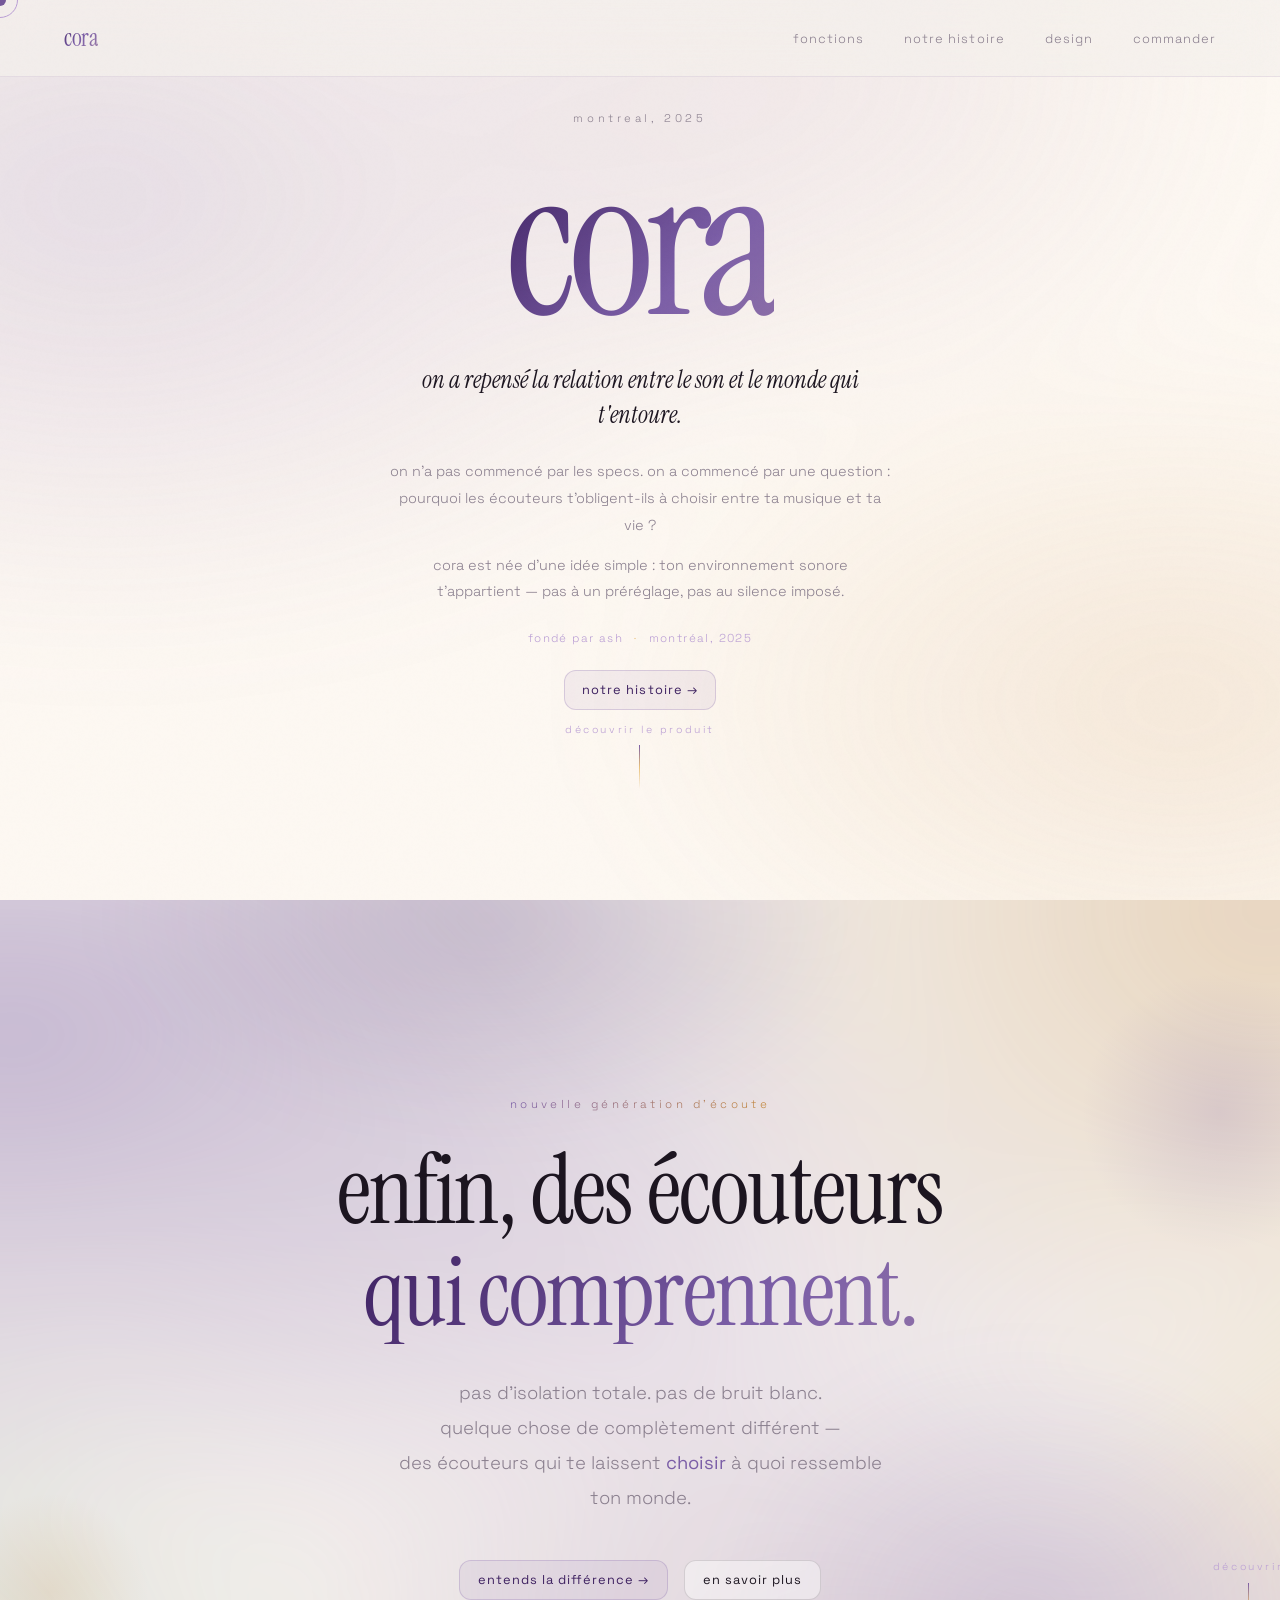
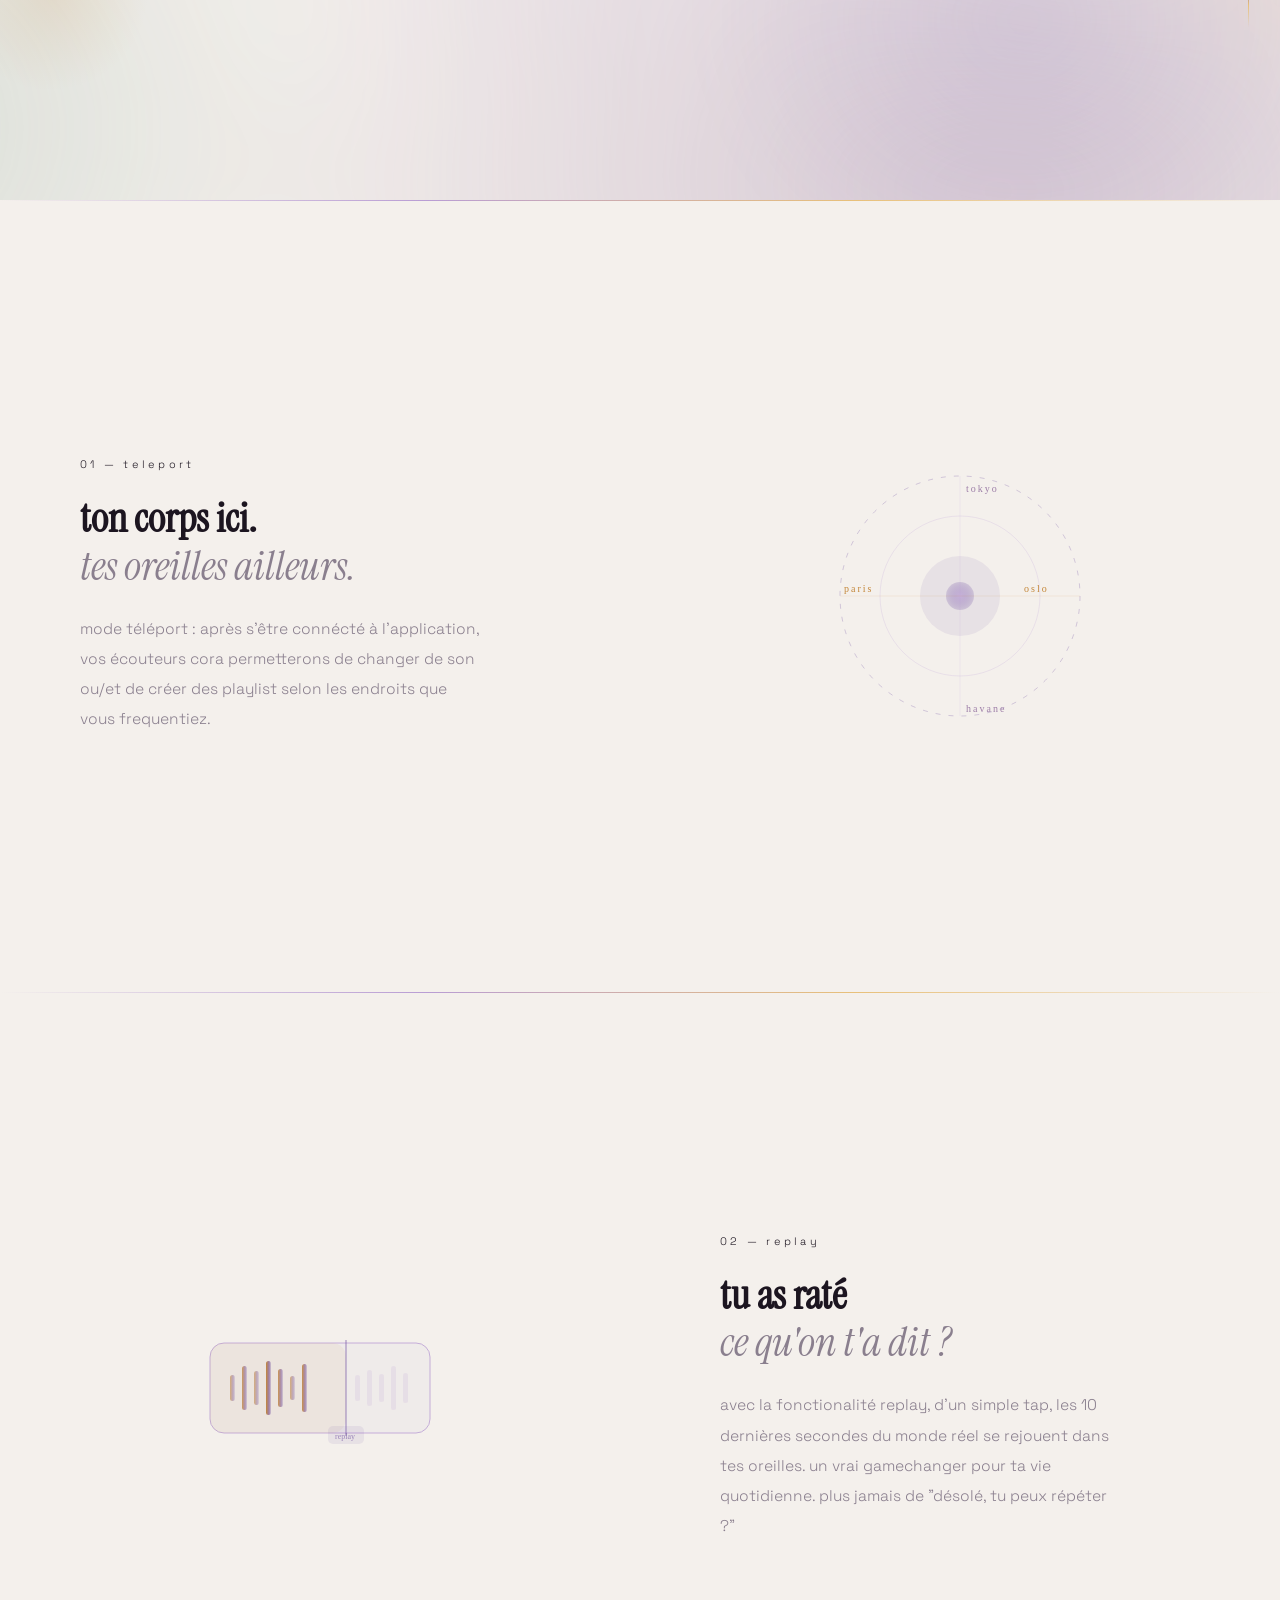
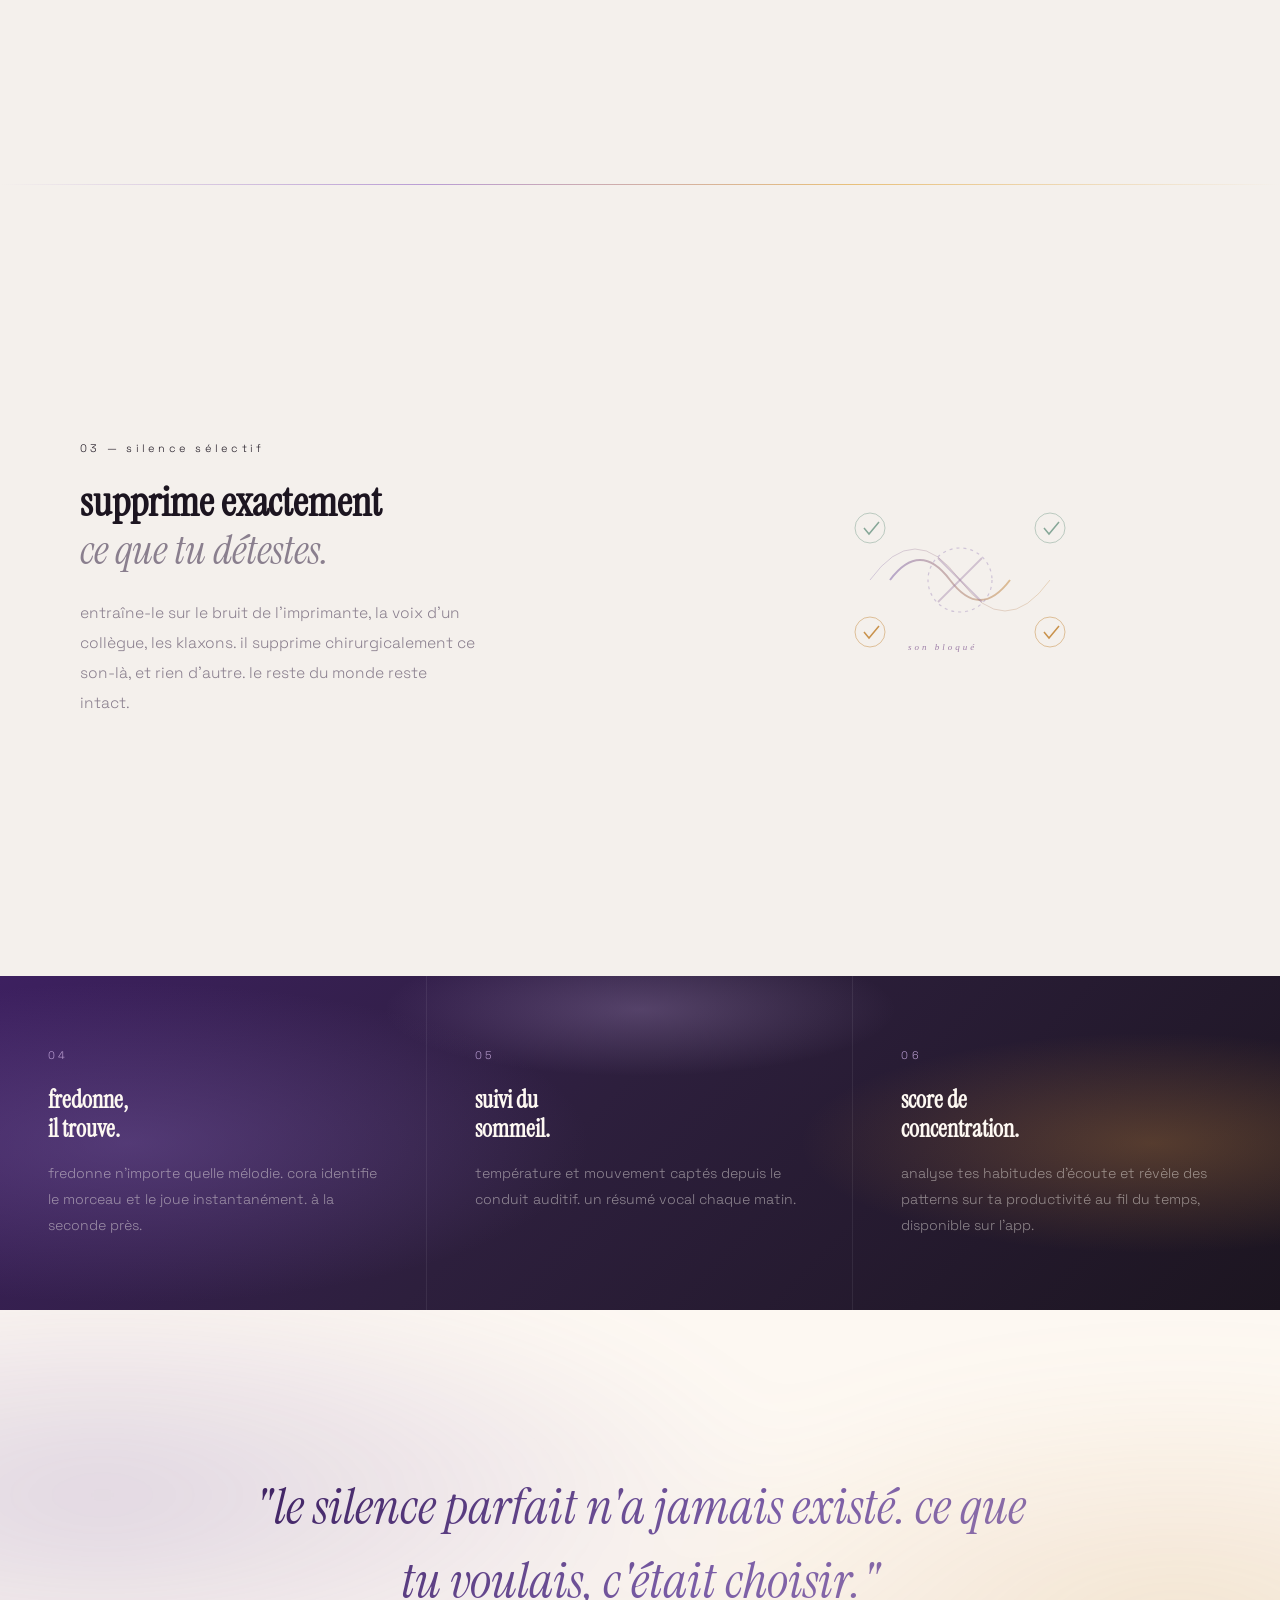
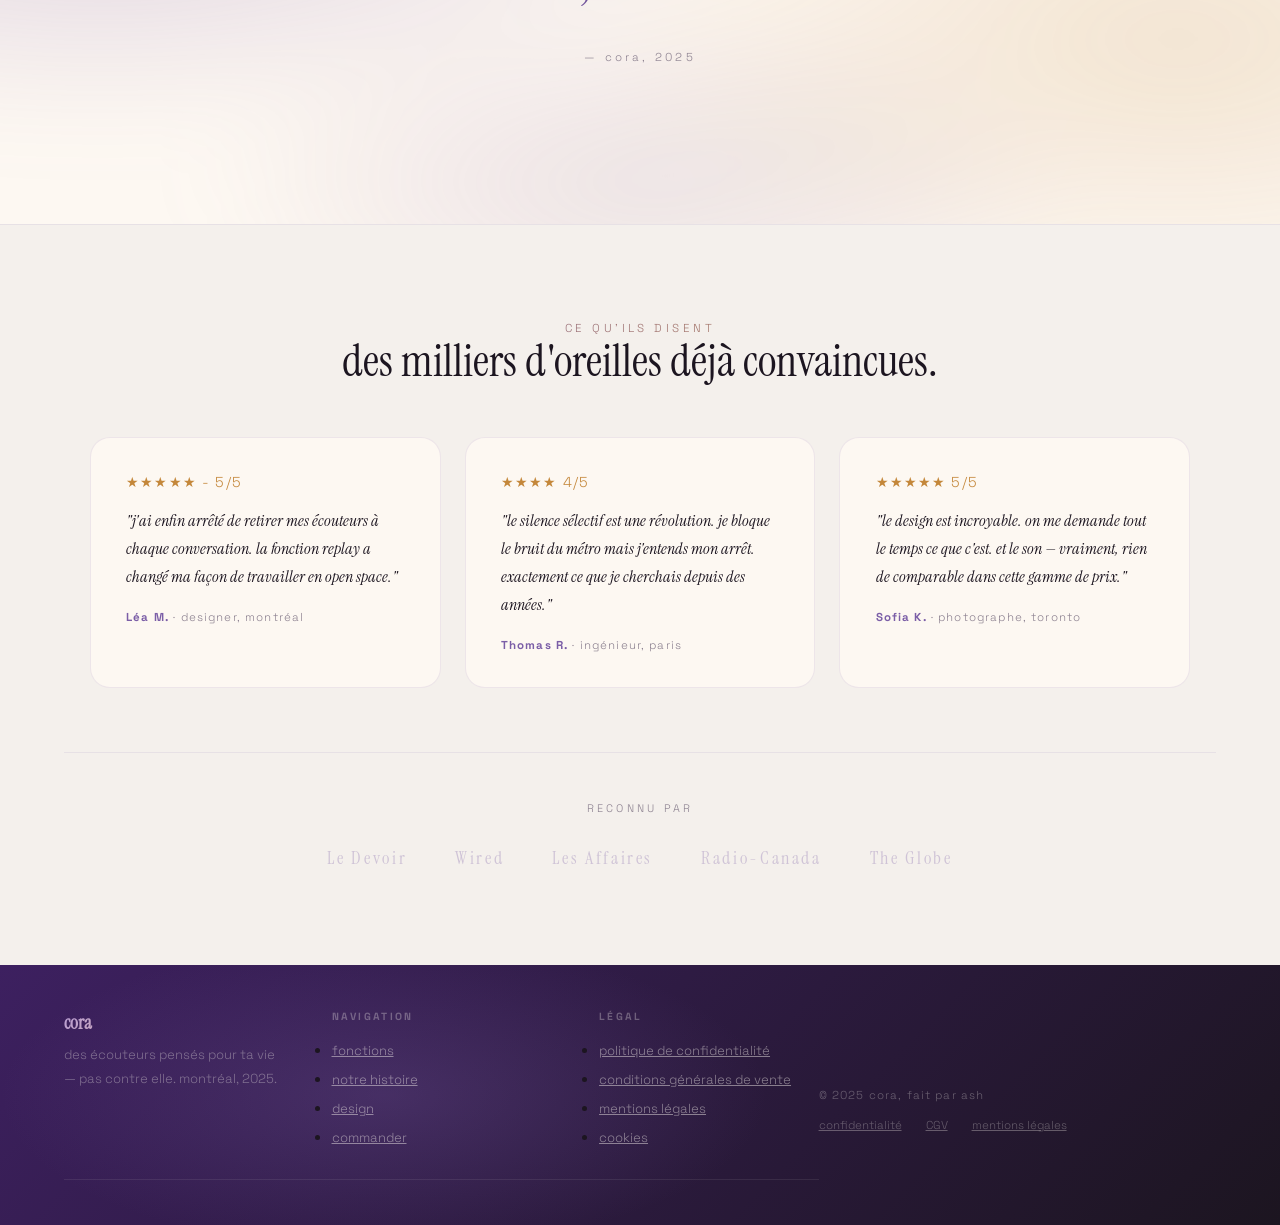
<file: index.html>
<!DOCTYPE html>
<html lang="fr">
<head>
    <meta charset="UTF-8"/>
    <meta name="viewport" content="width=device-width, initial-scale=1.0"/>
    <title>cora — enfin, des écouteurs qui comprennent.</title>
    <link href="https://fonts.googleapis.com/css2?family=Instrument+Serif:ital@0;1&family=Space+Grotesk:wght@300;400;500&display=swap" rel="stylesheet"/>
    <link rel="stylesheet" href="styles.css"/>
</head>
<body>

<div class="cursor" id="cursor"></div>
<div class="cursor-ring" id="cursorRing"></div>

<!-- BRAND INTRO -->
<section class="brand-intro">
    <div class="brand-intro-inner">
        <p class="brand-intro-eyebrow">montreal, 2025</p>
        <h1 class="brand-intro-name">cora</h1>
        <p class="brand-intro-tagline">on a repensé la relation entre le son et le monde qui t'entoure.</p>
        <div class="brand-intro-manifesto">
            <p>
                on n'a pas commencé par les specs. on a commencé par une question : pourquoi les écouteurs t'obligent-ils à choisir entre ta musique et ta vie ?
            </p>
            <p>
                cora est née d'une idée simple : ton environnement sonore t'appartient — pas à un préréglage, pas au silence imposé.
            </p>
        </div>
        <div class="brand-intro-founders">
            <span>fondé par ash</span>
            <span class="brand-intro-dot">·</span>
            <span>montréal, 2025</span>
        </div>
        <div class="brand-intro-actions">
            <a href="story.html" class="btn btn-primary"><span>notre histoire →</span></a>
            <a class="brand-intro-scroll" href="#product">
                <span>découvrir le produit</span>
                <div class="scroll-line"></div>
            </a>
        </div>
    </div>
</section>

<!-- NAV -->
<nav>
    <div class="nav-logo">cora</div>
    <ul class="nav-links">
        <li><a href="#">fonctions</a></li>
        <li><a href="story.html">notre histoire</a></li>
        <li><a href="design.html">design</a></li>
        <li><a href="checkout.html">commander</a></li>
    </ul>
</nav>

<!-- HERO -->
<section class="hero" id="product">
    <div class="hero-bg"></div>
    <div class="hero-bg2"></div>
    <div class="hero-overlay"></div>
    <div class="orb orb1"></div>
    <div class="orb orb2"></div>

    <p class="hero-label">nouvelle génération d'écoute</p>
    <h1 class="hero-title">
        enfin, des écouteurs<br/>
        <span class="gradient-word">qui comprennent.</span>
    </h1>
    <p class="hero-sub">
        pas d'isolation totale. pas de bruit blanc.<br/>
        quelque chose de complètement différent —<br/>
        des écouteurs qui te laissent <strong>choisir</strong> à quoi ressemble ton monde.
    </p>
    <div class="hero-btns">
        <a href="checkout.html" class="btn btn-primary"><span>entends la différence →</span></a>
        <a href="design.html" class="btn btn-outline"><span>en savoir plus</span></a>
    </div>

    <div class="scroll-hint">
        <span>découvrir</span>
        <div class="scroll-line"></div>
    </div>
</section>

<!-- SECTION 1 -->
<section class="split reveal">
    <div class="split-text">
        <p class="split-tag reveal reveal-delay-1">01 — teleport</p>
        <h2 class="split-title reveal reveal-delay-2">ton corps ici.<br/><em>tes oreilles ailleurs.</em></h2>
        <p class="split-body reveal reveal-delay-3">
            mode téléport : après s'être connécté à l'application, vos écouteurs cora permetterons de changer de son ou/et de créer des playlist
            selon les endroits que vous frequentiez.
        </p>
    </div>
    <div class="split-image">
        <div class="visual">
            <svg viewBox="0 0 300 300" fill="none" xmlns="http://www.w3.org/2000/svg">
                <defs>
                    <radialGradient id="g1" cx="50%" cy="50%" r="50%">
                        <stop offset="0%" stop-color="#B99DD4" stop-opacity="0.9"/>
                        <stop offset="100%" stop-color="#7B5EA7" stop-opacity="0.3"/>
                    </radialGradient>
                </defs>
                <circle cx="150" cy="150" r="120" stroke="url(#g1)" stroke-width="1" stroke-dasharray="5 8"/>
                <circle cx="150" cy="150" r="80" stroke="#B99DD4" stroke-width="0.5" opacity="0.4"/>
                <circle cx="150" cy="150" r="40" fill="#7B5EA7" opacity="0.1"/>
                <circle cx="150" cy="150" r="14" fill="url(#g1)" opacity="0.8"/>
                <line x1="150" y1="30" x2="150" y2="270" stroke="#B99DD4" stroke-width="0.5" opacity="0.22"/>
                <line x1="30" y1="150" x2="270" y2="150" stroke="#C4873A" stroke-width="0.5" opacity="0.22"/>
                <text x="156" y="46" font-family="Fraunces" font-size="10" fill="#9E7FA8" letter-spacing="2">tokyo</text>
                <text x="156" y="266" font-family="Fraunces" font-size="10" fill="#9E7FA8" letter-spacing="2">havane</text>
                <text x="34" y="146" font-family="Fraunces" font-size="10" fill="#C4873A" letter-spacing="2">paris</text>
                <text x="214" y="146" font-family="Fraunces" font-size="10" fill="#C4873A" letter-spacing="2">oslo</text>
            </svg>
        </div>
    </div>
</section>

<!-- SECTION 2 -->
<section class="split reverse reveal">
    <div class="split-text">
        <p class="split-tag reveal reveal-delay-1">02 — replay</p>
        <h2 class="split-title reveal reveal-delay-2">tu as raté<br/><em>ce qu'on t'a dit ?</em></h2>
        <p class="split-body reveal reveal-delay-3">
            avec la fonctionalité replay, d'un simple tap, les 10 dernières secondes du monde réel se rejouent dans tes oreilles.
            un vrai gamechanger pour ta vie quotidienne. plus jamais de "désolé, tu peux répéter ?"
        </p>
    </div>
    <div class="split-image">
        <div class="visual">
            <svg viewBox="0 0 300 220" fill="none" xmlns="http://www.w3.org/2000/svg">
                <defs>
                    <linearGradient id="wg" x1="0" y1="0" x2="1" y2="0">
                        <stop offset="0%" stop-color="#C4873A"/>
                        <stop offset="60%" stop-color="#9E7FA8"/>
                        <stop offset="100%" stop-color="#7B5EA7" stop-opacity="0.2"/>
                    </linearGradient>
                </defs>
                <rect x="40" y="65" width="220" height="90" rx="14" stroke="#B99DD4" stroke-width="0.8" fill="rgba(123,94,167,0.04)"/>
                <rect x="40" y="65" width="136" height="90" rx="14" fill="rgba(196,135,58,0.07)"/>
                <rect x="60" y="97" width="5" height="26" rx="2.5" fill="url(#wg)" opacity="0.6"/>
                <rect x="72" y="88" width="5" height="44" rx="2.5" fill="url(#wg)" opacity="0.8"/>
                <rect x="84" y="93" width="5" height="34" rx="2.5" fill="url(#wg)" opacity="0.6"/>
                <rect x="96" y="83" width="5" height="54" rx="2.5" fill="url(#wg)"/>
                <rect x="108" y="91" width="5" height="38" rx="2.5" fill="url(#wg)" opacity="0.85"/>
                <rect x="120" y="98" width="5" height="24" rx="2.5" fill="url(#wg)" opacity="0.6"/>
                <rect x="132" y="86" width="5" height="48" rx="2.5" fill="url(#wg)" opacity="0.9"/>
                <line x1="176" y1="62" x2="176" y2="158" stroke="#7B5EA7" stroke-width="1.5" opacity="0.5"/>
                <rect x="158" y="148" width="36" height="18" rx="5" fill="rgba(123,94,167,0.1)"/>
                <text x="165" y="161" font-family="Fraunces" font-size="8" fill="#7B5EA7" opacity="0.7">replay</text>
                <rect x="185" y="97" width="5" height="26" rx="2.5" fill="#B99DD4" opacity="0.16"/>
                <rect x="197" y="92" width="5" height="36" rx="2.5" fill="#B99DD4" opacity="0.16"/>
                <rect x="209" y="96" width="5" height="28" rx="2.5" fill="#B99DD4" opacity="0.16"/>
                <rect x="221" y="88" width="5" height="44" rx="2.5" fill="#B99DD4" opacity="0.16"/>
                <rect x="233" y="95" width="5" height="30" rx="2.5" fill="#B99DD4" opacity="0.16"/>
            </svg>
        </div>
    </div>
</section>

<!-- SECTION 3 -->
<section class="split reveal">
    <div class="split-text">
        <p class="split-tag reveal reveal-delay-1">03 — silence sélectif</p>
        <h2 class="split-title reveal reveal-delay-2">supprime exactement<br/><em>ce que tu détestes.</em></h2>
        <p class="split-body reveal reveal-delay-3">
            entraîne-le sur le bruit de l'imprimante, la voix d'un collègue, les klaxons.
            il supprime chirurgicalement ce son-là, et rien d'autre.
            le reste du monde reste intact.
        </p>
    </div>
    <div class="split-image">
        <div class="visual">
            <svg viewBox="0 0 300 260" fill="none" xmlns="http://www.w3.org/2000/svg">
                <defs>
                    <linearGradient id="wg2" x1="0" y1="0" x2="1" y2="0">
                        <stop offset="0%" stop-color="#7B5EA7"/>
                        <stop offset="100%" stop-color="#C4873A"/>
                    </linearGradient>
                </defs>
                <path d="M80 130 Q110 90 140 130 Q170 170 200 130" stroke="url(#wg2)" stroke-width="2" fill="none" opacity="0.5"/>
                <path d="M60 130 Q105 68 150 130 Q195 192 240 130" stroke="url(#wg2)" stroke-width="1" fill="none" opacity="0.28"/>
                <circle cx="150" cy="130" r="32" stroke="#7B5EA7" stroke-width="1.2" opacity="0.3" stroke-dasharray="3 4"/>
                <line x1="128" y1="108" x2="172" y2="152" stroke="#9E7FA8" stroke-width="1.8" opacity="0.42"/>
                <line x1="172" y1="108" x2="128" y2="152" stroke="#9E7FA8" stroke-width="1.8" opacity="0.42"/>
                <text x="98" y="200" font-family="Fraunces" font-size="9" fill="#9E7FA8" letter-spacing="3" font-style="italic">son bloqué</text>
                <circle cx="60" cy="78" r="15" stroke="#7A9E8E" stroke-width="0.8" opacity="0.6"/>
                <polyline points="54,78 59,84 69,72" stroke="#7A9E8E" stroke-width="1.5" fill="none" opacity="0.9"/>
                <circle cx="240" cy="78" r="15" stroke="#7A9E8E" stroke-width="0.8" opacity="0.6"/>
                <polyline points="234,78 239,84 249,72" stroke="#7A9E8E" stroke-width="1.5" fill="none" opacity="0.9"/>
                <circle cx="60" cy="182" r="15" stroke="#C4873A" stroke-width="0.8" opacity="0.6"/>
                <polyline points="54,182 59,188 69,176" stroke="#C4873A" stroke-width="1.5" fill="none" opacity="0.9"/>
                <circle cx="240" cy="182" r="15" stroke="#C4873A" stroke-width="0.8" opacity="0.6"/>
                <polyline points="234,182 239,188 249,176" stroke="#C4873A" stroke-width="1.5" fill="none" opacity="0.9"/>
            </svg>
        </div>
    </div>
</section>

<!-- FEATURES -->
<div class="features-strip">
    <div class="feature-item reveal reveal-delay-1">
        <p class="feature-num">04</p>
        <h3 class="feature-title">fredonne,<br/>il trouve.</h3>
        <p class="feature-body">fredonne n'importe quelle mélodie. cora identifie le morceau et le joue instantanément. à la seconde près.</p>
    </div>
    <div class="feature-item reveal reveal-delay-2">
        <p class="feature-num">05</p>
        <h3 class="feature-title">suivi du<br/>sommeil.</h3>
        <p class="feature-body">température et mouvement captés depuis le conduit auditif. un résumé vocal chaque matin.</p>
    </div>
    <div class="feature-item reveal reveal-delay-3">
        <p class="feature-num">06</p>
        <h3 class="feature-title">score de<br/>concentration.</h3>
        <p class="feature-body">analyse tes habitudes d'écoute et révèle des patterns sur ta productivité au fil du temps, disponible sur l'app.</p>
    </div>
</div>

<!-- QUOTE -->
<section class="quote-section reveal">
    <p class="quote-text">"le silence parfait n'a jamais existé. ce que tu voulais, c'était choisir."</p>
    <p class="quote-attr">— cora, 2025</p>
</section>


<!-- TESTIMONIALS -->
<section class="testimonials-section reveal">
    <p class="section-kicker" style="text-align:center">ce qu'ils disent</p>
    <h2>des milliers d'oreilles déjà convaincues.</h2>
    <div class="testimonials-grid">
        <div class="testimonial-card reveal reveal-delay-1">
            <div class="testimonial-stars">★★★★★ - 5/5</div>
            <p class="testimonial-text">"j'ai enfin arrêté de retirer mes écouteurs à chaque conversation. la fonction replay a changé ma façon de travailler en open space."</p>
            <p class="testimonial-author"><strong>Léa M.</strong> · designer, montréal</p>
        </div>
        <div class="testimonial-card reveal reveal-delay-2">
            <div class="testimonial-stars">★★★★ 4/5</div>
            <p class="testimonial-text">"le silence sélectif est une révolution. je bloque le bruit du métro mais j'entends mon arrêt. exactement ce que je cherchais depuis des années."</p>
            <p class="testimonial-author"><strong>Thomas R.</strong> · ingénieur, paris</p>
        </div>
        <div class="testimonial-card reveal reveal-delay-3">
            <div class="testimonial-stars">★★★★★ 5/5</div>
            <p class="testimonial-text">"le design est incroyable. on me demande tout le temps ce que c'est. et le son — vraiment, rien de comparable dans cette gamme de prix."</p>
            <p class="testimonial-author"><strong>Sofia K.</strong> · photographe, toronto</p>
        </div>
    </div>
    <div class="partners-bar reveal">
        <p>reconnu par</p>
        <div class="partners-logos">
            <span class="partner-logo">Le Devoir</span>
            <span class="partner-logo">Wired</span>
            <span class="partner-logo">Les Affaires</span>
            <span class="partner-logo">Radio-Canada</span>
            <span class="partner-logo">The Globe</span>
        </div>
    </div>
</section>

<!-- FOOTER -->
<footer>
    <div class="footer-top">
        <div>
            <div class="footer-logo">cora</div>
            <p class="footer-brand-desc">des écouteurs pensés pour ta vie — pas contre elle. montréal, 2025.</p>
        </div>
        <div class="footer-col">
            <h4>navigation</h4>
            <ul>
                <li><a href="index.html">fonctions</a></li>
                <li><a href="story.html">notre histoire</a></li>
                <li><a href="design.html">design</a></li>
                <li><a href="checkout.html">commander</a></li>
            </ul>
        </div>
        <div class="footer-col">
            <h4>légal</h4>
            <ul>
                <li><a href="legal.html#privacy">politique de confidentialité</a></li>
                <li><a href="legal.html#cgv">conditions générales de vente</a></li>
                <li><a href="legal.html#mentions">mentions légales</a></li>
                <li><a href="legal.html#cookies">cookies</a></li>
            </ul>
        </div>
    </div>
    <div class="footer-bottom">
        <p class="footer-copy">© 2025 cora, fait par ash</p>
        <div class="footer-legal">
            <a href="legal.html#privacy">confidentialité</a>
            <a href="legal.html#cgv">CGV</a>
            <a href="legal.html#mentions">mentions légales</a>
        </div>
    </div>
</footer>

<script src="script.js" defer></script>
</body>
</html>
</file>
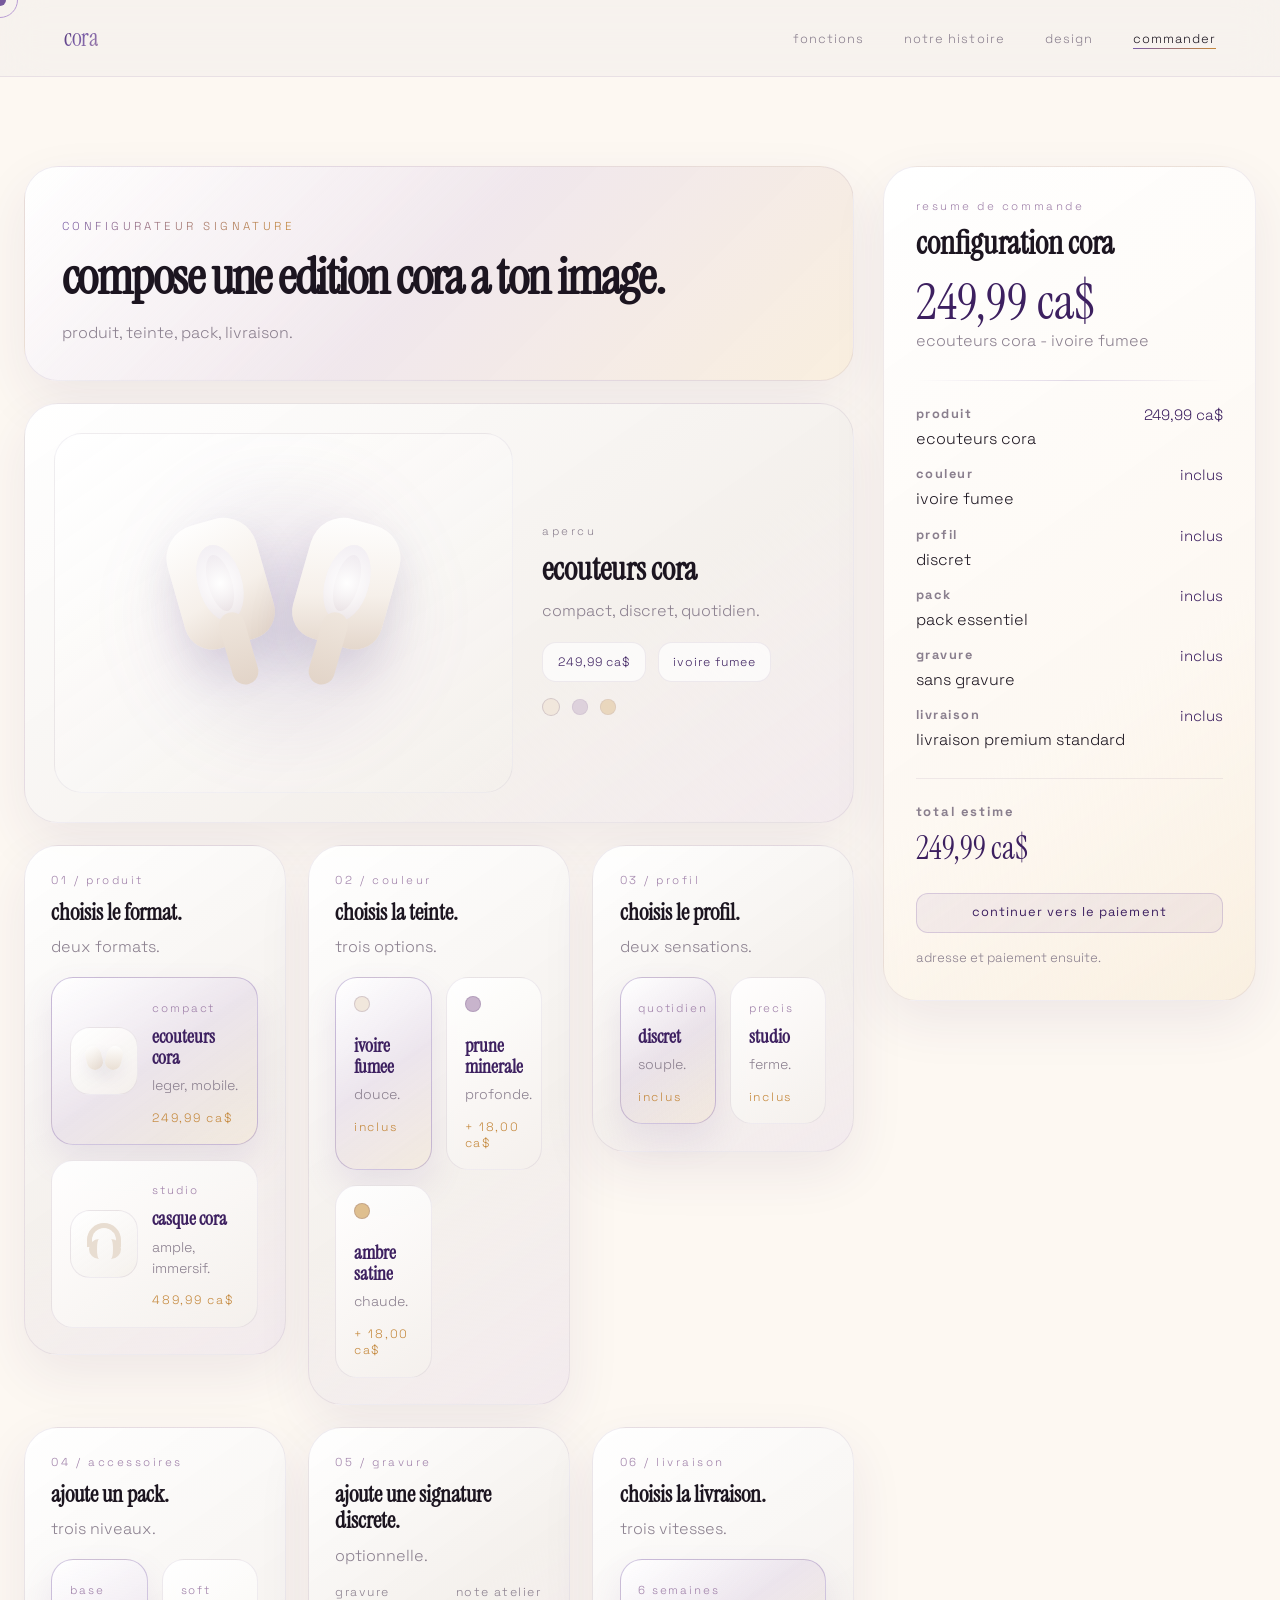
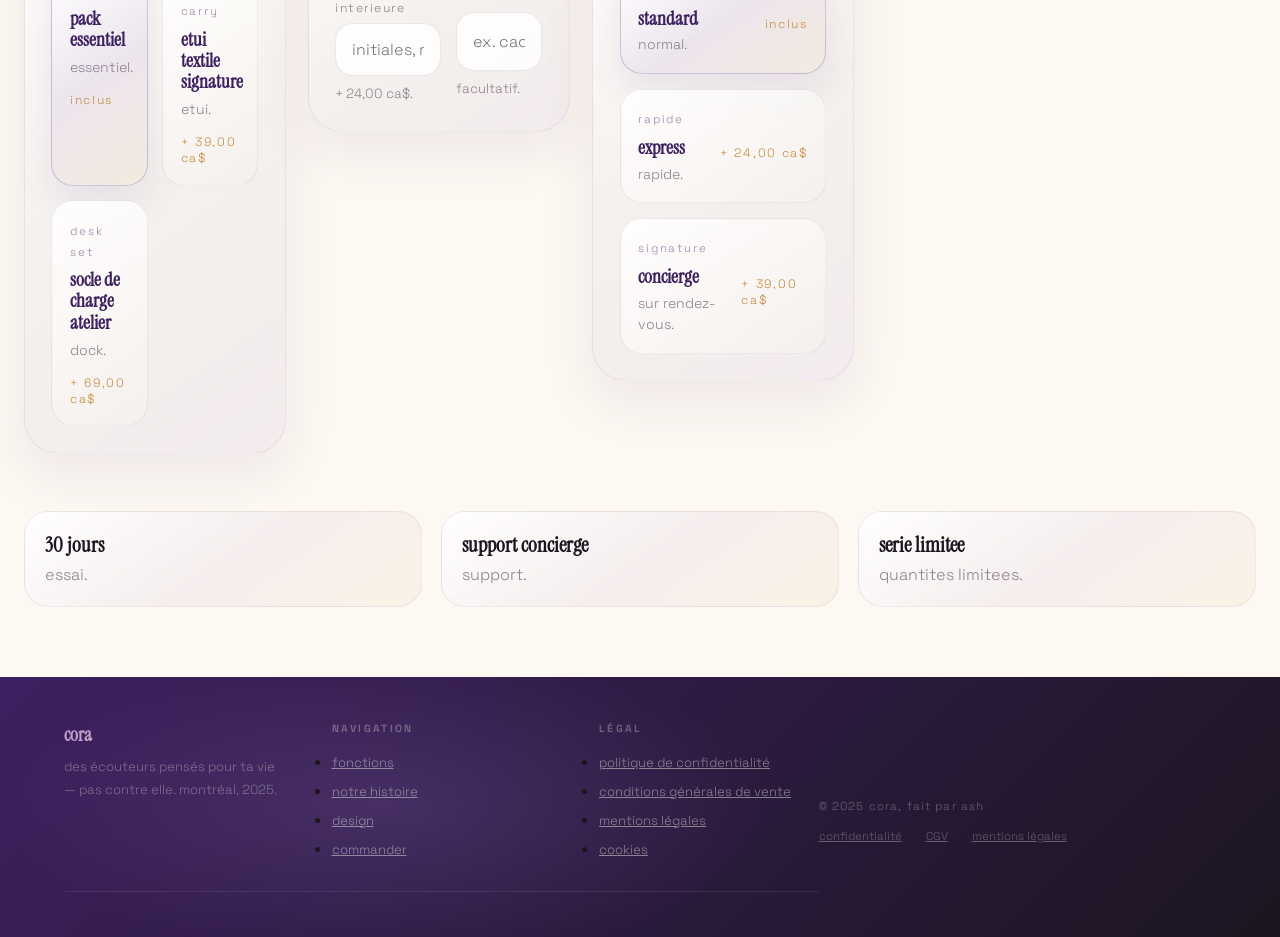
<file: checkout.html>
<!DOCTYPE html>
<html lang="fr">
<head>
    <meta charset="UTF-8"/>
    <meta name="viewport" content="width=device-width, initial-scale=1.0"/>
    <title>cora - checkout</title>
    <link href="https://fonts.googleapis.com/css2?family=Instrument+Serif:ital@0;1&family=Space+Grotesk:wght@300;400;500&display=swap" rel="stylesheet"/>
    <link rel="stylesheet" href="styles.css"/>
</head>
<body class="checkout-body">

<div class="cursor" id="cursor"></div>
<div class="cursor-ring" id="cursorRing"></div>

<nav>
    <a href="index.html" class="nav-logo">cora</a>
    <ul class="nav-links">
        <li><a href="index.html">fonctions</a></li>
        <li><a href="story.html">notre histoire</a></li>
        <li><a href="design.html">design</a></li>
        <li><a href="checkout.html" class="active">commander</a></li>
    </ul>
</nav>

<main class="checkout-page">
    <section class="checkout-shell">
        <form id="checkout-form" class="checkout-panel" data-checkout-form data-base-price="249.99">
            <div class="checkout-header reveal">
                <p class="section-kicker">configurateur signature</p>
                <h1>compose une edition cora a ton image.</h1>
                <p>produit, teinte, pack, livraison.</p>
            </div>

            <section class="product-stage reveal reveal-delay-1">
                <div class="product-visual-shell" data-product-stage data-product="earbuds" data-color="ivory">
                    <div class="visual-glow"></div>
                    <div class="visual-product visual-earbuds">
                        <div class="earbud earbud-left"><span class="earbud-core"></span></div>
                        <div class="earbud earbud-right"><span class="earbud-core"></span></div>
                    </div>
                    <div class="visual-product visual-headset">
                        <div class="headset-band"></div>
                        <div class="headset-cup headset-cup-left"><span></span></div>
                        <div class="headset-cup headset-cup-right"><span></span></div>
                    </div>
                </div>
                <div class="product-stage-copy">
                    <p class="step-count">apercu</p>
                    <h2 data-stage-product>ecouteurs cora</h2>
                    <p data-stage-copy>compact, discret, quotidien.</p>
                    <div class="stage-pills">
                        <span class="stage-pill" data-stage-price>249,99 ca$</span>
                        <span class="stage-pill" data-stage-color-name>ivoire fumee</span>
                    </div>
                    <div class="stage-swatches">
                        <span class="stage-swatch is-active" data-stage-swatch="ivory"></span>
                        <span class="stage-swatch" data-stage-swatch="prune"></span>
                        <span class="stage-swatch" data-stage-swatch="amber"></span>
                    </div>
                </div>
            </section>

            <div class="checkout-grid">
                <section class="step-card reveal reveal-delay-1">
                    <p class="step-count">01 / produit</p>
                    <h2 class="step-title">choisis le format.</h2>
                    <p class="step-copy">deux formats.</p>
                    <div class="choice-grid single">
                        <div>
                            <input class="option-input" type="radio" name="product" id="product-earbuds" checked data-label="ecouteurs cora" data-price="249.99" data-visual="earbuds" data-stage-copy="compact, discret, quotidien."/>
                            <label class="choice-card media" for="product-earbuds">
                                <span class="mini-visual mini-earbuds"></span>
                                <span class="choice-copy">
                                    <span class="choice-eyebrow">compact</span>
                                    <strong>ecouteurs cora</strong>
                                    <p>leger, mobile.</p>
                                    <span class="choice-price">249,99 ca$</span>
                                </span>
                            </label>
                        </div>
                        <div>
                            <input class="option-input" type="radio" name="product" id="product-headset" data-label="casque cora" data-price="489.99" data-visual="headset" data-stage-copy="ample, enveloppant, studio."/>
                            <label class="choice-card media" for="product-headset">
                                <span class="mini-visual mini-headset"></span>
                                <span class="choice-copy">
                                    <span class="choice-eyebrow">studio</span>
                                    <strong>casque cora</strong>
                                    <p>ample, immersif.</p>
                                    <span class="choice-price">489,99 ca$</span>
                                </span>
                            </label>
                        </div>
                    </div>
                </section>

                <section class="step-card reveal reveal-delay-1">
                    <p class="step-count">02 / couleur</p>
                    <h2 class="step-title">choisis la teinte.</h2>
                    <p class="step-copy">trois options.</p>
                    <div class="choice-grid">
                        <div>
                            <input class="option-input" type="radio" name="color" id="color-ivory" checked data-label="ivoire fumee" data-price="0" data-color="ivory"/>
                            <label class="choice-card" for="color-ivory">
                                <span class="color-dot color-ivory"></span>
                                <strong>ivoire fumee</strong>
                                <p>douce.</p>
                                <span class="choice-price">inclus</span>
                            </label>
                        </div>
                        <div>
                            <input class="option-input" type="radio" name="color" id="color-prune" data-label="prune minerale" data-price="18" data-color="prune"/>
                            <label class="choice-card" for="color-prune">
                                <span class="color-dot color-prune"></span>
                                <strong>prune minerale</strong>
                                <p>profonde.</p>
                                <span class="choice-price">+ 18,00 ca$</span>
                            </label>
                        </div>
                        <div>
                            <input class="option-input" type="radio" name="color" id="color-amber" data-label="ambre satine" data-price="18" data-color="amber"/>
                            <label class="choice-card" for="color-amber">
                                <span class="color-dot color-amber"></span>
                                <strong>ambre satine</strong>
                                <p>chaude.</p>
                                <span class="choice-price">+ 18,00 ca$</span>
                            </label>
                        </div>
                    </div>
                </section>

                <section class="step-card reveal reveal-delay-1">
                    <p class="step-count">03 / profil</p>
                    <h2 class="step-title">choisis le profil.</h2>
                    <p class="step-copy">deux sensations.</p>
                    <div class="choice-grid">
                        <div>
                            <input class="option-input" type="radio" name="profile" id="profile-discreet" checked data-label="discret" data-price="0"/>
                            <label class="choice-card" for="profile-discreet">
                                <span class="choice-eyebrow">quotidien</span>
                                <strong>discret</strong>
                                <p>souple.</p>
                                <span class="choice-price">inclus</span>
                            </label>
                        </div>
                        <div>
                            <input class="option-input" type="radio" name="profile" id="profile-studio" data-label="studio" data-price="0"/>
                            <label class="choice-card" for="profile-studio">
                                <span class="choice-eyebrow">precis</span>
                                <strong>studio</strong>
                                <p>ferme.</p>
                                <span class="choice-price">inclus</span>
                            </label>
                        </div>
                    </div>
                </section>

                <section class="step-card reveal reveal-delay-2">
                    <p class="step-count">04 / accessoires</p>
                    <h2 class="step-title">ajoute un pack.</h2>
                    <p class="step-copy">trois niveaux.</p>
                    <div class="choice-grid">
                        <div>
                            <input class="option-input" type="radio" name="pack" id="pack-core" checked data-label="pack essentiel" data-price="0"/>
                            <label class="choice-card" for="pack-core">
                                <span class="choice-eyebrow">base</span>
                                <strong>pack essentiel</strong>
                                <p>essentiel.</p>
                                <span class="choice-price">inclus</span>
                            </label>
                        </div>
                        <div>
                            <input class="option-input" type="radio" name="pack" id="pack-textile" data-label="etui textile signature" data-price="39"/>
                            <label class="choice-card" for="pack-textile">
                                <span class="choice-eyebrow">soft carry</span>
                                <strong>etui textile signature</strong>
                                <p>etui.</p>
                                <span class="choice-price">+ 39,00 ca$</span>
                            </label>
                        </div>
                        <div>
                            <input class="option-input" type="radio" name="pack" id="pack-dock" data-label="socle de charge atelier" data-price="69"/>
                            <label class="choice-card" for="pack-dock">
                                <span class="choice-eyebrow">desk set</span>
                                <strong>socle de charge atelier</strong>
                                <p>dock.</p>
                                <span class="choice-price">+ 69,00 ca$</span>
                            </label>
                        </div>
                    </div>
                </section>

                <section class="step-card reveal reveal-delay-3">
                    <p class="step-count">05 / gravure</p>
                    <h2 class="step-title">ajoute une signature discrete.</h2>
                    <p class="step-copy">optionnelle.</p>
                    <div class="field-grid">
                        <div class="field">
                            <label for="engraving">gravure interieure</label>
                            <input id="engraving" name="engraving" type="text" maxlength="18" placeholder="initiales, mot, date" data-engraving-input/>
                            <small>+ 24,00 ca$.</small>
                        </div>
                        <div class="field">
                            <label for="concierge-note">note atelier</label>
                            <input id="concierge-note" name="concierge-note" type="text" maxlength="40" placeholder="ex. cadeau, date precise"/>
                            <small>facultatif.</small>
                        </div>
                    </div>
                </section>

                <section class="step-card reveal reveal-delay-3">
                    <p class="step-count">06 / livraison</p>
                    <h2 class="step-title">choisis la livraison.</h2>
                    <p class="step-copy">trois vitesses.</p>
                    <div class="choice-grid single">
                        <div>
                            <input class="option-input" type="radio" name="delivery" id="delivery-standard" checked data-label="livraison premium standard" data-price="0"/>
                            <label class="choice-card inline" for="delivery-standard">
                                <div>
                                    <span class="choice-eyebrow">6 semaines</span>
                                    <strong>standard</strong>
                                    <p>normal.</p>
                                </div>
                                <span class="choice-price">inclus</span>
                            </label>
                        </div>
                        <div>
                            <input class="option-input" type="radio" name="delivery" id="delivery-express" data-label="express 48 h apres production" data-price="24"/>
                            <label class="choice-card inline" for="delivery-express">
                                <div>
                                    <span class="choice-eyebrow">rapide</span>
                                    <strong>express</strong>
                                    <p>rapide.</p>
                                </div>
                                <span class="choice-price">+ 24,00 ca$</span>
                            </label>
                        </div>
                        <div>
                            <input class="option-input" type="radio" name="delivery" id="delivery-concierge" data-label="remise concierge sur rendez-vous" data-price="39"/>
                            <label class="choice-card inline" for="delivery-concierge">
                                <div>
                                    <span class="choice-eyebrow">signature</span>
                                    <strong>concierge</strong>
                                    <p>sur rendez-vous.</p>
                                </div>
                                <span class="choice-price">+ 39,00 ca$</span>
                            </label>
                        </div>
                    </div>
                </section>
            </div>
        </form>

        <aside class="summary-panel reveal reveal-delay-2">
            <p class="summary-kicker">resume de commande</p>
            <h2 class="summary-title">configuration cora</h2>
            <div class="summary-topline">
                <div>
                    <div class="summary-price" data-summary-total>249,99 ca$</div>
                    <p class="summary-sub" data-summary-build>ecouteurs cora - ivoire fumee</p>
                </div>
            </div>

            <div class="summary-divider"></div>

            <div class="summary-list">
                <div class="summary-row">
                    <div>
                        <strong>produit</strong>
                        <span data-summary-product>ecouteurs cora</span>
                    </div>
                    <div class="summary-value" data-summary-price>249,99 ca$</div>
                </div>
                <div class="summary-row">
                    <div>
                        <strong>couleur</strong>
                        <span data-summary-color>ivoire fumee</span>
                    </div>
                    <div class="summary-value" data-summary-color-price>inclus</div>
                </div>
                <div class="summary-row">
                    <div>
                        <strong>profil</strong>
                        <span data-summary-profile>discret</span>
                    </div>
                    <div class="summary-value">inclus</div>
                </div>
                <div class="summary-row">
                    <div>
                        <strong>pack</strong>
                        <span data-summary-pack>pack essentiel</span>
                    </div>
                    <div class="summary-value" data-summary-pack-price>inclus</div>
                </div>
                <div class="summary-row">
                    <div>
                        <strong>gravure</strong>
                        <span data-summary-engraving>sans gravure</span>
                    </div>
                    <div class="summary-value" data-summary-engraving-price>inclus</div>
                </div>
                <div class="summary-row">
                    <div>
                        <strong>livraison</strong>
                        <span data-summary-delivery>livraison premium standard</span>
                    </div>
                    <div class="summary-value" data-summary-delivery-price>inclus</div>
                </div>
            </div>

            <div class="summary-total">
                <div>
                    <strong>total estime</strong>
                    <span data-summary-total>249,99 ca$</span>
                </div>
            </div>

            <div class="summary-actions">
                <button type="button" class="btn btn-primary"><span>continuer vers le paiement</span></button>
                <p class="summary-note">adresse et paiement ensuite.</p>
            </div>
        </aside>
    </section>

    <section class="checkout-note">
        <article class="checkout-note-card reveal reveal-delay-1">
            <strong>30 jours</strong>
            <p>essai.</p>
        </article>
        <article class="checkout-note-card reveal reveal-delay-2">
            <strong>support concierge</strong>
            <p>support.</p>
        </article>
        <article class="checkout-note-card reveal reveal-delay-3">
            <strong>serie limitee</strong>
            <p>quantites limitees.</p>
        </article>
    </section>
</main>

<footer>
    <div class="footer-top">
        <div>
            <div class="footer-logo">cora</div>
            <p class="footer-brand-desc">des écouteurs pensés pour ta vie — pas contre elle. montréal, 2025.</p>
        </div>
        <div class="footer-col">
            <h4>navigation</h4>
            <ul>
                <li><a href="index.html">fonctions</a></li>
                <li><a href="story.html">notre histoire</a></li>
                <li><a href="design.html">design</a></li>
                <li><a href="checkout.html">commander</a></li>
            </ul>
        </div>
        <div class="footer-col">
            <h4>légal</h4>
            <ul>
                <li><a href="legal.html#privacy">politique de confidentialité</a></li>
                <li><a href="legal.html#cgv">conditions générales de vente</a></li>
                <li><a href="legal.html#mentions">mentions légales</a></li>
                <li><a href="legal.html#cookies">cookies</a></li>
            </ul>
        </div>
    </div>
    <div class="footer-bottom">
        <p class="footer-copy">© 2025 cora, fait par ash</p>
        <div class="footer-legal">
            <a href="legal.html#privacy">confidentialité</a>
            <a href="legal.html#cgv">CGV</a>
            <a href="legal.html#mentions">mentions légales</a>
        </div>
    </div>
</footer>

<script src="script.js" defer></script>
</body>
</html>
</file>
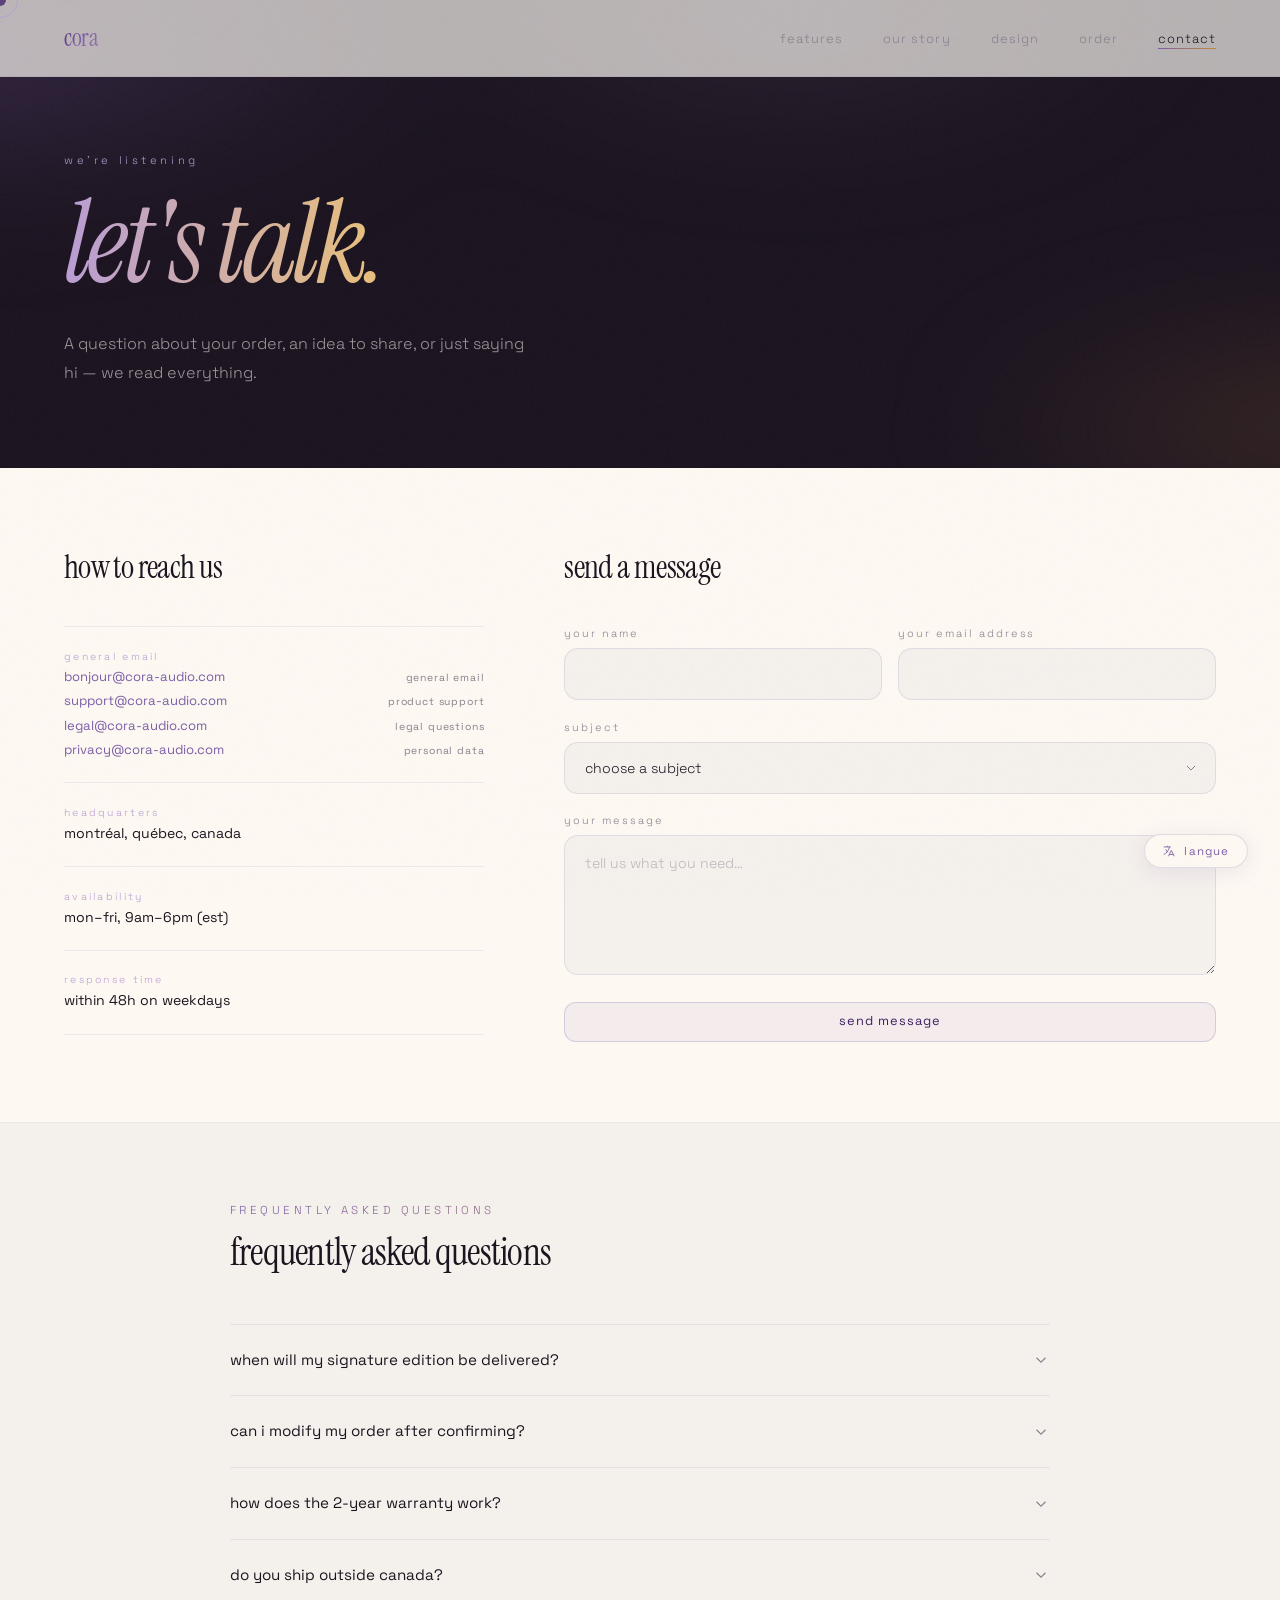
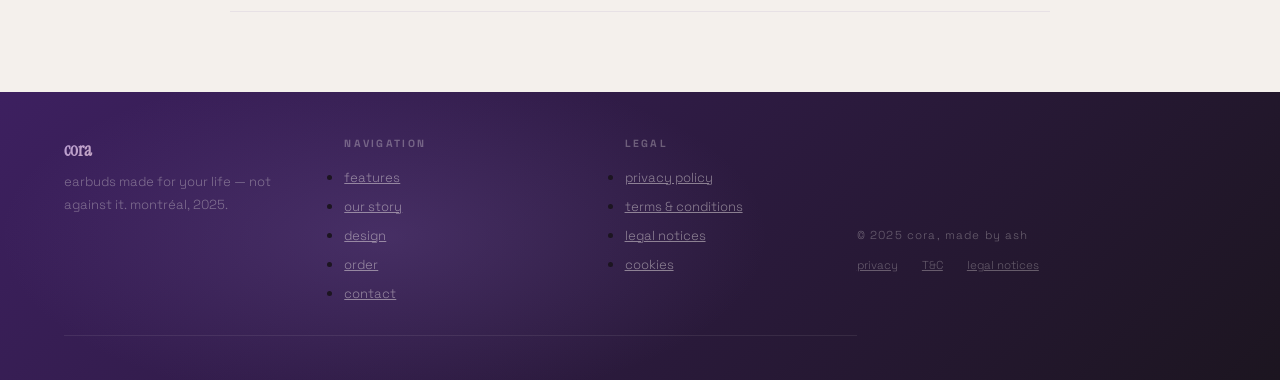
<file: contact.html>
<!DOCTYPE html>
<html lang="fr" data-i18n-title="contact.pageTitle">
<head>
    <meta charset="UTF-8"/>
    <meta name="viewport" content="width=device-width, initial-scale=1.0"/>
    <title>cora — contact</title>
    <link href="https://fonts.googleapis.com/css2?family=Instrument+Serif:ital@0;1&family=Space+Grotesk:wght@300;400;500&display=swap" rel="stylesheet"/>
    <link rel="stylesheet" href="styles.css"/>
    <style>
        /* ── LANG SWITCHER ─────────────────────────────────────── */
        .lang-switcher {
            position: fixed;
            bottom: 2rem;
            right: 2rem;
            z-index: 600;
            display: flex;
            flex-direction: column;
            align-items: flex-end;
            gap: 0.5rem;
        }

        .lang-toggle {
            background: var(--cream);
            border: 1px solid rgba(123,94,167,0.2);
            border-radius: 40px;
            padding: 0.55rem 1.1rem;
            font-family: 'Space Grotesk', sans-serif;
            font-size: 0.72rem;
            letter-spacing: 0.1em;
            color: var(--purple);
            cursor: none;
            display: flex;
            align-items: center;
            gap: 0.5rem;
            box-shadow: 0 4px 20px rgba(123,94,167,0.12);
            transition: all 0.2s;
        }

        .lang-toggle:hover {
            background: var(--purple);
            color: var(--cream);
            border-color: var(--purple);
        }

        .lang-toggle svg {
            width: 14px; height: 14px;
        }

        .lang-panel {
            background: var(--cream);
            border: 1px solid rgba(123,94,167,0.15);
            border-radius: 20px;
            padding: 0.8rem;
            display: none;
            flex-direction: column;
            gap: 0.2rem;
            box-shadow: 0 8px 40px rgba(28,21,32,0.12);
            min-width: 160px;
        }

        .lang-panel.open { display: flex; }

        .lang-panel-label {
            font-size: 0.62rem;
            letter-spacing: 0.22em;
            color: var(--muted);
            padding: 0.3rem 0.6rem 0.6rem;
            border-bottom: 1px solid rgba(123,94,167,0.08);
            margin-bottom: 0.3rem;
        }

        [data-lang-btn] {
            background: none;
            border: none;
            padding: 0.5rem 0.75rem;
            border-radius: 10px;
            font-family: 'Space Grotesk', sans-serif;
            font-size: 0.78rem;
            font-weight: 300;
            color: var(--muted);
            cursor: none;
            text-align: left;
            transition: all 0.15s;
            display: flex;
            align-items: center;
            gap: 0.6rem;
        }

        [data-lang-btn]:hover {
            background: rgba(123,94,167,0.06);
            color: var(--text);
        }

        [data-lang-btn].is-active {
            color: var(--purple);
            font-weight: 500;
            background: rgba(123,94,167,0.08);
        }

        [data-lang-btn].is-active::after {
            content: '✓';
            margin-left: auto;
            font-size: 0.65rem;
        }

        .lang-flag { font-size: 1rem; line-height: 1; }

        /* ── CONTACT HERO ──────────────────────────────────────── */
        .contact-hero {
            min-height: 52vh;
            display: flex;
            flex-direction: column;
            justify-content: flex-end;
            padding: 0 4rem 5rem;
            position: relative;
            overflow: hidden;
            background: var(--text);
        }

        .contact-hero-bg {
            position: absolute; inset: -10%;
            background:
                radial-gradient(ellipse 60% 55% at 5% 15%, rgba(123,94,167,0.6) 0%, transparent 55%),
                radial-gradient(ellipse 50% 45% at 95% 85%, rgba(196,135,58,0.4) 0%, transparent 50%),
                radial-gradient(ellipse 45% 55% at 60% 5%, rgba(158,127,168,0.35) 0%, transparent 55%);
            filter: blur(60px);
            animation: meshFloat 20s ease-in-out infinite alternate;
        }

        .contact-hero-overlay {
            position: absolute; inset: 0;
            background: rgba(28,21,32,0.5);
        }

        .contact-hero > *:not(.contact-hero-bg):not(.contact-hero-overlay) {
            position: relative; z-index: 2;
        }

        .contact-hero-kicker {
            font-size: 0.7rem;
            letter-spacing: 0.32em;
            color: var(--purple-light);
            margin-bottom: 1.2rem;
            opacity: 0;
            animation: fadeUp 0.7s ease forwards 0.2s;
        }

        .contact-hero-title {
            font-family: 'Instrument Serif', serif;
            font-size: clamp(3.5rem, 9vw, 8rem);
            font-weight: 400;
            line-height: 1.0;
            letter-spacing: -0.04em;
            color: var(--cream);
            max-width: 700px;
            opacity: 0;
            animation: fadeUp 0.9s ease forwards 0.35s;
        }

        .contact-hero-title em {
            font-style: italic;
            background: linear-gradient(90deg, var(--purple-light), var(--amber-light));
            -webkit-background-clip: text;
            -webkit-text-fill-color: transparent;
            background-clip: text;
        }

        .contact-hero-sub {
            margin-top: 1.8rem;
            font-size: 1rem;
            line-height: 1.8;
            font-weight: 300;
            color: rgba(253,248,242,0.58);
            max-width: 460px;
            opacity: 0;
            animation: fadeUp 0.9s ease forwards 0.55s;
        }

        /* ── CONTACT BODY ──────────────────────────────────────── */
        .contact-body {
            background: var(--cream);
            padding: 5rem 4rem;
        }

        .contact-shell {
            max-width: 1200px;
            margin: 0 auto;
            display: grid;
            grid-template-columns: 1fr 1.55fr;
            gap: 5rem;
            align-items: start;
        }

        /* Info column */
        .contact-info-col {
            position: sticky;
            top: 100px;
        }

        .contact-info-title {
            font-family: 'Instrument Serif', serif;
            font-size: clamp(1.4rem, 2.5vw, 2rem);
            font-weight: 400;
            color: var(--text);
            line-height: 1.2;
            letter-spacing: -0.02em;
            margin-bottom: 2.5rem;
        }

        .contact-info-list {
            display: flex;
            flex-direction: column;
            gap: 0;
        }

        .contact-info-item {
            padding: 1.4rem 0;
            border-top: 1px solid rgba(123,94,167,0.1);
            display: flex;
            flex-direction: column;
            gap: 0.25rem;
        }

        .contact-info-item:last-child {
            border-bottom: 1px solid rgba(123,94,167,0.1);
        }

        .contact-info-label {
            font-size: 0.65rem;
            letter-spacing: 0.22em;
            color: var(--purple-light);
        }

        .contact-info-value {
            font-size: 0.88rem;
            font-weight: 400;
            color: var(--text);
            line-height: 1.5;
        }

        .contact-info-value a {
            color: var(--text);
            text-decoration: none;
            transition: color 0.2s;
        }

        .contact-info-value a:hover { color: var(--purple); }

        .contact-email-group {
            display: flex;
            flex-direction: column;
            gap: 0.3rem;
        }

        .contact-email-row {
            display: flex;
            justify-content: space-between;
            align-items: baseline;
            gap: 1rem;
        }

        .contact-email-row a {
            font-size: 0.82rem;
            color: var(--purple);
            text-decoration: none;
            transition: color 0.2s;
            font-weight: 400;
        }

        .contact-email-row a:hover { color: var(--amber); }

        .contact-email-purpose {
            font-size: 0.65rem;
            letter-spacing: 0.08em;
            color: var(--muted);
            white-space: nowrap;
        }

        /* Form column */
        .contact-form-col {}

        .contact-form-title {
            font-family: 'Instrument Serif', serif;
            font-size: clamp(1.4rem, 2.5vw, 2rem);
            font-weight: 400;
            color: var(--text);
            line-height: 1.2;
            letter-spacing: -0.02em;
            margin-bottom: 2.5rem;
        }

        .contact-form {
            display: flex;
            flex-direction: column;
            gap: 1.2rem;
        }

        .field-row {
            display: grid;
            grid-template-columns: 1fr 1fr;
            gap: 1rem;
        }

        .field-group {
            display: flex;
            flex-direction: column;
            gap: 0.5rem;
        }

        .field-group label {
            font-size: 0.68rem;
            letter-spacing: 0.18em;
            color: var(--muted);
        }

        .field-group input,
        .field-group select,
        .field-group textarea {
            background: var(--bg);
            border: 1px solid rgba(123,94,167,0.15);
            border-radius: 14px;
            padding: 1rem 1.2rem;
            font-family: 'Space Grotesk', sans-serif;
            font-size: 0.88rem;
            font-weight: 300;
            color: var(--text);
            outline: none;
            transition: border-color 0.25s, box-shadow 0.25s;
            width: 100%;
            appearance: none;
            -webkit-appearance: none;
        }

        .field-group select {
            background-image: url("data:image/svg+xml,%3Csvg xmlns='http://www.w3.org/2000/svg' viewBox='0 0 24 24' fill='none' stroke='%238A7F8E' stroke-width='1.5'%3E%3Cpath d='M6 9l6 6 6-6'/%3E%3C/svg%3E");
            background-repeat: no-repeat;
            background-position: right 1rem center;
            background-size: 16px;
            padding-right: 2.5rem;
            cursor: none;
        }

        .field-group textarea {
            resize: vertical;
            min-height: 140px;
            line-height: 1.7;
        }

        .field-group input:focus,
        .field-group select:focus,
        .field-group textarea:focus {
            border-color: var(--purple-light);
            box-shadow: 0 0 0 3px rgba(123,94,167,0.08);
        }

        .field-group input::placeholder,
        .field-group textarea::placeholder {
            color: rgba(138,127,142,0.5);
        }

        .contact-submit {
            margin-top: 0.5rem;
        }

        .contact-submit .btn {
            width: 100%;
            justify-content: center;
        }

        /* Success state */
        .contact-success {
            display: none;
            text-align: center;
            padding: 3.5rem 2rem;
            background: linear-gradient(145deg, rgba(123,94,167,0.06), rgba(196,135,58,0.04));
            border: 1px solid rgba(123,94,167,0.12);
            border-radius: 24px;
        }

        .contact-success.visible { display: block; }

        .contact-success-icon {
            width: 52px; height: 52px;
            border-radius: 50%;
            background: linear-gradient(135deg, var(--purple), var(--mauve));
            display: flex; align-items: center; justify-content: center;
            margin: 0 auto 1.5rem;
        }

        .contact-success-icon svg {
            width: 22px; height: 22px;
            stroke: white;
        }

        .contact-success h3 {
            font-family: 'Instrument Serif', serif;
            font-size: 1.8rem;
            font-weight: 400;
            color: var(--text);
            margin-bottom: 0.7rem;
            letter-spacing: -0.02em;
        }

        .contact-success p {
            font-size: 0.88rem;
            line-height: 1.8;
            color: var(--muted);
        }

        /* ── FAQ ───────────────────────────────────────────────── */
        .contact-faq {
            background: var(--bg);
            padding: 5rem 4rem;
            border-top: 1px solid rgba(123,94,167,0.08);
        }

        .faq-shell {
            max-width: 820px;
            margin: 0 auto;
        }

        .faq-header {
            margin-bottom: 3rem;
        }

        .faq-header h2 {
            font-family: 'Instrument Serif', serif;
            font-size: clamp(1.6rem, 3vw, 2.4rem);
            font-weight: 400;
            color: var(--text);
            line-height: 1.2;
            letter-spacing: -0.02em;
        }

        .faq-list {
            display: flex;
            flex-direction: column;
        }

        .faq-item {
            border-top: 1px solid rgba(123,94,167,0.1);
        }

        .faq-item:last-child {
            border-bottom: 1px solid rgba(123,94,167,0.1);
        }

        .faq-q {
            width: 100%;
            background: none;
            border: none;
            padding: 1.5rem 0;
            display: flex;
            justify-content: space-between;
            align-items: center;
            gap: 1.5rem;
            font-family: 'Space Grotesk', sans-serif;
            font-size: 0.95rem;
            font-weight: 400;
            color: var(--text);
            text-align: left;
            cursor: none;
            transition: color 0.2s;
        }

        .faq-q:hover { color: var(--purple); }

        .faq-q span { flex: 1; line-height: 1.5; }

        .faq-icon {
            width: 18px; height: 18px;
            flex-shrink: 0;
            stroke: var(--muted);
            transition: transform 0.3s ease;
        }

        .faq-item.open .faq-icon {
            transform: rotate(180deg);
        }

        .faq-a {
            max-height: 0;
            overflow: hidden;
            transition: max-height 0.35s ease;
        }

        .faq-item.open .faq-a {
            max-height: 200px;
        }

        .faq-a p {
            padding-bottom: 1.5rem;
            font-size: 0.87rem;
            line-height: 1.9;
            font-weight: 300;
            color: var(--muted);
        }

        /* ── ANIMATIONS ────────────────────────────────────────── */
        @keyframes fadeUp {
            from { opacity: 0; transform: translateY(18px); }
            to   { opacity: 1; transform: translateY(0); }
        }

        /* ── RESPONSIVE ────────────────────────────────────────── */
        @media (max-width: 900px) {
            .contact-hero { padding: 0 2rem 4rem; }
            .contact-body { padding: 4rem 2rem; }
            .contact-shell {
                grid-template-columns: 1fr;
                gap: 3.5rem;
            }
            .contact-info-col { position: static; }
            .contact-faq { padding: 4rem 2rem; }
            .field-row { grid-template-columns: 1fr; }
            .lang-switcher { bottom: 1.2rem; right: 1.2rem; }
        }

        @media (max-width: 600px) {
            .contact-hero-title { font-size: clamp(3rem, 14vw, 5rem); }
        }
    </style>
</head>
<body>

<div class="cursor" id="cursor"></div>
<div class="cursor-ring" id="cursorRing"></div>

<!-- ── NAV ─────────────────────────────────────────────────────── -->
<nav>
    <a href="index.html" class="nav-logo">cora</a>
    <ul class="nav-links">
        <li><a href="index.html" data-i18n="nav.functions">fonctions</a></li>
        <li><a href="story.html" data-i18n="nav.story">notre histoire</a></li>
        <li><a href="design.html" data-i18n="nav.design">design</a></li>
        <li><a href="checkout.html" data-i18n="nav.order">commander</a></li>
        <li><a href="contact.html" class="active" data-i18n="nav.contact">contact</a></li>
    </ul>
</nav>

<!-- ── HERO ────────────────────────────────────────────────────── -->
<section class="contact-hero">
    <div class="contact-hero-bg"></div>
    <div class="contact-hero-overlay"></div>
    <p class="contact-hero-kicker" data-i18n="contact.heroKicker">on est à l'écoute</p>
    <h1 class="contact-hero-title">
        <em data-i18n="contact.heroTitle">parle-nous.</em>
    </h1>
    <p class="contact-hero-sub" data-i18n="contact.heroSub">
        une question sur ta commande, une idée à partager, ou juste envie de dire bonjour — on lit tout.
    </p>
</section>

<!-- ── CONTACT BODY ─────────────────────────────────────────────── -->
<section class="contact-body">
    <div class="contact-shell">

        <!-- Info column -->
        <div class="contact-info-col reveal">
            <h2 class="contact-info-title" data-i18n="contact.infoTitle">comment nous joindre</h2>
            <div class="contact-info-list">

                <div class="contact-info-item">
                    <span class="contact-info-label" data-i18n="contact.emailLabel">email général</span>
                    <div class="contact-info-value">
                        <div class="contact-email-group">
                            <div class="contact-email-row">
                                <a href="mailto:bonjour@cora-audio.com">bonjour@cora-audio.com</a>
                                <span class="contact-email-purpose" data-i18n="contact.emailLabel">email général</span>
                            </div>
                            <div class="contact-email-row">
                                <a href="mailto:support@cora-audio.com">support@cora-audio.com</a>
                                <span class="contact-email-purpose" data-i18n="contact.supportLabel">support produit</span>
                            </div>
                            <div class="contact-email-row">
                                <a href="mailto:legal@cora-audio.com">legal@cora-audio.com</a>
                                <span class="contact-email-purpose" data-i18n="contact.legalLabel">questions légales</span>
                            </div>
                            <div class="contact-email-row">
                                <a href="mailto:privacy@cora-audio.com">privacy@cora-audio.com</a>
                                <span class="contact-email-purpose" data-i18n="contact.privacyLabel">données personnelles</span>
                            </div>
                        </div>
                    </div>
                </div>

                <div class="contact-info-item">
                    <span class="contact-info-label" data-i18n="contact.addressLabel">siège social</span>
                    <span class="contact-info-value" data-i18n="contact.addressLine">montréal, québec, canada</span>
                </div>

                <div class="contact-info-item">
                    <span class="contact-info-label" data-i18n="contact.hoursLabel">disponibilité</span>
                    <span class="contact-info-value" data-i18n="contact.hoursLine">lun–ven, 9h–18h (est)</span>
                </div>

                <div class="contact-info-item">
                    <span class="contact-info-label" data-i18n="contact.responseLabel">délai de réponse</span>
                    <span class="contact-info-value" data-i18n="contact.responseLine">sous 48h en semaine</span>
                </div>

            </div>
        </div>

        <!-- Form column -->
        <div class="contact-form-col reveal reveal-delay-1">
            <h2 class="contact-form-title" data-i18n="contact.formTitle">envoyer un message</h2>

            <!-- Success state -->
            <div class="contact-success" id="contactSuccess" role="alert">
                <div class="contact-success-icon">
                    <svg viewBox="0 0 24 24" fill="none" stroke="currentColor" stroke-width="2">
                        <path d="M5 13l4 4L19 7"/>
                    </svg>
                </div>
                <h3 data-i18n="contact.successTitle">message envoyé.</h3>
                <p data-i18n="contact.successMsg">on a bien reçu ton message et on te répond sous 48h. merci.</p>
            </div>

            <!-- Form -->
            <div id="contactFormWrap">
                <div class="contact-form" id="contactForm">
                    <div class="field-row">
                        <div class="field-group">
                            <label for="contactName" data-i18n="contact.fieldName">votre nom</label>
                            <input
                                type="text"
                                id="contactName"
                                name="name"
                                autocomplete="name"
                                data-i18n-aria="contact.fieldName"
                                required
                            />
                        </div>
                        <div class="field-group">
                            <label for="contactEmail" data-i18n="contact.fieldEmail">votre adresse courriel</label>
                            <input
                                type="email"
                                id="contactEmail"
                                name="email"
                                autocomplete="email"
                                data-i18n-aria="contact.fieldEmail"
                                required
                            />
                        </div>
                    </div>

                    <div class="field-group">
                        <label for="contactSubject" data-i18n="contact.fieldSubject">sujet</label>
                        <select
                            id="contactSubject"
                            name="subject"
                            data-i18n-options="contact.subjectOptions"
                        >
                            <option value="">choisir un sujet</option>
                            <option value="order">ma commande</option>
                            <option value="product">question produit</option>
                            <option value="press">presse &amp; partenariats</option>
                            <option value="feedback">retour d'expérience</option>
                            <option value="other">autre</option>
                        </select>
                    </div>

                    <div class="field-group">
                        <label for="contactMessage" data-i18n="contact.fieldMessage">votre message</label>
                        <textarea
                            id="contactMessage"
                            name="message"
                            data-i18n-placeholder="contact.fieldMessagePlaceholder"
                            placeholder="raconte-nous ce dont tu as besoin…"
                            required
                        ></textarea>
                    </div>

                    <div class="contact-submit">
                        <button type="button" class="btn btn-primary" id="contactSubmitBtn" onclick="handleContactSubmit()">
                            <span data-i18n="contact.submitBtn">envoyer le message</span>
                        </button>
                    </div>
                </div>
            </div>
        </div>

    </div>
</section>

<!-- ── FAQ ──────────────────────────────────────────────────────── -->
<section class="contact-faq reveal">
    <div class="faq-shell">
        <div class="faq-header">
            <p class="section-kicker" style="margin-bottom: 0.8rem;" data-i18n="contact.faqTitle">questions fréquentes</p>
            <h2 data-i18n="contact.faqTitle">questions fréquentes</h2>
        </div>
        <div class="faq-list" data-i18n-faq="contact.faqItems">
            <!-- populated by i18n.js -->
        </div>
    </div>
</section>

<!-- ── FOOTER ───────────────────────────────────────────────────── -->
<footer>
    <div class="footer-top">
        <div>
            <div class="footer-logo">cora</div>
            <p class="footer-brand-desc" data-i18n="footer.tagline">des écouteurs pensés pour ta vie — pas contre elle. montréal, 2025.</p>
        </div>
        <div class="footer-col">
            <h4 data-i18n="footer.nav">navigation</h4>
            <ul>
                <li><a href="index.html" data-i18n="nav.functions">fonctions</a></li>
                <li><a href="story.html" data-i18n="nav.story">notre histoire</a></li>
                <li><a href="design.html" data-i18n="nav.design">design</a></li>
                <li><a href="checkout.html" data-i18n="nav.order">commander</a></li>
                <li><a href="contact.html" data-i18n="nav.contact">contact</a></li>
            </ul>
        </div>
        <div class="footer-col">
            <h4 data-i18n="footer.legal">légal</h4>
            <ul>
                <li><a href="legal.html#privacy" data-i18n="footer.privacy">politique de confidentialité</a></li>
                <li><a href="legal.html#cgv" data-i18n="footer.cgv">conditions générales de vente</a></li>
                <li><a href="legal.html#mentions" data-i18n="footer.mentions">mentions légales</a></li>
                <li><a href="legal.html#cookies" data-i18n="footer.cookies">cookies</a></li>
            </ul>
        </div>
    </div>
    <div class="footer-bottom">
        <p class="footer-copy" data-i18n="footer.copy">© 2025 cora, fait par ash</p>
        <div class="footer-legal">
            <a href="legal.html#privacy" data-i18n="footer.privacyShort">confidentialité</a>
            <a href="legal.html#cgv" data-i18n="footer.cgvShort">CGV</a>
            <a href="legal.html#mentions" data-i18n="footer.mentionsShort">mentions légales</a>
        </div>
    </div>
</footer>

<!-- ── LANGUAGE SWITCHER ─────────────────────────────────────────── -->
<div class="lang-switcher" id="langSwitcher">
    <div class="lang-panel" id="langPanel">
        <p class="lang-panel-label">langue / language</p>
        <button data-lang-btn="fr" onclick="CoraI18n.setLang('fr')"><span class="lang-flag">🇫🇷</span> Français</button>
        <button data-lang-btn="en" onclick="CoraI18n.setLang('en')"><span class="lang-flag">🇬🇧</span> English</button>
        <button data-lang-btn="es" onclick="CoraI18n.setLang('es')"><span class="lang-flag">🇪🇸</span> Español</button>
        <button data-lang-btn="de" onclick="CoraI18n.setLang('de')"><span class="lang-flag">🇩🇪</span> Deutsch</button>
        <button data-lang-btn="it" onclick="CoraI18n.setLang('it')"><span class="lang-flag">🇮🇹</span> Italiano</button>
        <button data-lang-btn="ru" onclick="CoraI18n.setLang('ru')"><span class="lang-flag">🇷🇺</span> Русский</button>
        <button data-lang-btn="pl" onclick="CoraI18n.setLang('pl')"><span class="lang-flag">🇵🇱</span> Polski</button>
        <button data-lang-btn="ko" onclick="CoraI18n.setLang('ko')"><span class="lang-flag">🇰🇷</span> 한국어</button>
        <button data-lang-btn="ja" onclick="CoraI18n.setLang('ja')"><span class="lang-flag">🇯🇵</span> 日本語</button>
        <button data-lang-btn="zh" onclick="CoraI18n.setLang('zh')"><span class="lang-flag">🇨🇳</span> 中文</button>
    </div>
    <button class="lang-toggle" id="langToggle" aria-label="Changer de langue">
        <svg viewBox="0 0 24 24" fill="none" stroke="currentColor" stroke-width="1.5">
            <path d="M3 5h12M9 3v2m1.048 9.5A18.022 18.022 0 016.412 9m6.088 9h7M11 21l5-10 5 10M12.751 5C11.783 10.77 8.07 15.61 3 18.129"/>
        </svg>
        <span id="langToggleLabel">langue</span>
    </button>
</div>

<script src="i18n.js" defer></script>
<script src="script.js" defer></script>
<script>
    // Lang switcher toggle
    document.getElementById('langToggle').addEventListener('click', () => {
        document.getElementById('langPanel').classList.toggle('open');
    });

    // Close panel on outside click
    document.addEventListener('click', (e) => {
        if (!document.getElementById('langSwitcher').contains(e.target)) {
            document.getElementById('langPanel').classList.remove('open');
        }
    });

    // Update toggle label to active language
    const origInit = CoraI18n.init;
    document.addEventListener('DOMContentLoaded', () => {
        const updateToggleLabel = () => {
            const labels = { fr:'FR', en:'EN', es:'ES', de:'DE', it:'IT', ru:'RU', pl:'PL', ko:'KO', ja:'JA', zh:'ZH' };
            const lang = localStorage.getItem('cora_lang') || 'fr';
            document.getElementById('langToggleLabel').textContent = labels[lang] || 'FR';
        };
        updateToggleLabel();

        // Patch setLang to update toggle
        const origSet = CoraI18n.setLang.bind(CoraI18n);
        CoraI18n.setLang = (lang) => {
            origSet(lang);
            updateToggleLabel();
            document.getElementById('langPanel').classList.remove('open');
        };
    });

    // Contact form submit handler
    function handleContactSubmit() {
        const name = document.getElementById('contactName').value.trim();
        const email = document.getElementById('contactEmail').value.trim();
        const msg = document.getElementById('contactMessage').value.trim();

        if (!name || !email || !msg) {
            // Simple shake on empty required fields
            [name ? null : 'contactName', email ? null : 'contactEmail', msg ? null : 'contactMessage']
                .filter(Boolean)
                .forEach(id => {
                    const el = document.getElementById(id);
                    el.style.borderColor = 'var(--amber)';
                    el.style.boxShadow = '0 0 0 3px rgba(196,135,58,0.15)';
                    setTimeout(() => {
                        el.style.borderColor = '';
                        el.style.boxShadow = '';
                    }, 1800);
                });
            return;
        }

        // Show success
        document.getElementById('contactFormWrap').style.display = 'none';
        document.getElementById('contactSuccess').classList.add('visible');
        window.scrollTo({ top: document.getElementById('contactSuccess').offsetTop - 120, behavior: 'smooth' });
    }
</script>
</body>
</html>
</file>
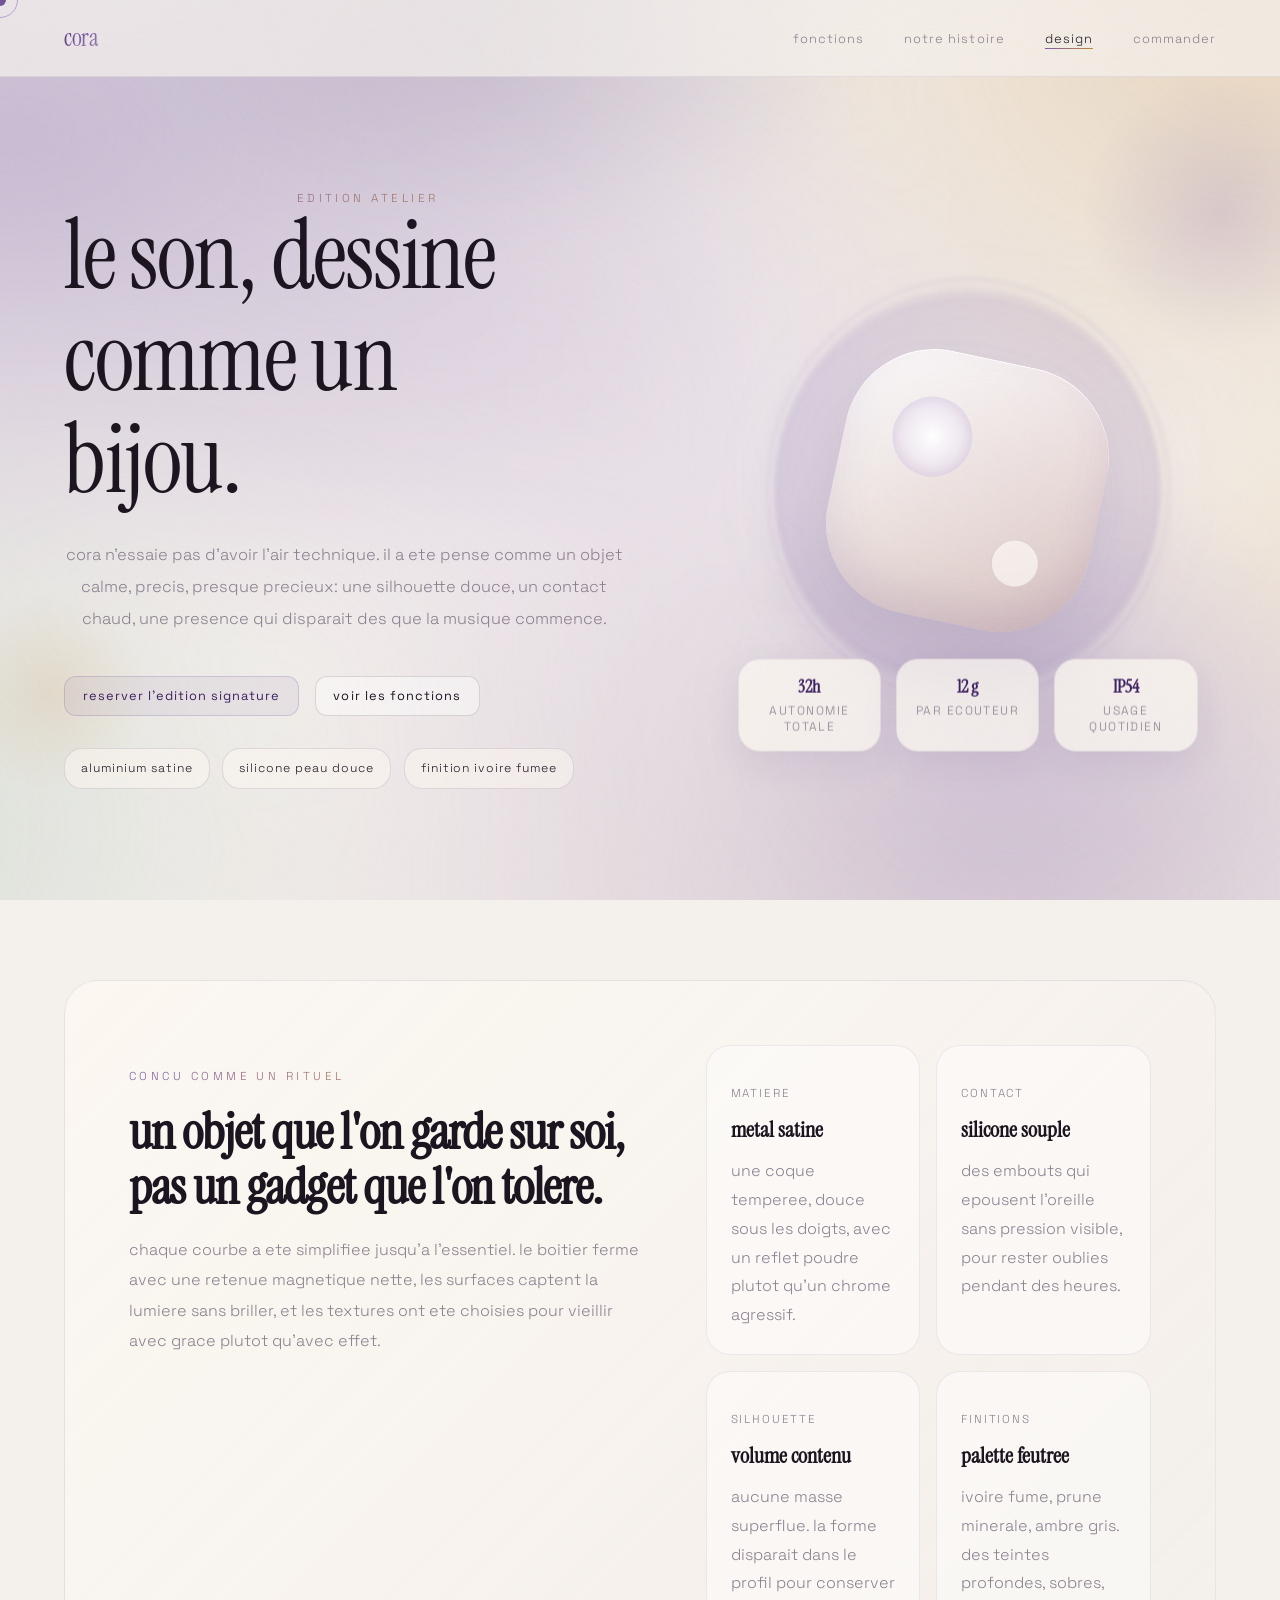
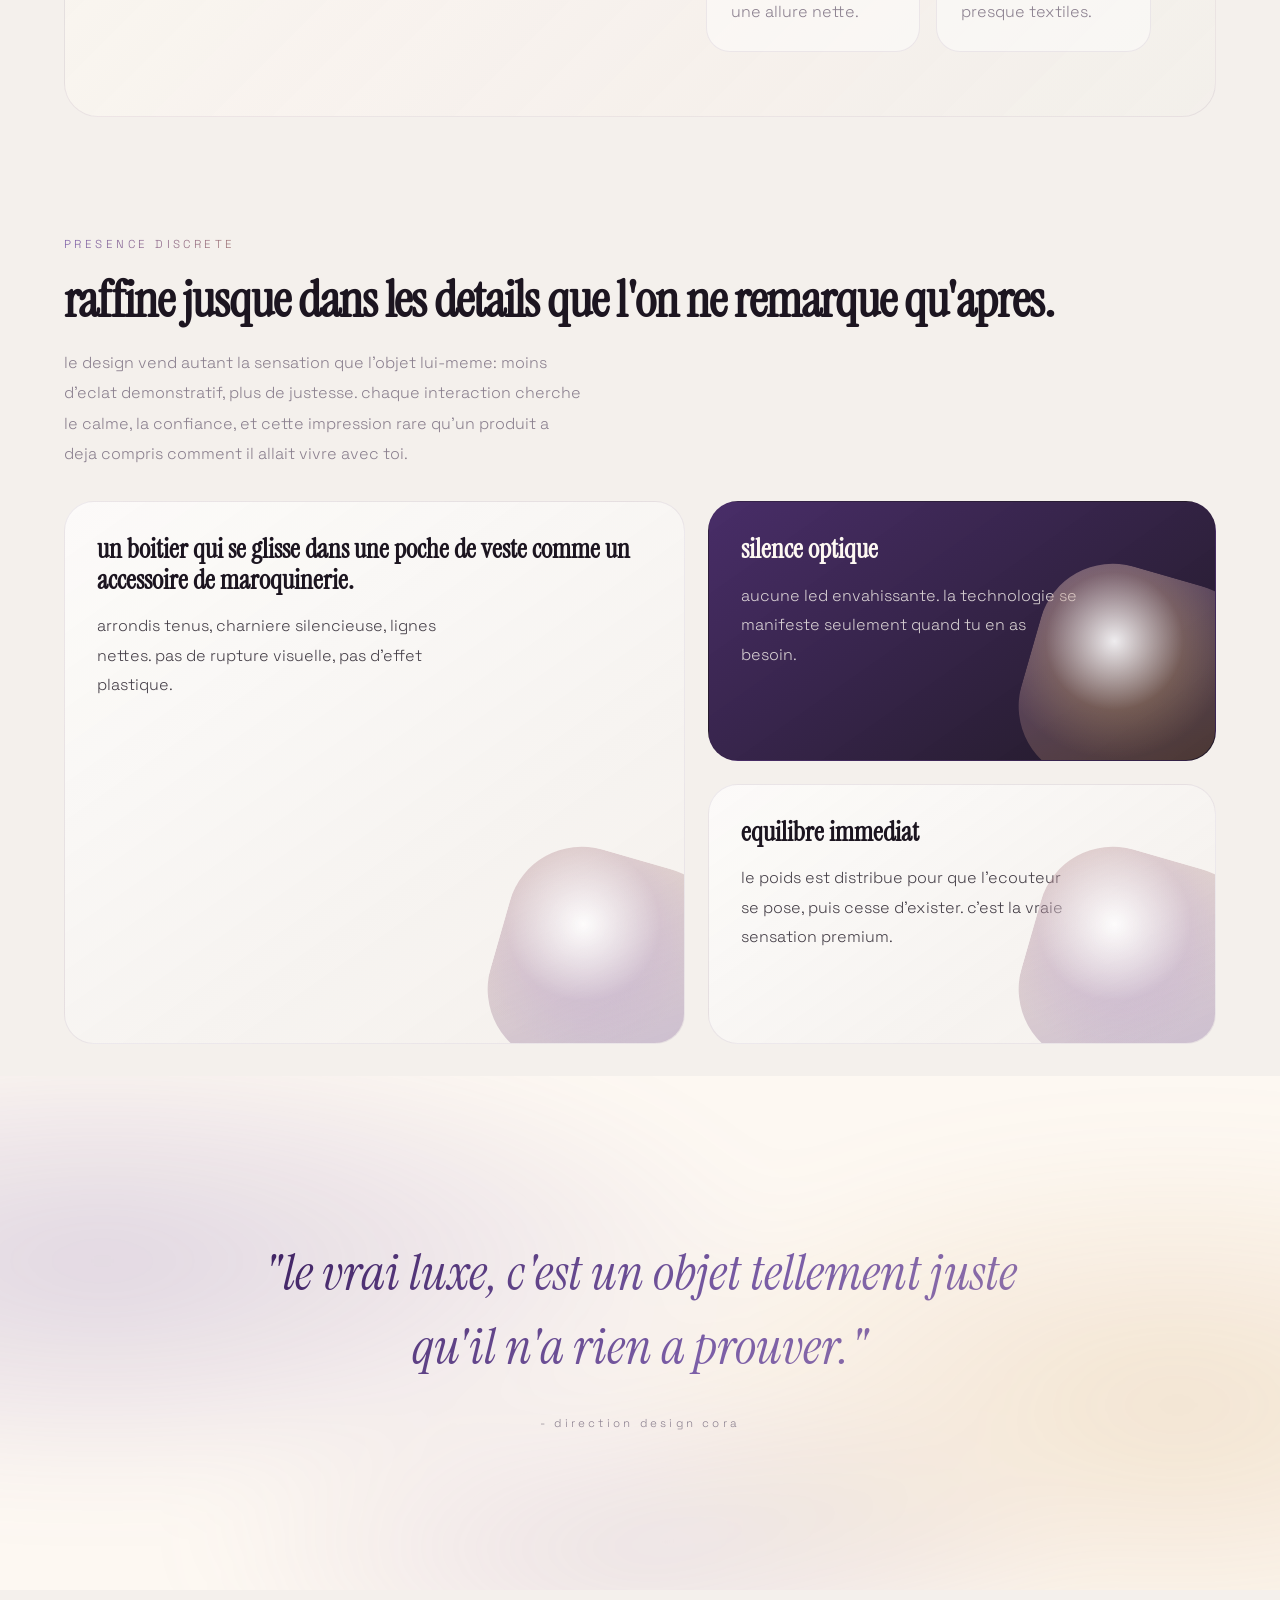
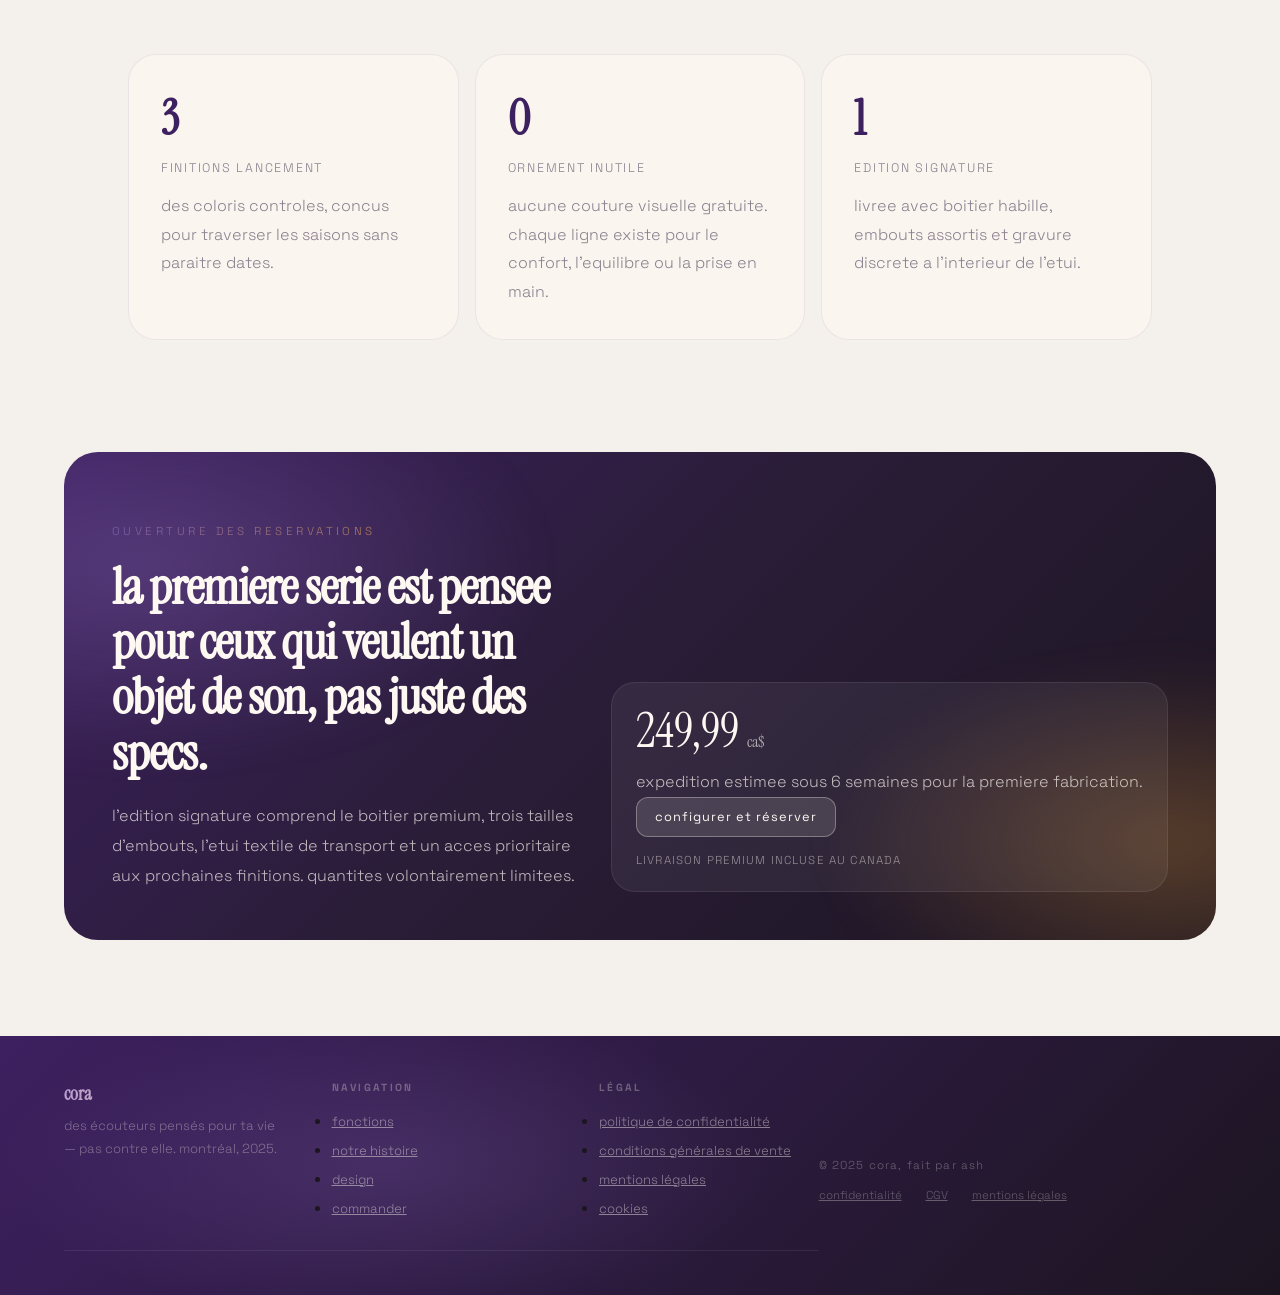
<file: design.html>
<!DOCTYPE html>
<html lang="fr">
<head>
    <meta charset="UTF-8"/>
    <meta name="viewport" content="width=device-width, initial-scale=1.0"/>
    <title>cora - design</title>
    <link href="https://fonts.googleapis.com/css2?family=Instrument+Serif:ital@0;1&family=Space+Grotesk:wght@300;400;500&display=swap" rel="stylesheet"/>
    <link rel="stylesheet" href="styles.css"/>
</head>
<body>

<div class="cursor" id="cursor"></div>
<div class="cursor-ring" id="cursorRing"></div>

<nav>
    <a href="index.html" class="nav-logo">cora</a>
    <ul class="nav-links">
        <li><a href="index.html">fonctions</a></li>
        <li><a href="story.html">notre histoire</a></li>
        <li><a href="design.html" class="active">design</a></li>
        <li><a href="checkout.html">commander</a></li>
    </ul>
</nav>

<section class="hero design-hero">
    <div class="hero-bg"></div>
    <div class="hero-bg2"></div>
    <div class="hero-overlay"></div>
    <div class="orb orb1"></div>
    <div class="orb orb2"></div>

    <div class="design-hero-layout">
        <div class="design-copy">
            <p class="design-kicker">edition atelier</p>
            <h1 class="hero-title">le son, dessine comme un bijou.</h1>
            <p class="design-intro">
                cora n'essaie pas d'avoir l'air technique. il a ete pense comme un objet
                calme, precis, presque precieux: une silhouette douce, un contact chaud,
                une presence qui disparait des que la musique commence.
            </p>
            <div class="design-actions">
                <a href="checkout.html" class="btn btn-primary"><span>reserver l'edition signature</span></a>
                <a href="index.html" class="btn btn-outline"><span>voir les fonctions</span></a>
            </div>
            <div class="design-badges">
                <div class="design-badge">aluminium satine</div>
                <div class="design-badge">silicone peau douce</div>
                <div class="design-badge">finition ivoire fumee</div>
            </div>
        </div>

        <div class="design-object-wrap reveal reveal-delay-2">
            <div class="design-object">
                <div class="design-aura"></div>
                <div class="design-core"></div>
                <div class="design-specs">
                    <div class="spec-card">
                        <strong>32h</strong>
                        <span>autonomie totale</span>
                    </div>
                    <div class="spec-card">
                        <strong>12 g</strong>
                        <span>par ecouteur</span>
                    </div>
                    <div class="spec-card">
                        <strong>IP54</strong>
                        <span>usage quotidien</span>
                    </div>
                </div>
            </div>
        </div>
    </div>
</section>

<section class="editorial-band reveal" id="story">
    <div class="editorial-copy">
        <p class="section-kicker">concu comme un rituel</p>
        <h2>un objet que l'on garde sur soi, pas un gadget que l'on tolere.</h2>
        <p>
            chaque courbe a ete simplifiee jusqu'a l'essentiel. le boitier ferme avec une
            retenue magnetique nette, les surfaces captent la lumiere sans briller, et les
            textures ont ete choisies pour vieillir avec grace plutot qu'avec effet.
        </p>
    </div>
    <div class="material-grid">
        <article class="material-card reveal reveal-delay-1">
            <p class="material-eyebrow">matiere</p>
            <h3>metal satine</h3>
            <p>une coque temperee, douce sous les doigts, avec un reflet poudre plutot qu'un chrome agressif.</p>
        </article>
        <article class="material-card reveal reveal-delay-2">
            <p class="material-eyebrow">contact</p>
            <h3>silicone souple</h3>
            <p>des embouts qui epousent l'oreille sans pression visible, pour rester oublies pendant des heures.</p>
        </article>
        <article class="material-card reveal reveal-delay-2">
            <p class="material-eyebrow">silhouette</p>
            <h3>volume contenu</h3>
            <p>aucune masse superflue. la forme disparait dans le profil pour conserver une allure nette.</p>
        </article>
        <article class="material-card reveal reveal-delay-3">
            <p class="material-eyebrow">finitions</p>
            <h3>palette feutree</h3>
            <p>ivoire fume, prune minerale, ambre gris. des teintes profondes, sobres, presque textiles.</p>
        </article>
    </div>
</section>

<section class="gallery-section">
    <div class="gallery-header gallery-copy reveal">
        <p class="section-kicker">presence discrete</p>
        <h2>raffine jusque dans les details que l'on ne remarque qu'apres.</h2>
        <p>
            le design vend autant la sensation que l'objet lui-meme: moins d'eclat demonstratif,
            plus de justesse. chaque interaction cherche le calme, la confiance, et cette impression
            rare qu'un produit a deja compris comment il allait vivre avec toi.
        </p>
    </div>

    <div class="gallery-grid">
        <article class="gallery-card reveal reveal-delay-1">
            <h3>un boitier qui se glisse dans une poche de veste comme un accessoire de maroquinerie.</h3>
            <p>arrondis tenus, charniere silencieuse, lignes nettes. pas de rupture visuelle, pas d'effet plastique.</p>
            <div class="gallery-visual"></div>
        </article>

        <div class="gallery-stack">
            <article class="gallery-card dark reveal reveal-delay-2">
                <h3>silence optique</h3>
                <p>aucune led envahissante. la technologie se manifeste seulement quand tu en as besoin.</p>
                <div class="gallery-visual"></div>
            </article>
            <article class="gallery-card reveal reveal-delay-3">
                <h3>equilibre immediat</h3>
                <p>le poids est distribue pour que l'ecouteur se pose, puis cesse d'exister. c'est la vraie sensation premium.</p>
                <div class="gallery-visual"></div>
            </article>
        </div>
    </div>
</section>

<section class="quote-section reveal">
    <p class="quote-text">"le vrai luxe, c'est un objet tellement juste qu'il n'a rien a prouver."</p>
    <p class="quote-attr">- direction design cora</p>
</section>

<section class="signature-panel">
    <article class="signature-stat reveal reveal-delay-1">
        <strong>3</strong>
        <span>finitions lancement</span>
        <p>des coloris controles, concus pour traverser les saisons sans paraitre dates.</p>
    </article>
    <article class="signature-stat reveal reveal-delay-2">
        <strong>0</strong>
        <span>ornement inutile</span>
        <p>aucune couture visuelle gratuite. chaque ligne existe pour le confort, l'equilibre ou la prise en main.</p>
    </article>
    <article class="signature-stat reveal reveal-delay-3">
        <strong>1</strong>
        <span>edition signature</span>
        <p>livree avec boitier habille, embouts assortis et gravure discrete a l'interieur de l'etui.</p>
    </article>
</section>

<section class="reserve-section" id="reserve">
    <div class="reserve-card reveal">
        <div class="reserve-copy">
            <p class="section-kicker">ouverture des reservations</p>
            <h2>la premiere serie est pensee pour ceux qui veulent un objet de son, pas juste des specs.</h2>
            <p>
                l'edition signature comprend le boitier premium, trois tailles d'embouts, l'etui textile
                de transport et un acces prioritaire aux prochaines finitions. quantites volontairement limitees.
            </p>
        </div>
        <div class="reserve-meta">
            <div class="price-line">249,99 <small>ca$</small></div>
            <p>expedition estimee sous 6 semaines pour la premiere fabrication.</p>
            <a href="checkout.html" class="btn btn-light"><span>configurer et réserver</span></a>
            <div class="fine-print">livraison premium incluse au Canada</div>
        </div>
    </div>
</section>

<footer>
    <div class="footer-top">
        <div>
            <div class="footer-logo">cora</div>
            <p class="footer-brand-desc">des écouteurs pensés pour ta vie — pas contre elle. montréal, 2025.</p>
        </div>
        <div class="footer-col">
            <h4>navigation</h4>
            <ul>
                <li><a href="index.html">fonctions</a></li>
                <li><a href="story.html">notre histoire</a></li>
                <li><a href="design.html">design</a></li>
                <li><a href="checkout.html">commander</a></li>
            </ul>
        </div>
        <div class="footer-col">
            <h4>légal</h4>
            <ul>
                <li><a href="legal.html#privacy">politique de confidentialité</a></li>
                <li><a href="legal.html#cgv">conditions générales de vente</a></li>
                <li><a href="legal.html#mentions">mentions légales</a></li>
                <li><a href="legal.html#cookies">cookies</a></li>
            </ul>
        </div>
    </div>
    <div class="footer-bottom">
        <p class="footer-copy">© 2025 cora, fait par ash</p>
        <div class="footer-legal">
            <a href="legal.html#privacy">confidentialité</a>
            <a href="legal.html#cgv">CGV</a>
            <a href="legal.html#mentions">mentions légales</a>
        </div>
    </div>
</footer>

<script src="script.js" defer></script>
</body>
</html>
</file>
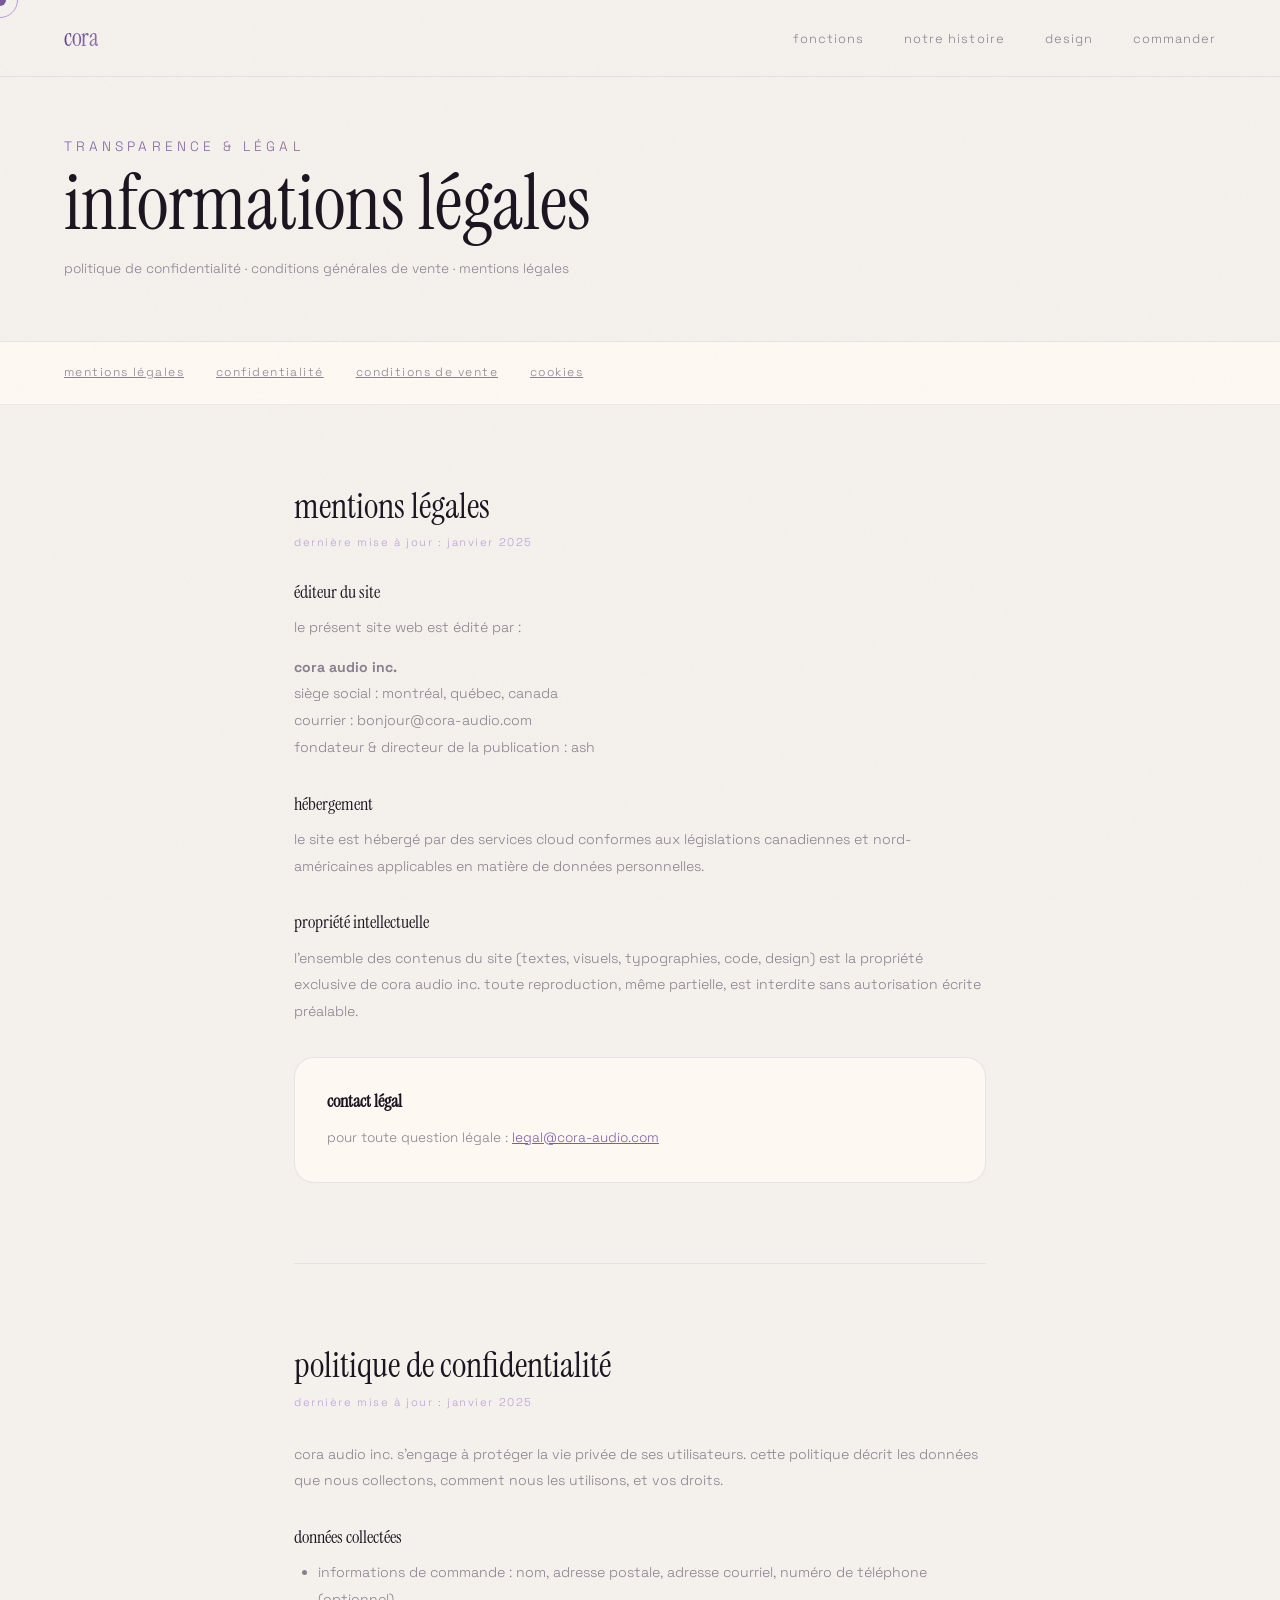
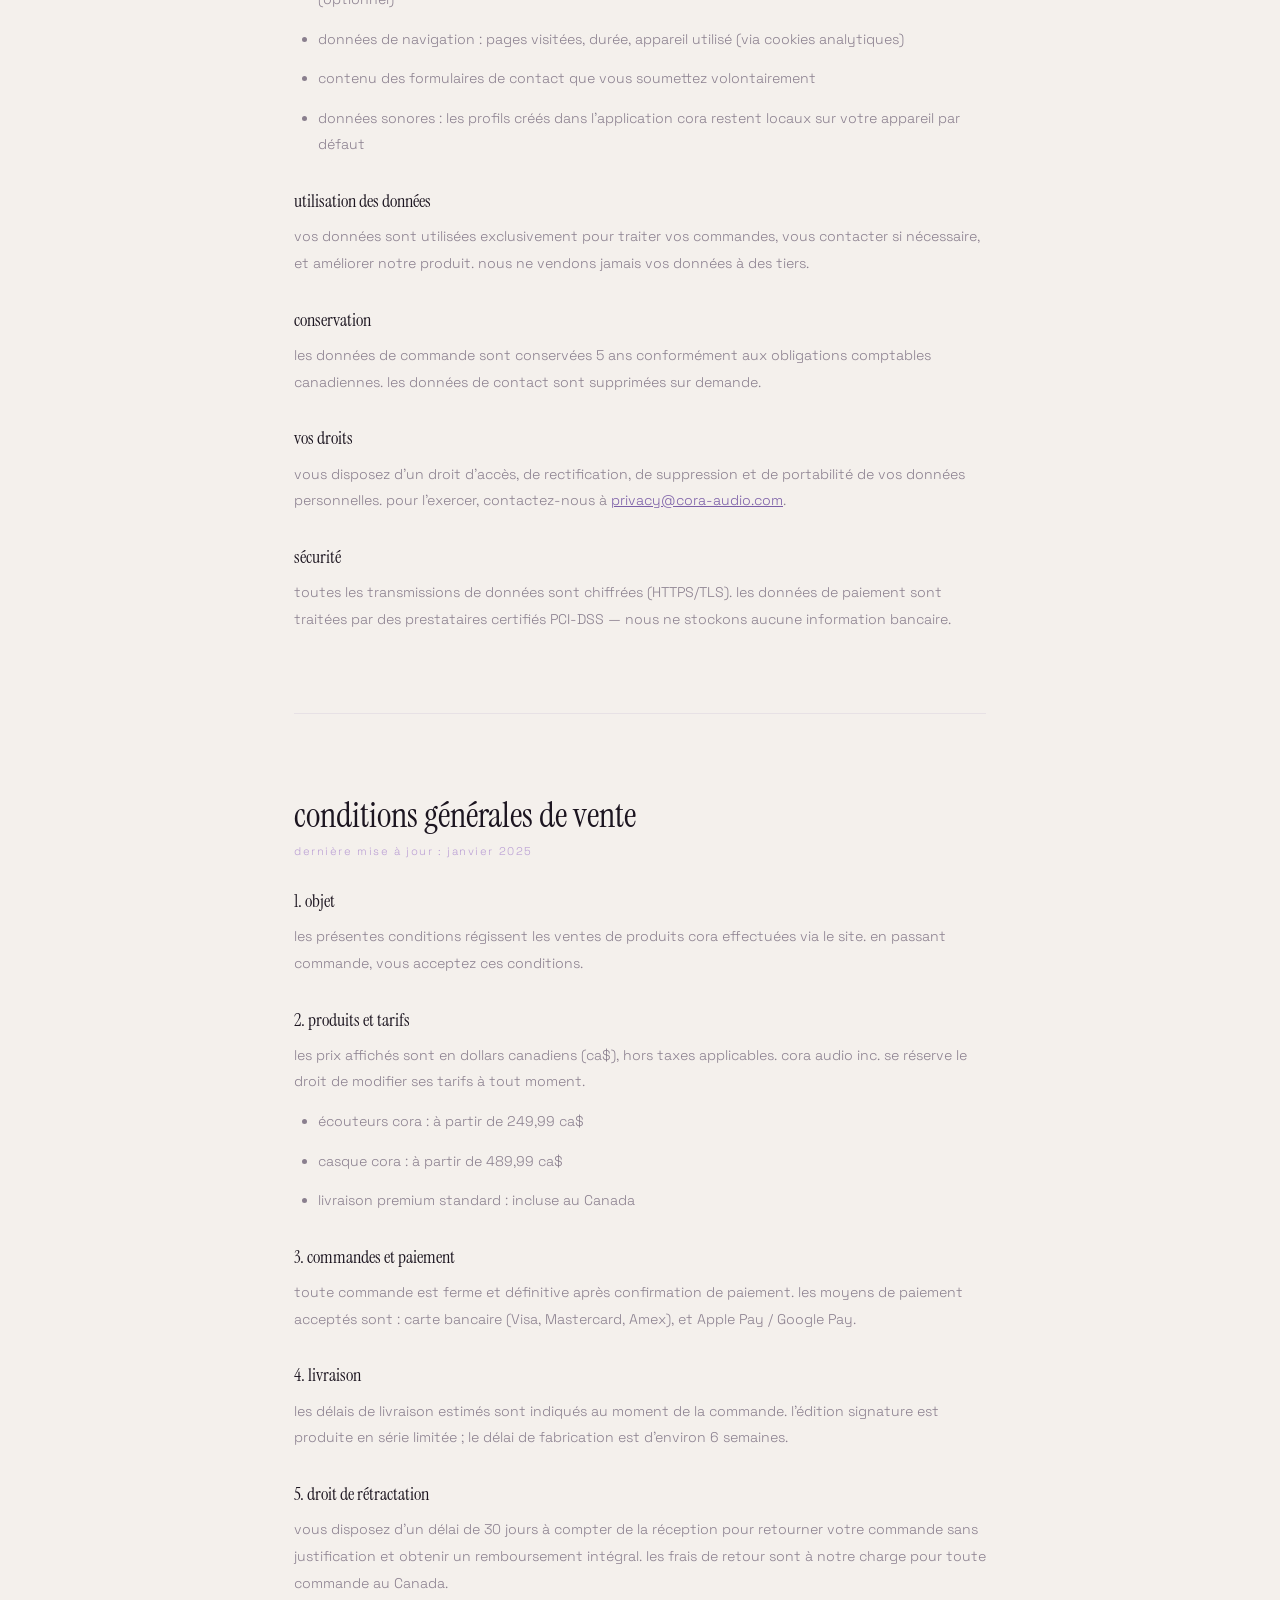
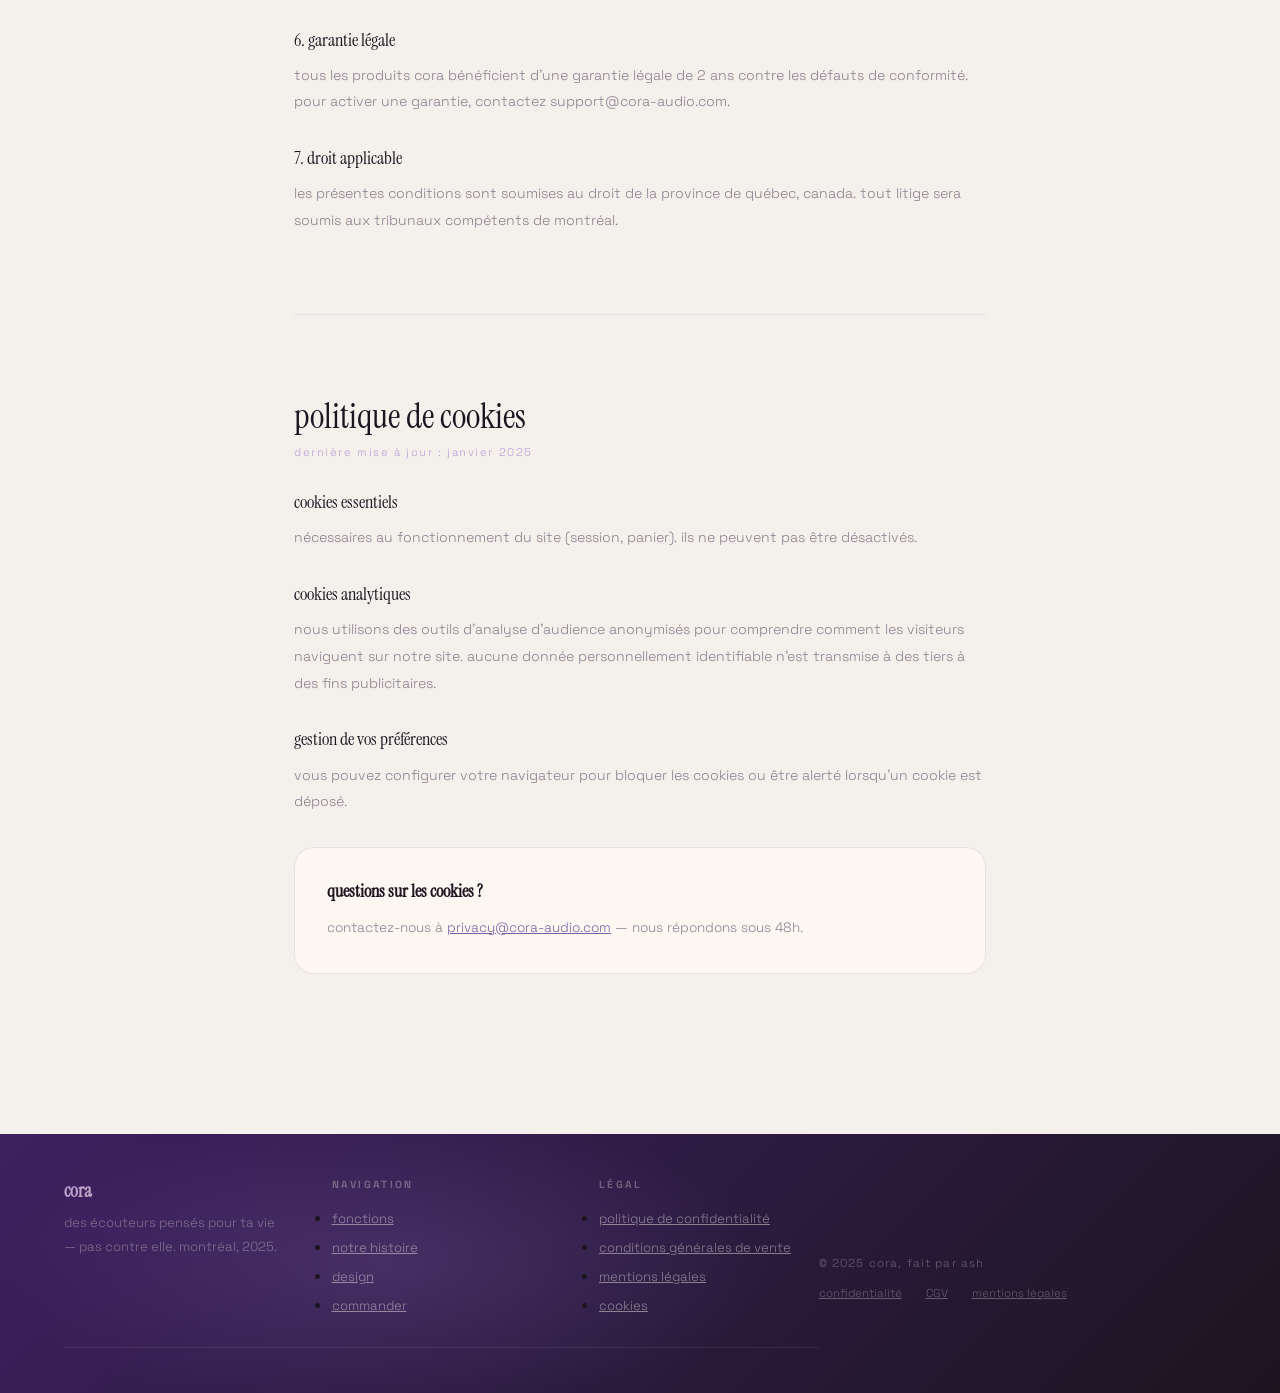
<file: legal.html>
<!DOCTYPE html>
<html lang="fr">
<head>
    <meta charset="UTF-8"/>
    <meta name="viewport" content="width=device-width, initial-scale=1.0"/>
    <title>cora — informations légales</title>
    <link href="https://fonts.googleapis.com/css2?family=Instrument+Serif:ital@0;1&family=Space+Grotesk:wght@300;400;500&display=swap" rel="stylesheet"/>
    <link rel="stylesheet" href="styles.css"/>
</head>
<body>

<div class="cursor" id="cursor"></div>
<div class="cursor-ring" id="cursorRing"></div>

<nav>
    <a href="index.html" class="nav-logo">cora</a>
    <ul class="nav-links">
        <li><a href="index.html">fonctions</a></li>
        <li><a href="story.html">notre histoire</a></li>
        <li><a href="design.html">design</a></li>
        <li><a href="checkout.html">commander</a></li>
    </ul>
</nav>

<div class="legal-hero">
    <div class="legal-hero-inner">
        <p class="section-kicker">transparence & légal</p>
        <h1>informations légales</h1>
        <p>politique de confidentialité · conditions générales de vente · mentions légales</p>
    </div>
</div>

<div class="legal-nav">
    <a href="#mentions">mentions légales</a>
    <a href="#privacy">confidentialité</a>
    <a href="#cgv">conditions de vente</a>
    <a href="#cookies">cookies</a>
</div>

<div class="legal-body">

    <section class="legal-section" id="mentions">
        <h2>mentions légales</h2>
        <span class="legal-updated">dernière mise à jour : janvier 2025</span>
        <h3>éditeur du site</h3>
        <p>le présent site web est édité par :</p>
        <p><strong>cora audio inc.</strong><br/>
        siège social : montréal, québec, canada<br/>
        courrier : bonjour@cora-audio.com<br/>
        fondateur & directeur de la publication : ash</p>
        <h3>hébergement</h3>
        <p>le site est hébergé par des services cloud conformes aux législations canadiennes et nord-américaines applicables en matière de données personnelles.</p>
        <h3>propriété intellectuelle</h3>
        <p>l'ensemble des contenus du site (textes, visuels, typographies, code, design) est la propriété exclusive de cora audio inc. toute reproduction, même partielle, est interdite sans autorisation écrite préalable.</p>
        <div class="legal-contact-box">
            <h4>contact légal</h4>
            <p>pour toute question légale : <a href="mailto:legal@cora-audio.com">legal@cora-audio.com</a></p>
        </div>
    </section>

    <div class="legal-divider"></div>

    <section class="legal-section" id="privacy">
        <h2>politique de confidentialité</h2>
        <span class="legal-updated">dernière mise à jour : janvier 2025</span>
        <p>cora audio inc. s'engage à protéger la vie privée de ses utilisateurs. cette politique décrit les données que nous collectons, comment nous les utilisons, et vos droits.</p>
        <h3>données collectées</h3>
        <ul>
            <li>informations de commande : nom, adresse postale, adresse courriel, numéro de téléphone (optionnel)</li>
            <li>données de navigation : pages visitées, durée, appareil utilisé (via cookies analytiques)</li>
            <li>contenu des formulaires de contact que vous soumettez volontairement</li>
            <li>données sonores : les profils créés dans l'application cora restent locaux sur votre appareil par défaut</li>
        </ul>
        <h3>utilisation des données</h3>
        <p>vos données sont utilisées exclusivement pour traiter vos commandes, vous contacter si nécessaire, et améliorer notre produit. nous ne vendons jamais vos données à des tiers.</p>
        <h3>conservation</h3>
        <p>les données de commande sont conservées 5 ans conformément aux obligations comptables canadiennes. les données de contact sont supprimées sur demande.</p>
        <h3>vos droits</h3>
        <p>vous disposez d'un droit d'accès, de rectification, de suppression et de portabilité de vos données personnelles. pour l'exercer, contactez-nous à <a href="mailto:privacy@cora-audio.com">privacy@cora-audio.com</a>.</p>
        <h3>sécurité</h3>
        <p>toutes les transmissions de données sont chiffrées (HTTPS/TLS). les données de paiement sont traitées par des prestataires certifiés PCI-DSS — nous ne stockons aucune information bancaire.</p>
    </section>

    <div class="legal-divider"></div>

    <section class="legal-section" id="cgv">
        <h2>conditions générales de vente</h2>
        <span class="legal-updated">dernière mise à jour : janvier 2025</span>
        <h3>1. objet</h3>
        <p>les présentes conditions régissent les ventes de produits cora effectuées via le site. en passant commande, vous acceptez ces conditions.</p>
        <h3>2. produits et tarifs</h3>
        <p>les prix affichés sont en dollars canadiens (ca$), hors taxes applicables. cora audio inc. se réserve le droit de modifier ses tarifs à tout moment.</p>
        <ul>
            <li>écouteurs cora : à partir de 249,99 ca$</li>
            <li>casque cora : à partir de 489,99 ca$</li>
            <li>livraison premium standard : incluse au Canada</li>
        </ul>
        <h3>3. commandes et paiement</h3>
        <p>toute commande est ferme et définitive après confirmation de paiement. les moyens de paiement acceptés sont : carte bancaire (Visa, Mastercard, Amex), et Apple Pay / Google Pay.</p>
        <h3>4. livraison</h3>
        <p>les délais de livraison estimés sont indiqués au moment de la commande. l'édition signature est produite en série limitée ; le délai de fabrication est d'environ 6 semaines.</p>
        <h3>5. droit de rétractation</h3>
        <p>vous disposez d'un délai de 30 jours à compter de la réception pour retourner votre commande sans justification et obtenir un remboursement intégral. les frais de retour sont à notre charge pour toute commande au Canada.</p>
        <h3>6. garantie légale</h3>
        <p>tous les produits cora bénéficient d'une garantie légale de 2 ans contre les défauts de conformité. pour activer une garantie, contactez support@cora-audio.com.</p>
        <h3>7. droit applicable</h3>
        <p>les présentes conditions sont soumises au droit de la province de québec, canada. tout litige sera soumis aux tribunaux compétents de montréal.</p>
    </section>

    <div class="legal-divider"></div>

    <section class="legal-section" id="cookies">
        <h2>politique de cookies</h2>
        <span class="legal-updated">dernière mise à jour : janvier 2025</span>
        <h3>cookies essentiels</h3>
        <p>nécessaires au fonctionnement du site (session, panier). ils ne peuvent pas être désactivés.</p>
        <h3>cookies analytiques</h3>
        <p>nous utilisons des outils d'analyse d'audience anonymisés pour comprendre comment les visiteurs naviguent sur notre site. aucune donnée personnellement identifiable n'est transmise à des tiers à des fins publicitaires.</p>
        <h3>gestion de vos préférences</h3>
        <p>vous pouvez configurer votre navigateur pour bloquer les cookies ou être alerté lorsqu'un cookie est déposé.</p>
        <div class="legal-contact-box">
            <h4>questions sur les cookies ?</h4>
            <p>contactez-nous à <a href="mailto:privacy@cora-audio.com">privacy@cora-audio.com</a> — nous répondons sous 48h.</p>
        </div>
    </section>

</div>

<footer>
    <div class="footer-top">
        <div>
            <div class="footer-logo">cora</div>
            <p class="footer-brand-desc">des écouteurs pensés pour ta vie — pas contre elle. montréal, 2025.</p>
        </div>
        <div class="footer-col">
            <h4>navigation</h4>
            <ul>
                <li><a href="index.html">fonctions</a></li>
                <li><a href="story.html">notre histoire</a></li>
                <li><a href="design.html">design</a></li>
                <li><a href="checkout.html">commander</a></li>
            </ul>
        </div>
        <div class="footer-col">
            <h4>légal</h4>
            <ul>
                <li><a href="#privacy">politique de confidentialité</a></li>
                <li><a href="#cgv">conditions générales de vente</a></li>
                <li><a href="#mentions">mentions légales</a></li>
                <li><a href="#cookies">cookies</a></li>
            </ul>
        </div>
    </div>
    <div class="footer-bottom">
        <p class="footer-copy">© 2025 cora, fait par ash</p>
        <div class="footer-legal">
            <a href="#privacy">confidentialité</a>
            <a href="#cgv">CGV</a>
            <a href="#mentions">mentions légales</a>
        </div>
    </div>
</footer>

<script src="script.js" defer></script>
</body>
</html>
</file>
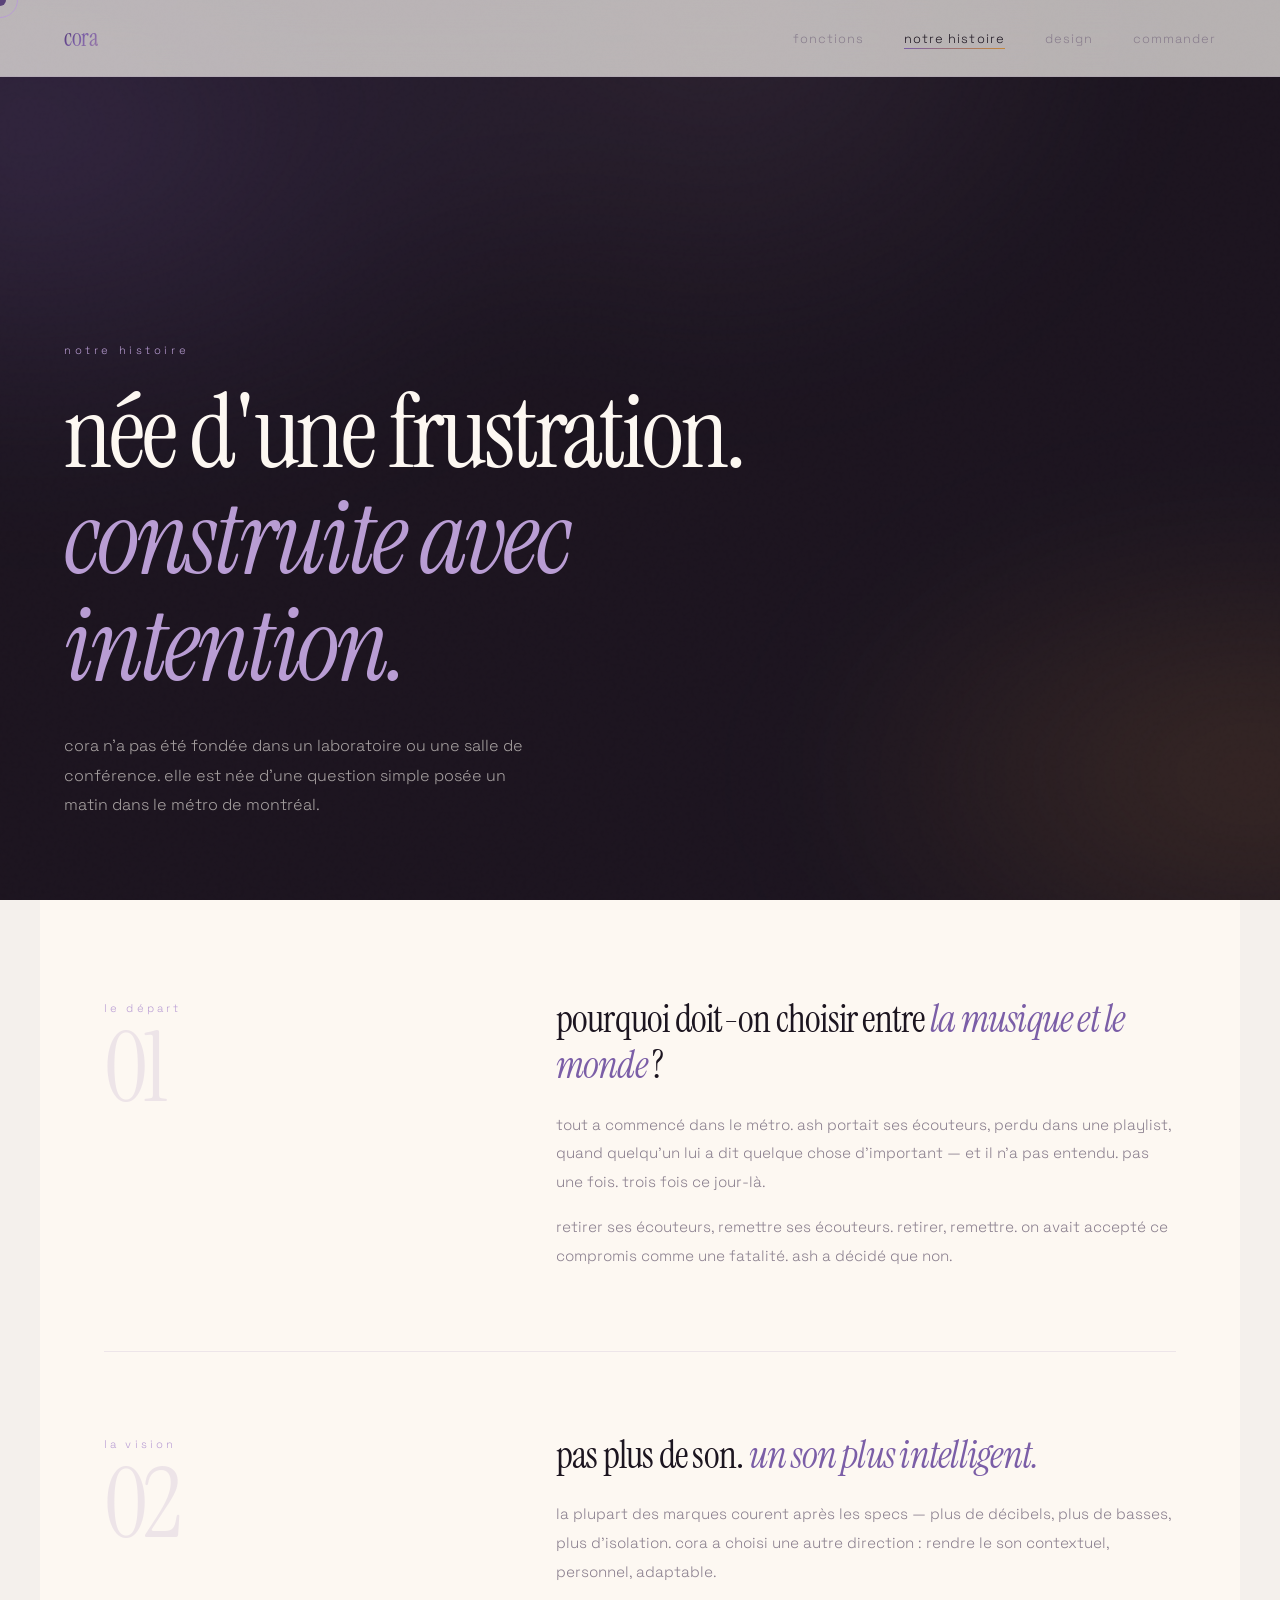
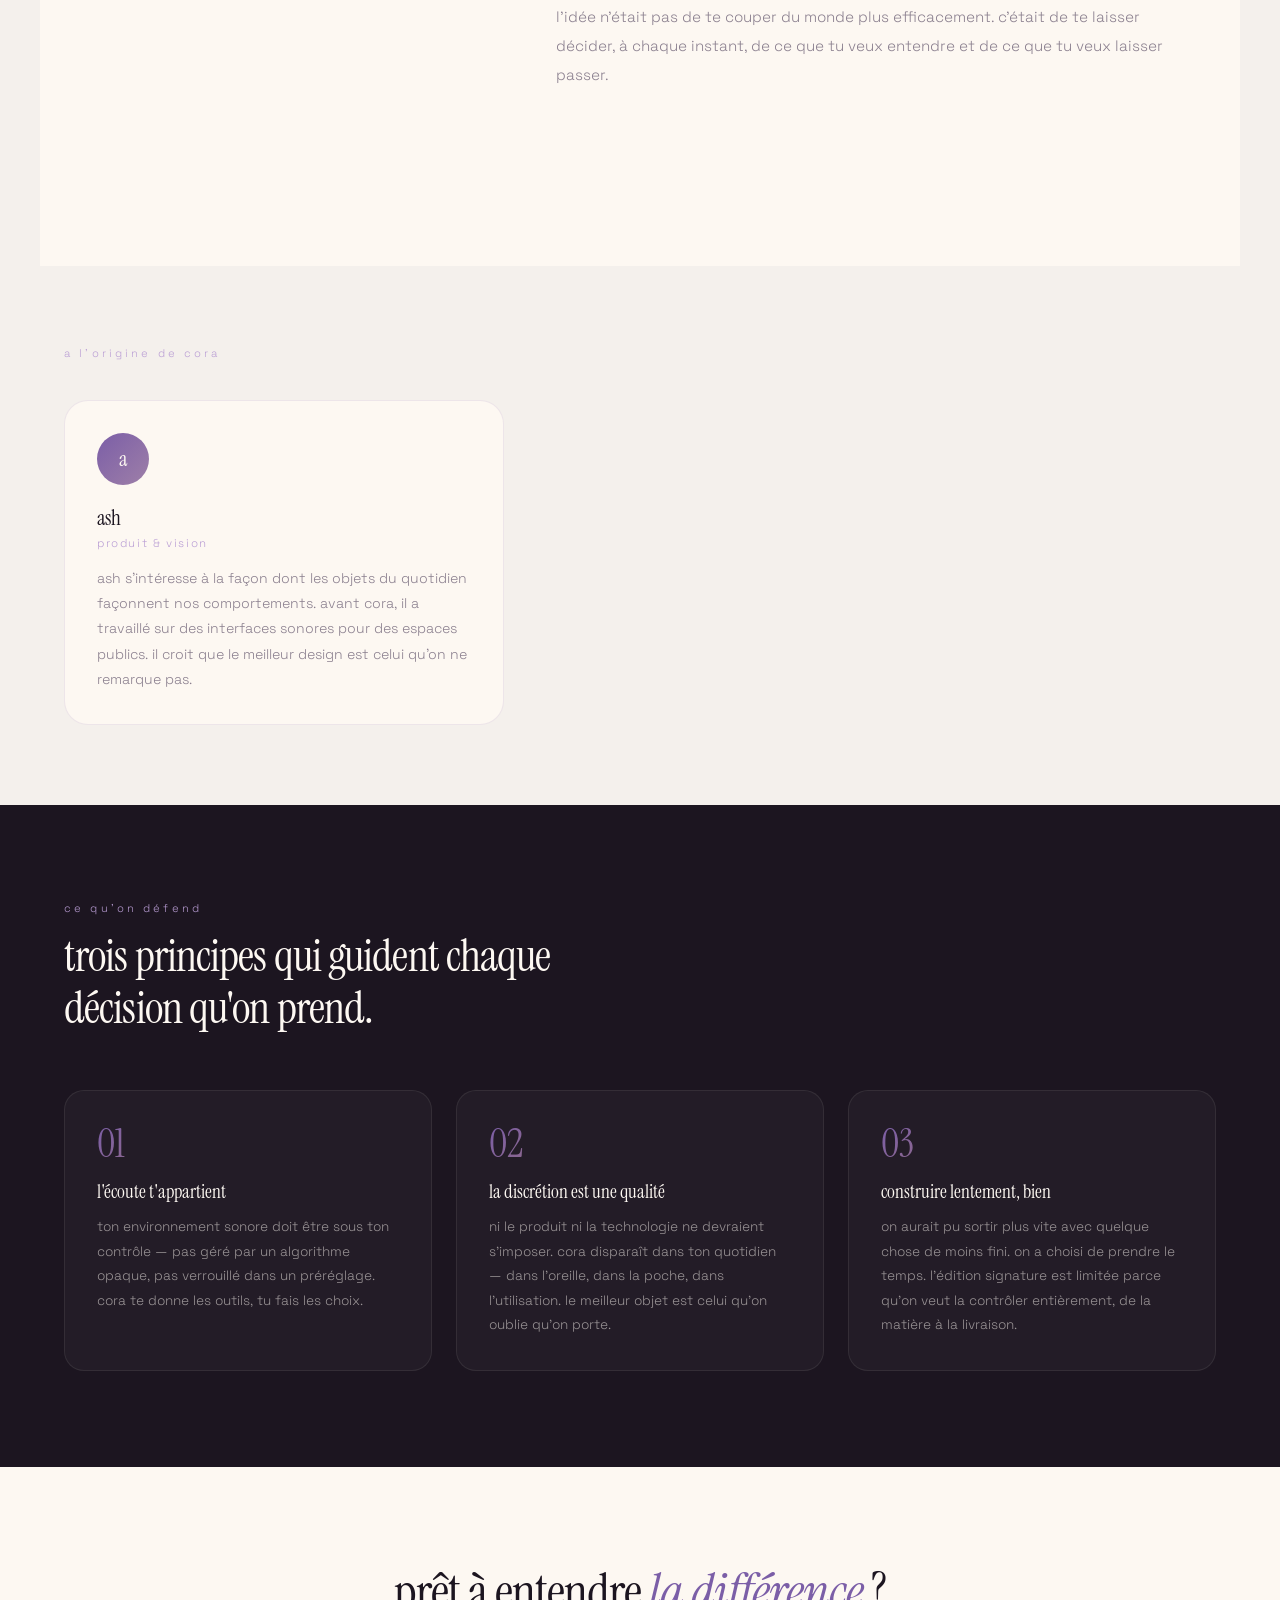
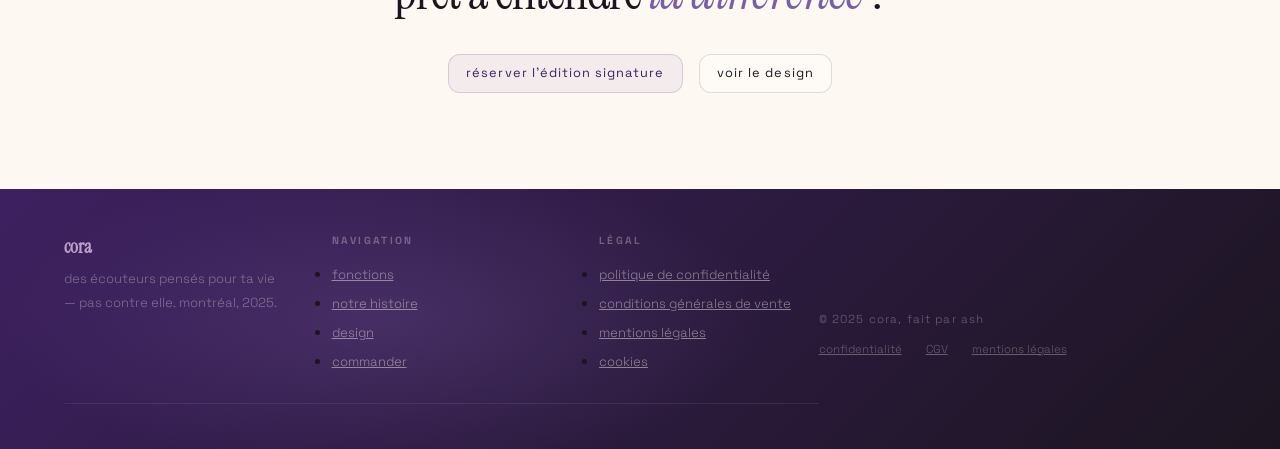
<file: story.html>
<!DOCTYPE html>
<html lang="fr">
<head>
    <meta charset="UTF-8"/>
    <meta name="viewport" content="width=device-width, initial-scale=1.0"/>
    <title>cora - notre histoire</title>
    <link href="https://fonts.googleapis.com/css2?family=Instrument+Serif:ital@0;1&family=Space+Grotesk:wght@300;400;500&display=swap" rel="stylesheet"/>
    <link rel="stylesheet" href="styles.css"/>
    <style>
        .story-hero {
            min-height: 100vh;
            display: flex; flex-direction: column;
            justify-content: flex-end;
            padding: 0 4rem 5rem;
            position: relative; overflow: hidden;
            background: var(--text);
        }
        .story-hero-bg {
            position: absolute; inset: -10%;
            background:
                radial-gradient(ellipse 70% 60% at 10% 20%, rgba(123,94,167,0.55) 0%, transparent 55%),
                radial-gradient(ellipse 60% 50% at 90% 80%, rgba(196,135,58,0.38) 0%, transparent 50%),
                radial-gradient(ellipse 50% 60% at 55% 10%, rgba(158,127,168,0.3) 0%, transparent 55%);
            filter: blur(60px);
            animation: meshFloat 18s ease-in-out infinite alternate;
        }
        .story-hero-overlay { position: absolute; inset: 0; background: rgba(28,21,32,0.55); }
        .story-hero > *:not(.story-hero-bg):not(.story-hero-overlay) { position: relative; z-index: 2; }
        .story-hero-kicker {
            font-size: 0.7rem; letter-spacing: 0.32em; color: var(--purple-light);
            margin-bottom: 1.4rem;
            opacity: 0; animation: fadeUp 0.7s ease forwards 0.2s;
        }
        .story-hero-title {
            font-family: 'Instrument Serif', serif;
            font-size: clamp(3rem, 8vw, 7rem);
            font-weight: 400; line-height: 1.04; letter-spacing: -0.03em;
            color: var(--cream); max-width: 820px;
            opacity: 0; animation: fadeUp 0.9s ease forwards 0.4s;
        }
        .story-hero-title em { font-style: italic; color: var(--purple-light); }
        .story-hero-sub {
            margin-top: 2rem; font-size: 1rem; line-height: 1.85; font-weight: 300;
            color: rgba(253,248,242,0.62); max-width: 480px;
            opacity: 0; animation: fadeUp 0.9s ease forwards 0.65s;
        }
        .story-body { background: var(--cream); padding: 6rem 4rem; max-width: 1200px; margin: 0 auto; }
        .story-chapter {
            display: grid; grid-template-columns: 1fr 1.6fr;
            gap: 4rem; padding: 5rem 0;
            border-top: 1px solid rgba(123,94,167,0.12);
        }
        .story-chapter:first-child { border-top: none; padding-top: 0; }
        .story-chapter-label { font-size: 0.7rem; letter-spacing: 0.28em; color: var(--purple-light); padding-top: 0.3rem; }
        .story-chapter-num {
            font-family: 'Instrument Serif', serif;
            font-size: 6rem; font-weight: 400; line-height: 1; letter-spacing: -0.04em;
            color: rgba(123,94,167,0.12); margin-top: 0.4rem;
        }
        .story-chapter-content h2 {
            font-family: 'Instrument Serif', serif;
            font-size: clamp(1.6rem, 3vw, 2.4rem);
            font-weight: 400; line-height: 1.2; letter-spacing: -0.02em;
            color: var(--text); margin-bottom: 1.4rem;
        }
        .story-chapter-content h2 em { font-style: italic; color: var(--purple); }
        .story-chapter-content p { font-size: 0.95rem; line-height: 1.9; font-weight: 300; color: var(--muted); margin-bottom: 1rem; }
        .story-chapter-content p:last-child { margin-bottom: 0; }
        .founders-band { background: var(--bg); padding: 5rem 4rem; }
        .founders-inner { max-width: 1200px; margin: 0 auto; }
        .founders-kicker { font-size: 0.7rem; letter-spacing: 0.28em; color: var(--purple-light); margin-bottom: 2.5rem; display: block; }
        .founders-grid { display: grid; grid-template-columns: minmax(0, 440px); justify-content: start; gap: 2rem; }
        .founder-card { padding: 2rem; border-radius: 24px; border: 1px solid rgba(123,94,167,0.12); background: var(--cream); }
        .founder-initial {
            width: 52px; height: 52px; border-radius: 50%;
            background: linear-gradient(135deg, var(--purple), var(--mauve));
            display: flex; align-items: center; justify-content: center;
            font-family: 'Instrument Serif', serif; font-size: 1.3rem; color: var(--cream); margin-bottom: 1.2rem;
        }
        .founder-name { font-family: 'Instrument Serif', serif; font-size: 1.3rem; font-weight: 400; color: var(--text); margin-bottom: 0.3rem; }
        .founder-role { font-size: 0.72rem; letter-spacing: 0.14em; color: var(--purple-light); margin-bottom: 1rem; }
        .founder-bio { font-size: 0.88rem; line-height: 1.8; font-weight: 300; color: var(--muted); }
        .values-section { background: var(--text); padding: 6rem 4rem; }
        .values-inner { max-width: 1200px; margin: 0 auto; }
        .values-header { margin-bottom: 3.5rem; }
        .values-header .kicker { font-size: 0.7rem; letter-spacing: 0.28em; color: var(--purple-light); margin-bottom: 1rem; }
        .values-header h2 {
            font-family: 'Instrument Serif', serif;
            font-size: clamp(1.8rem, 3.5vw, 3rem);
            font-weight: 400; line-height: 1.15; letter-spacing: -0.02em;
            color: var(--cream); max-width: 600px;
        }
        .values-grid { display: grid; grid-template-columns: repeat(3, 1fr); gap: 1.5rem; }
        .value-item { padding: 2rem; border-radius: 20px; border: 1px solid rgba(253,248,242,0.08); background: rgba(253,248,242,0.03); }
        .value-num {
            font-family: 'Instrument Serif', serif; font-size: 2.5rem; font-weight: 400; line-height: 1;
            background: linear-gradient(135deg, var(--purple), var(--amber));
            -webkit-background-clip: text; -webkit-text-fill-color: transparent; background-clip: text;
            margin-bottom: 1rem;
        }
        .value-title { font-family: 'Instrument Serif', serif; font-size: 1.2rem; font-weight: 400; color: var(--cream); margin-bottom: 0.7rem; }
        .value-body { font-size: 0.85rem; line-height: 1.8; font-weight: 300; color: rgba(253,248,242,0.55); }
        .story-cta { background: var(--cream); padding: 6rem 4rem; text-align: center; }
        .story-cta h2 {
            font-family: 'Instrument Serif', serif;
            font-size: clamp(2rem, 4vw, 3.5rem);
            font-weight: 400; letter-spacing: -0.02em; color: var(--text);
            max-width: 600px; margin: 0 auto 2rem; line-height: 1.15;
        }
        .story-cta h2 em { font-style: italic; color: var(--purple); }
        .story-cta-btns { display: flex; gap: 1rem; justify-content: center; flex-wrap: wrap; }
        @media (max-width: 900px) {
            .story-hero { padding: 0 2rem 4rem; }
            .story-body { padding: 4rem 2rem; }
            .story-chapter { grid-template-columns: 1fr; gap: 1.5rem; }
            .story-chapter-num { font-size: 4rem; }
            .founders-band, .values-section, .story-cta { padding: 4rem 2rem; }
            .founders-grid, .values-grid { grid-template-columns: 1fr; }
        }
    </style>
</head>
<body>

<div class="cursor" id="cursor"></div>
<div class="cursor-ring" id="cursorRing"></div>

<nav>
    <a href="index.html" class="nav-logo">cora</a>
    <ul class="nav-links">
        <li><a href="index.html">fonctions</a></li>
        <li><a href="story.html" class="active">notre histoire</a></li>
        <li><a href="design.html">design</a></li>
        <li><a href="checkout.html">commander</a></li>
    </ul>
</nav>

<section class="story-hero">
    <div class="story-hero-bg"></div>
    <div class="story-hero-overlay"></div>
    <p class="story-hero-kicker">notre histoire</p>
    <h1 class="story-hero-title">
        née d'une frustration.<br/>
        <em>construite avec intention.</em>
    </h1>
    <p class="story-hero-sub">
        cora n'a pas été fondée dans un laboratoire ou une salle de conférence.
        elle est née d'une question simple posée un matin dans le métro de montréal.
    </p>
</section>

<div class="story-body">
    <div class="story-chapter reveal">
        <div>
            <p class="story-chapter-label">le départ</p>
            <p class="story-chapter-num">01</p>
        </div>
        <div class="story-chapter-content">
            <h2>pourquoi doit-on choisir entre <em>la musique et le monde</em> ?</h2>
            <p>tout a commencé dans le métro. ash portait ses écouteurs, perdu dans une playlist, quand quelqu'un lui a dit quelque chose d'important — et il n'a pas entendu. pas une fois. trois fois ce jour-là.</p>
            <p>retirer ses écouteurs, remettre ses écouteurs. retirer, remettre. on avait accepté ce compromis comme une fatalité. ash a décidé que non.</p>
        </div>
    </div>
    <div class="story-chapter reveal">
        <div>
            <p class="story-chapter-label">la vision</p>
            <p class="story-chapter-num">02</p>
        </div>
        <div class="story-chapter-content">
            <h2>pas plus de son. <em>un son plus intelligent.</em></h2>
            <p>la plupart des marques courent après les specs — plus de décibels, plus de basses, plus d'isolation. cora a choisi une autre direction : rendre le son contextuel, personnel, adaptable.</p>
            <p>l'idée n'était pas de te couper du monde plus efficacement. c'était de te laisser décider, à chaque instant, de ce que tu veux entendre et de ce que tu veux laisser passer.</p>
        </div>
    </div>
</div>

<section class="founders-band reveal">
    <div class="founders-inner">
        <span class="founders-kicker">a l'origine de cora</span>
        <div class="founders-grid">
            <div class="founder-card reveal reveal-delay-1">
                <div class="founder-initial">a</div>
                <p class="founder-name">ash</p>
                <p class="founder-role">produit &amp; vision</p>
                <p class="founder-bio">ash s'intéresse à la façon dont les objets du quotidien façonnent nos comportements. avant cora, il a travaillé sur des interfaces sonores pour des espaces publics. il croit que le meilleur design est celui qu'on ne remarque pas.</p>
            </div>
        </div>
    </div>
</section>

<section class="values-section reveal">
    <div class="values-inner">
        <div class="values-header">
            <p class="kicker">ce qu'on défend</p>
            <h2>trois principes qui guident chaque décision qu'on prend.</h2>
        </div>
        <div class="values-grid">
            <div class="value-item reveal reveal-delay-1">
                <p class="value-num">01</p>
                <h3 class="value-title">l'écoute t'appartient</h3>
                <p class="value-body">ton environnement sonore doit être sous ton contrôle — pas géré par un algorithme opaque, pas verrouillé dans un préréglage. cora te donne les outils, tu fais les choix.</p>
            </div>
            <div class="value-item reveal reveal-delay-2">
                <p class="value-num">02</p>
                <h3 class="value-title">la discrétion est une qualité</h3>
                <p class="value-body">ni le produit ni la technologie ne devraient s'imposer. cora disparaît dans ton quotidien — dans l'oreille, dans la poche, dans l'utilisation. le meilleur objet est celui qu'on oublie qu'on porte.</p>
            </div>
            <div class="value-item reveal reveal-delay-3">
                <p class="value-num">03</p>
                <h3 class="value-title">construire lentement, bien</h3>
                <p class="value-body">on aurait pu sortir plus vite avec quelque chose de moins fini. on a choisi de prendre le temps. l'édition signature est limitée parce qu'on veut la contrôler entièrement, de la matière à la livraison.</p>
            </div>
        </div>
    </div>
</section>

<section class="story-cta reveal">
    <h2>prêt à entendre <em>la différence</em> ?</h2>
    <div class="story-cta-btns">
        <a href="checkout.html" class="btn btn-primary"><span>réserver l'édition signature</span></a>
        <a href="design.html" class="btn btn-outline"><span>voir le design</span></a>
    </div>
</section>

<footer>
    <div class="footer-top">
        <div>
            <div class="footer-logo">cora</div>
            <p class="footer-brand-desc">des écouteurs pensés pour ta vie — pas contre elle. montréal, 2025.</p>
        </div>
        <div class="footer-col">
            <h4>navigation</h4>
            <ul>
                <li><a href="index.html">fonctions</a></li>
                <li><a href="story.html">notre histoire</a></li>
                <li><a href="design.html">design</a></li>
                <li><a href="checkout.html">commander</a></li>
            </ul>
        </div>
        <div class="footer-col">
            <h4>légal</h4>
            <ul>
                <li><a href="legal.html#privacy">politique de confidentialité</a></li>
                <li><a href="legal.html#cgv">conditions générales de vente</a></li>
                <li><a href="legal.html#mentions">mentions légales</a></li>
                <li><a href="legal.html#cookies">cookies</a></li>
            </ul>
        </div>
    </div>
    <div class="footer-bottom">
        <p class="footer-copy">© 2025 cora, fait par ash</p>
        <div class="footer-legal">
            <a href="legal.html#privacy">confidentialité</a>
            <a href="legal.html#cgv">CGV</a>
            <a href="legal.html#mentions">mentions légales</a>
        </div>
    </div>
</footer>

<script src="script.js" defer></script>
</body>
</html>
</file>
<file: styles.css>
*, *::before, *::after { box-sizing: border-box; margin: 0; padding: 0; }

:root {
    --bg: #F4F0EC;
    --text: #1C1520;
    --purple: #7B5EA7;
    --purple-light: #B99DD4;
    --purple-dark: #3D2060;
    --amber: #C4873A;
    --amber-light: #E8C07A;
    --sage: #7A9E8E;
    --mauve: #9E7FA8;
    --cream: #FDF8F2;
    --muted: #8A7F8E;
}

html { scroll-behavior: smooth; }

body {
    background: var(--bg);
    color: var(--text);
    font-family: 'Space Grotesk', sans-serif;
    font-weight: 300;
    overflow-x: hidden;
    cursor: none;
}

.checkout-body {
    background: var(--cream);
}

.checkout-body::after {
    display: none;
}

/* CUSTOM CURSOR */
.cursor {
    width: 12px; height: 12px;
    border-radius: 50%;
    background: var(--purple);
    position: fixed;
    pointer-events: none;
    z-index: 9999;
    transform: translate(-50%, -50%);
    transition: width 0.3s ease, height 0.3s ease, background 0.3s ease;
    mix-blend-mode: multiply;
}

.cursor-ring {
    width: 36px; height: 36px;
    border-radius: 50%;
    border: 1px solid var(--purple-light);
    position: fixed;
    pointer-events: none;
    z-index: 9998;
    transform: translate(-50%, -50%);
    transition: width 0.3s ease, height 0.3s ease;
}

/* GRAIN */
body::after {
    content: '';
    position: fixed; inset: 0;
    background-image: url("data:image/svg+xml,%3Csvg viewBox='0 0 256 256' xmlns='http://www.w3.org/2000/svg'%3E%3Cfilter id='n'%3E%3CfeTurbulence type='fractalNoise' baseFrequency='0.9' numOctaves='4' stitchTiles='stitch'/%3E%3C/filter%3E%3Crect width='100%25' height='100%25' filter='url(%23n)' opacity='0.04'/%3E%3C/svg%3E");
    pointer-events: none;
    z-index: 9000;
    opacity: 0.4;
}

/* NAV */
nav {
    position: fixed; top: 0; left: 0; right: 0;
    z-index: 500;
    display: flex; justify-content: space-between; align-items: center;
    padding: 1.4rem 4rem;
    background: rgba(244,240,236,0.72);
    backdrop-filter: blur(20px);
    border-bottom: 1px solid rgba(123,94,167,0.12);
}

.nav-logo {
    font-family: 'Instrument Serif', serif;
    font-size: 1.5rem; font-weight: 400;
    text-decoration: none;
    background: linear-gradient(135deg, var(--purple-dark), var(--purple), var(--mauve));
    -webkit-background-clip: text; -webkit-text-fill-color: transparent; background-clip: text;
    letter-spacing: -0.02em;
}

.nav-links { display: flex; gap: 2.5rem; list-style: none; }

.nav-links a {
    text-decoration: none; color: var(--muted);
    font-size: 0.8rem; letter-spacing: 0.08em;
    transition: color 0.3s; position: relative;
}

.nav-links a::after {
    content: ''; position: absolute;
    bottom: -2px; left: 0; right: 100%; height: 1px;
    background: linear-gradient(90deg, var(--purple), var(--amber));
    transition: right 0.3s ease;
}

.nav-links a:hover { color: var(--text); }
.nav-links a:hover::after { right: 0; }

/* BRAND INTRO */
.brand-intro {
    min-height: 100vh;
    display: flex; flex-direction: column;
    justify-content: center; align-items: center;
    text-align: center; padding: 6rem 2rem;
    position: relative; overflow: hidden;
    background: var(--cream);
}

.brand-intro::before {
    content: '';
    position: absolute; inset: -20%;
    background:
        radial-gradient(ellipse 70% 60% at 20% 30%, rgba(123,94,167,0.18) 0%, transparent 60%),
        radial-gradient(ellipse 60% 50% at 80% 70%, rgba(196,135,58,0.14) 0%, transparent 55%),
        radial-gradient(ellipse 50% 60% at 60% 20%, rgba(158,127,168,0.12) 0%, transparent 50%);
    filter: blur(60px);
    pointer-events: none;
}

.brand-intro-inner {
    position: relative; z-index: 2;
    max-width: 680px;
    display: flex; flex-direction: column; align-items: center; gap: 1.6rem;
}

.brand-intro-eyebrow {
    font-size: 0.7rem; letter-spacing: 0.32em;
    color: var(--muted);
    text-transform: lowercase;
    opacity: 0; animation: fadeUp 0.7s ease forwards 0.2s;
}

.brand-intro-name {
    font-family: 'Instrument Serif', serif;
    font-size: clamp(5rem, 18vw, 13rem);
    font-weight: 400; line-height: 0.9; letter-spacing: -0.04em;
    background: linear-gradient(135deg, var(--purple-dark), var(--purple), var(--mauve), var(--amber));
    -webkit-background-clip: text; -webkit-text-fill-color: transparent; background-clip: text;
    background-size: 200% 200%;
    animation: fadeUp 0.9s ease forwards 0.3s, gradientShift 8s ease infinite;
    opacity: 0;
}

.brand-intro-tagline {
    font-family: 'Instrument Serif', serif;
    font-size: clamp(1.1rem, 2.4vw, 1.5rem);
    font-style: italic; font-weight: 400;
    color: var(--text); line-height: 1.45;
    max-width: 520px;
    opacity: 0; animation: fadeUp 0.9s ease forwards 0.55s;
}

.brand-intro-manifesto {
    display: flex; flex-direction: column; gap: 0.85rem;
    max-width: 500px;
    opacity: 0; animation: fadeUp 0.9s ease forwards 0.75s;
}

.brand-intro-manifesto p {
    font-size: 0.9rem; line-height: 1.85;
    color: var(--muted); font-weight: 300;
}

.brand-intro-founders {
    display: flex; align-items: center; gap: 0.7rem;
    font-size: 0.72rem; letter-spacing: 0.12em;
    color: var(--purple-light);
    opacity: 0; animation: fadeUp 0.8s ease forwards 0.95s;
}

.brand-intro-dot { color: var(--amber-light); }

.brand-intro-scroll {
    margin-top: 0.8rem;
    display: flex; flex-direction: column; align-items: center; gap: 0.6rem;
    text-decoration: none;
    opacity: 0; animation: fadeUp 0.8s ease forwards 1.2s;
}

.brand-intro-scroll span {
    font-size: 0.65rem; letter-spacing: 0.25em; color: var(--purple-light);
}

/* HERO */
.hero {
    min-height: 100vh;
    display: flex; flex-direction: column;
    justify-content: center; align-items: center;
    text-align: center; padding: 10rem 2rem 6rem;
    position: relative; overflow: hidden;
}

.hero-bg {
    position: absolute; inset: -20%;
    background:
        radial-gradient(ellipse 90% 70% at 15% 25%, rgba(123,94,167,0.52) 0%, transparent 55%),
        radial-gradient(ellipse 70% 80% at 85% 15%, rgba(196,135,58,0.35) 0%, transparent 50%),
        radial-gradient(ellipse 80% 60% at 70% 85%, rgba(158,127,168,0.48) 0%, transparent 55%),
        radial-gradient(ellipse 60% 70% at 5% 80%, rgba(122,158,142,0.3) 0%, transparent 50%),
        radial-gradient(ellipse 50% 50% at 50% 50%, rgba(185,157,212,0.28) 0%, transparent 60%),
        radial-gradient(ellipse 40% 40% at 92% 60%, rgba(232,192,122,0.32) 0%, transparent 45%);
    filter: blur(52px);
    animation: meshFloat 16s ease-in-out infinite alternate;
}

.hero-bg2 {
    position: absolute; inset: -10%;
    background:
        radial-gradient(ellipse 50% 40% at 40% 10%, rgba(61,32,96,0.22) 0%, transparent 50%),
        radial-gradient(ellipse 40% 50% at 75% 75%, rgba(123,94,167,0.22) 0%, transparent 50%);
    filter: blur(30px);
    animation: meshFloat2 10s ease-in-out infinite alternate;
}

.hero-overlay { position: absolute; inset: 0; background: rgba(244,240,236,0.25); }

@keyframes meshFloat {
    0% { transform: scale(1) rotate(0deg) translate(0,0); }
    25% { transform: scale(1.04) rotate(1.5deg) translate(1%,-1%); }
    50% { transform: scale(0.97) rotate(-1deg) translate(-1%,1%); }
    75% { transform: scale(1.03) rotate(2deg) translate(1%,1%); }
    100% { transform: scale(1.01) rotate(-0.5deg) translate(-1%,-1%); }
}

@keyframes meshFloat2 {
    0% { transform: scale(1) rotate(0deg); }
    50% { transform: scale(1.06) rotate(-2deg); }
    100% { transform: scale(0.96) rotate(1.5deg); }
}

.hero > *:not(.hero-bg):not(.hero-bg2):not(.hero-overlay):not(.orb) {
    position: relative; z-index: 2;
}

.hero-label {
    font-size: 0.72rem; letter-spacing: 0.3em;
    background: linear-gradient(90deg, var(--purple), var(--amber));
    -webkit-background-clip: text; -webkit-text-fill-color: transparent; background-clip: text;
    margin-bottom: 1.8rem;
    opacity: 0; animation: fadeUp 0.8s ease forwards 0.3s;
}

.hero-title {
    font-family: 'Instrument Serif', serif;
    font-size: clamp(3.2rem, 7.5vw, 7rem);
    font-weight: 400; line-height: 1.06; letter-spacing: -0.02em;
    opacity: 0; animation: fadeUp 1s ease forwards 0.5s;
}

.gradient-word {
    background: linear-gradient(135deg, var(--purple-dark) 0%, var(--purple) 35%, var(--mauve) 65%, var(--amber) 100%);
    -webkit-background-clip: text; -webkit-text-fill-color: transparent; background-clip: text;
    background-size: 200% 200%;
    animation: gradientShift 6s ease infinite;
    display: inline-block;
}

.hero-title em { font-style: italic; font-weight: 100; color: var(--muted); -webkit-text-fill-color: var(--muted); }

@keyframes gradientShift {
    0%, 100% { background-position: 0% 50%; }
    50% { background-position: 100% 50%; }
}

.hero-sub {
    margin-top: 2rem;
    font-size: clamp(1rem, 1.8vw, 1.15rem); font-weight: 300;
    color: var(--muted); max-width: 500px; line-height: 1.9;
    opacity: 0; animation: fadeUp 1s ease forwards 0.75s;
}

.hero-sub strong { font-weight: 400; color: var(--purple); }

/* BUTTONS */
.hero-btns {
    display: flex; gap: 1rem; align-items: center;
    flex-wrap: wrap; justify-content: center;
    margin-top: 2.8rem;
    opacity: 0; animation: fadeUp 1s ease forwards 1s;
}

.btn {
    display: inline-flex;
    align-items: center;
    justify-content: center;
    gap: 0.45rem;
    padding: 0.78rem 1.1rem;
    border-radius: 12px;
    border: 1px solid transparent;
    text-decoration: none;
    font-size: 0.8rem;
    letter-spacing: 0.08em;
    font-family: 'Space Grotesk', sans-serif; font-weight: 400;
    line-height: 1;
    position: relative;
    background: transparent;
    transition: transform 0.25s ease, border-color 0.25s ease, background-color 0.25s ease, color 0.25s ease;
}

.btn-primary {
    background: rgba(123,94,167,0.08);
    border-color: rgba(123,94,167,0.24);
    color: var(--purple-dark);
}

.btn-primary::before {
    display: none;
}

.btn-primary:hover {
    transform: translateY(-2px);
    background: rgba(123,94,167,0.13);
    border-color: rgba(123,94,167,0.42);
    color: var(--purple-dark);
}

.btn-outline {
    background: rgba(255,255,255,0.42);
    border-color: rgba(28,21,32,0.14);
    color: var(--text);
}

.btn-outline::before {
    display: none;
}

.btn-outline:hover {
    transform: translateY(-2px);
    background: rgba(28,21,32,0.04);
    border-color: rgba(28,21,32,0.28);
    color: var(--text);
}

.btn span { position: relative; z-index: 1; }

.btn-light {
    background: rgba(253,248,242,0.12);
    border-color: rgba(253,248,242,0.32);
    color: var(--cream);
}

.btn-light:hover {
    transform: translateY(-2px);
    background: rgba(253,248,242,0.22);
    border-color: rgba(253,248,242,0.55);
    color: #fff;
}

.scroll-hint {
    position: absolute; bottom: 2.5rem; left: 50%;
    transform: translateX(-50%);
    display: flex; flex-direction: column; align-items: center; gap: 0.6rem;
    opacity: 0; animation: fadeUp 1s ease forwards 1.4s; z-index: 2;
}

.scroll-hint span { font-size: 0.65rem; letter-spacing: 0.25em; color: var(--purple-light); }

.scroll-line {
    width: 1px; height: 44px;
    background: linear-gradient(to bottom, var(--purple), var(--amber-light), transparent);
    animation: scrollPulse 2.5s ease-in-out infinite;
}

/* FLOATING ORBS */
.orb {
    position: absolute; border-radius: 50%; pointer-events: none;
    animation: orbFloat 20s ease-in-out infinite; z-index: 1;
}

.orb1 {
    width: 280px; height: 280px;
    background: radial-gradient(circle, rgba(123,94,167,0.18), transparent 70%);
    top: 8%; right: -80px; animation-duration: 18s;
}

.orb2 {
    width: 200px; height: 200px;
    background: radial-gradient(circle, rgba(196,135,58,0.14), transparent 70%);
    bottom: 12%; left: -50px; animation-duration: 22s; animation-delay: -5s;
}

@keyframes orbFloat {
    0%, 100% { transform: translateY(0) scale(1); }
    33% { transform: translateY(-28px) scale(1.05); }
    66% { transform: translateY(18px) scale(0.95); }
}

/* SPLIT SECTIONS */
.split {
    display: grid; grid-template-columns: 1fr 1fr;
    min-height: 88vh; position: relative; overflow: hidden;
}

.split::before {
    content: ''; position: absolute; top: 0; left: 0; right: 0; height: 1px;
    background: linear-gradient(90deg, transparent, var(--purple-light), var(--amber-light), transparent);
}

.split.reverse { direction: rtl; }
.split.reverse > * { direction: ltr; }

.split-text {
    display: flex; flex-direction: column; justify-content: center;
    padding: 6rem 5rem; position: relative; overflow: hidden;
}

.split-text::after {
    content: ''; position: absolute;
    width: 380px; height: 380px; border-radius: 50%;
    filter: blur(75px); pointer-events: none;
    top: 50%; left: 50%; transform: translate(-50%,-50%);
    animation: blobPulse 8s ease-in-out infinite alternate;
}

.split:nth-child(2) .split-text::after { background: radial-gradient(circle, rgba(123,94,167,0.28), rgba(185,157,212,0.18), transparent); }
.split:nth-child(3) .split-text::after { background: radial-gradient(circle, rgba(196,135,58,0.22), rgba(232,192,122,0.15), transparent); }
.split:nth-child(4) .split-text::after { background: radial-gradient(circle, rgba(61,32,96,0.18), rgba(123,94,167,0.22), transparent); }

@keyframes blobPulse {
    0% { transform: translate(-50%,-50%) scale(1); opacity: 0.5; }
    100% { transform: translate(-50%,-50%) scale(1.25); opacity: 0.7; }
}

.split-tag {
    font-size: 0.68rem; letter-spacing: 0.3em;
    margin-bottom: 1.5rem; position: relative; z-index: 1;
}

.split:nth-child(2) .split-tag {
    background: linear-gradient(90deg, var(--purple), var(--sage));
    -webkit-background-clip: text; -webkit-text-fill-color: transparent; background-clip: text;
}

.split:nth-child(3) .split-tag {
    background: linear-gradient(90deg, var(--amber), var(--mauve));
    -webkit-background-clip: text; -webkit-text-fill-color: transparent; background-clip: text;
}

.split:nth-child(4) .split-tag {
    background: linear-gradient(90deg, var(--purple-dark), var(--purple-light));
    -webkit-background-clip: text; -webkit-text-fill-color: transparent; background-clip: text;
}

.split-title {
    font-family: 'Instrument Serif', serif;
    font-size: clamp(2rem, 3.2vw, 2.8rem);
    font-weight: 700; line-height: 1.15; margin-bottom: 1.5rem;
    position: relative; z-index: 1;
}

.split-title em { font-style: italic; font-weight: 100; color: var(--muted); }

.split-body {
    font-size: 0.97rem; font-weight: 300;
    color: var(--muted); line-height: 1.95; max-width: 400px;
    position: relative; z-index: 1;
}

.split-image {
    display: flex; align-items: center; justify-content: center;
    overflow: hidden; position: relative;
}

.split:nth-child(2) .split-image { background: linear-gradient(135deg, rgba(123,94,167,0.1), rgba(185,157,212,0.16), rgba(232,192,122,0.08)); }
.split:nth-child(3) .split-image { background: linear-gradient(225deg, rgba(196,135,58,0.08), rgba(158,127,168,0.14), rgba(122,158,142,0.1)); }
.split:nth-child(4) .split-image { background: linear-gradient(135deg, rgba(61,32,96,0.07), rgba(123,94,167,0.13), rgba(158,127,168,0.09)); }

.visual { width: 100%; height: 100%; display: flex; align-items: center; justify-content: center; }
.visual svg { width: 58%; max-width: 300px; transition: transform 0.6s ease; }
.split-image:hover svg { transform: scale(1.06) translateY(-5px); }

/* FEATURES */
.features-strip {
    display: grid; grid-template-columns: repeat(3, 1fr);
    background: linear-gradient(135deg, var(--purple-dark) 0%, #2D1F3D 45%, #1C1520 100%);
    position: relative; overflow: hidden;
}

.features-strip::before {
    content: ''; position: absolute; inset: 0;
    background:
        radial-gradient(ellipse 60% 80% at 10% 50%, rgba(123,94,167,0.42) 0%, transparent 60%),
        radial-gradient(ellipse 50% 60% at 90% 50%, rgba(196,135,58,0.32) 0%, transparent 55%),
        radial-gradient(ellipse 40% 40% at 50% 10%, rgba(185,157,212,0.28) 0%, transparent 50%);
    pointer-events: none;
}

.feature-item {
    padding: 4.5rem 3rem;
    border-right: 1px solid rgba(255,255,255,0.07);
    position: relative; z-index: 1;
    transition: background 0.4s ease;
}

.feature-item:hover { background: rgba(123,94,167,0.18); }
.feature-item:last-child { border-right: none; }

.feature-num {
    font-size: 0.68rem; letter-spacing: 0.3em; margin-bottom: 1.5rem;
    background: linear-gradient(90deg, var(--purple-light), var(--amber-light));
    -webkit-background-clip: text; -webkit-text-fill-color: transparent; background-clip: text;
}

.feature-title {
    font-family: 'Instrument Serif', serif;
    font-size: 1.5rem; font-weight: 700;
    margin-bottom: 1rem; line-height: 1.2; color: var(--cream);
}

.feature-body {
    font-size: 0.88rem; font-weight: 300;
    color: rgba(253,248,242,0.48); line-height: 1.85;
}

/* QUOTE */
.quote-section {
    padding: 10rem 4rem; text-align: center;
    position: relative; overflow: hidden; background: var(--cream);
}

.quote-section::before {
    content: ''; position: absolute; inset: -20%;
    background:
        radial-gradient(ellipse 70% 60% at 20% 40%, rgba(123,94,167,0.22) 0%, transparent 55%),
        radial-gradient(ellipse 60% 70% at 80% 60%, rgba(196,135,58,0.18) 0%, transparent 55%),
        radial-gradient(ellipse 50% 50% at 50% 80%, rgba(158,127,168,0.18) 0%, transparent 50%);
    filter: blur(42px);
    animation: meshFloat 14s ease-in-out infinite alternate;
}

.quote-text {
    font-family: 'Instrument Serif', serif;
    font-size: clamp(1.8rem, 4vw, 3.2rem);
    font-weight: 100; font-style: italic; line-height: 1.45;
    max-width: 780px; margin: 0 auto 2rem;
    position: relative; z-index: 1;
    background: linear-gradient(135deg, var(--purple-dark), var(--purple), var(--mauve), var(--amber));
    -webkit-background-clip: text; -webkit-text-fill-color: transparent; background-clip: text;
    background-size: 200%;
    animation: gradientShift 8s ease infinite;
}

.quote-attr {
    font-size: 0.72rem; letter-spacing: 0.28em;
    color: var(--muted); position: relative; z-index: 1;
}

/* FOOTER */
footer {
    padding: 2.8rem 4rem;
    display: flex; justify-content: space-between; align-items: center;
    background: linear-gradient(135deg, var(--purple-dark) 0%, #1C1520 100%);
    position: relative; overflow: hidden;
}

footer::before {
    content: ''; position: absolute; inset: 0;
    background: radial-gradient(ellipse 50% 100% at 30% 50%, rgba(123,94,167,0.28) 0%, transparent 60%);
    pointer-events: none;
}

.footer-logo {
    font-family: 'Instrument Serif', serif; font-size: 1.2rem; font-weight: 700;
    background: linear-gradient(135deg, var(--purple-light), var(--amber-light));
    -webkit-background-clip: text; -webkit-text-fill-color: transparent; background-clip: text;
    position: relative; z-index: 1;
}

.footer-copy { font-size: 0.72rem; color: rgba(253,248,242,0.32); letter-spacing: 0.1em; position: relative; z-index: 1; }

/* ANIMATIONS */
@keyframes fadeUp {
    from { opacity: 0; transform: translateY(28px); }
    to { opacity: 1; transform: translateY(0); }
}

@keyframes scrollPulse {
    0%, 100% { opacity: 1; }
    50% { opacity: 0.25; transform: scaleY(0.6); }
}

.reveal { opacity: 0; transform: translateY(36px); transition: opacity 0.9s ease, transform 0.9s ease; }
.reveal.visible { opacity: 1; transform: translateY(0); }
.reveal-delay-1 { transition-delay: 0.1s; }
.reveal-delay-2 { transition-delay: 0.26s; }
.reveal-delay-3 { transition-delay: 0.44s; }

.nav-links a.active { color: var(--text); }
.nav-links a.active::after { right: 0; }

/* DESIGN PAGE */
.design-hero {
    min-height: 100vh;
    padding: 11rem 4rem 6rem;
    align-items: stretch;
}

.design-hero-layout {
    width: min(1180px, 100%);
    margin: 0 auto;
    display: grid;
    grid-template-columns: 1.1fr 0.9fr;
    gap: 3rem;
    align-items: center;
}

.design-copy,
.design-object-wrap,
.editorial-band,
.gallery-section,
.signature-panel,
.reserve-section {
    position: relative;
    z-index: 2;
}

.design-kicker,
.section-kicker {
    font-size: 0.72rem;
    letter-spacing: 0.3em;
    text-transform: uppercase;
    background: linear-gradient(90deg, var(--purple), var(--amber));
    -webkit-background-clip: text;
    -webkit-text-fill-color: transparent;
    background-clip: text;
}

.design-copy .hero-title {
    max-width: 10ch;
    text-align: left;
}

.design-intro {
    margin-top: 1.8rem;
    max-width: 560px;
    font-size: 1.02rem;
    line-height: 1.95;
    color: var(--muted);
}

.design-actions {
    margin-top: 2.6rem;
    display: flex;
    flex-wrap: wrap;
    gap: 1rem;
}

.design-badges {
    margin-top: 2rem;
    display: flex;
    flex-wrap: wrap;
    gap: 0.8rem;
}

.design-badge {
    padding: 0.7rem 1rem;
    border: 1px solid rgba(61,32,96,0.12);
    border-radius: 18px;
    background: rgba(253,248,242,0.5);
    backdrop-filter: blur(14px);
    font-size: 0.76rem;
    letter-spacing: 0.08em;
    color: var(--text);
}

.design-object-wrap {
    display: grid;
    place-items: center;
    min-height: 560px;
}

.design-object {
    width: min(460px, 100%);
    aspect-ratio: 1 / 1.05;
    position: relative;
    display: grid;
    place-items: center;
}

.design-aura,
.design-aura::before,
.design-aura::after {
    position: absolute;
    inset: 8%;
    border-radius: 50%;
}

.design-aura {
    background:
        radial-gradient(circle at 50% 50%, rgba(253,248,242,0.92) 0%, rgba(253,248,242,0.35) 34%, rgba(123,94,167,0.14) 68%, transparent 74%);
    filter: blur(2px);
}

.design-aura::before {
    content: '';
    inset: -10%;
    background: radial-gradient(circle, rgba(123,94,167,0.22), transparent 62%);
    filter: blur(36px);
}

.design-aura::after {
    content: '';
    inset: -2%;
    border: 1px solid rgba(123,94,167,0.22);
}

.design-core {
    width: 58%;
    aspect-ratio: 1 / 1;
    border-radius: 34%;
    background:
        linear-gradient(145deg, rgba(255,255,255,0.92), rgba(232,192,122,0.28)),
        linear-gradient(225deg, rgba(185,157,212,0.4), rgba(61,32,96,0.08));
    box-shadow:
        inset 0 1px 0 rgba(255,255,255,0.85),
        inset 0 -22px 38px rgba(123,94,167,0.12),
        0 28px 80px rgba(61,32,96,0.18);
    position: relative;
    transform: rotate(12deg);
}

.design-core::before,
.design-core::after {
    content: '';
    position: absolute;
    border-radius: 50%;
}

.design-core::before {
    width: 30%;
    height: 30%;
    top: 18%;
    left: 18%;
    background: radial-gradient(circle, rgba(255,255,255,0.98), rgba(185,157,212,0.32));
    box-shadow: inset 0 0 12px rgba(61,32,96,0.08);
}

.design-core::after {
    width: 18%;
    height: 18%;
    right: 18%;
    bottom: 18%;
    border: 1px solid rgba(61,32,96,0.14);
    background: rgba(253,248,242,0.7);
}

.design-specs {
    position: absolute;
    inset: auto 0 0 0;
    display: grid;
    grid-template-columns: repeat(3, 1fr);
    gap: 0.9rem;
    transform: translateY(22%);
}

.spec-card {
    padding: 1rem 1.1rem;
    border-radius: 22px;
    background: rgba(253,248,242,0.72);
    border: 1px solid rgba(61,32,96,0.08);
    backdrop-filter: blur(16px);
    box-shadow: 0 12px 36px rgba(61,32,96,0.08);
}

.spec-card strong {
    display: block;
    font-family: 'Instrument Serif', serif;
    font-size: 1.1rem;
    font-weight: 700;
    color: var(--purple-dark);
}

.spec-card span {
    display: block;
    margin-top: 0.35rem;
    font-size: 0.75rem;
    letter-spacing: 0.12em;
    text-transform: uppercase;
    color: var(--muted);
}

.editorial-band {
    margin: 5rem 4rem 0;
    padding: 4rem;
    border-radius: 34px;
    background:
        linear-gradient(135deg, rgba(253,248,242,0.92), rgba(244,240,236,0.8)),
        linear-gradient(135deg, rgba(123,94,167,0.08), rgba(196,135,58,0.06));
    border: 1px solid rgba(61,32,96,0.08);
    display: grid;
    grid-template-columns: 1.1fr 0.9fr;
    gap: 2rem;
    overflow: hidden;
}

.editorial-copy h2,
.gallery-copy h2,
.reserve-copy h2 {
    margin-top: 1rem;
    font-family: 'Instrument Serif', serif;
    font-size: clamp(2rem, 4vw, 3.2rem);
    line-height: 1.08;
    letter-spacing: -0.02em;
}

.editorial-copy p,
.gallery-copy p,
.reserve-copy p {
    margin-top: 1.3rem;
    max-width: 52ch;
    color: var(--muted);
    line-height: 1.9;
}

.material-grid {
    display: grid;
    grid-template-columns: repeat(2, minmax(0, 1fr));
    gap: 1rem;
}

.material-card {
    padding: 1.5rem;
    border-radius: 24px;
    background: rgba(255,255,255,0.45);
    border: 1px solid rgba(61,32,96,0.08);
}

.material-eyebrow {
    font-size: 0.72rem;
    letter-spacing: 0.16em;
    text-transform: uppercase;
    color: var(--mauve);
}

.material-card h3 {
    margin-top: 0.8rem;
    font-family: 'Instrument Serif', serif;
    font-size: 1.35rem;
}

.material-card p {
    margin-top: 0.8rem;
    color: var(--muted);
    line-height: 1.8;
}

.gallery-section {
    padding: 6rem 4rem 2rem;
}

.gallery-header {
    width: min(1160px, 100%);
    margin: 0 auto 2rem;
}

.gallery-grid {
    width: min(1160px, 100%);
    margin: 0 auto;
    display: grid;
    grid-template-columns: 1.1fr 0.9fr;
    gap: 1.4rem;
}

.gallery-stack {
    display: grid;
    gap: 1.4rem;
}

.gallery-card {
    min-height: 260px;
    padding: 2rem;
    border-radius: 30px;
    position: relative;
    overflow: hidden;
    border: 1px solid rgba(61,32,96,0.08);
    background: linear-gradient(145deg, rgba(255,255,255,0.68), rgba(244,240,236,0.78));
}

.gallery-card.dark {
    background: linear-gradient(145deg, rgba(61,32,96,0.94), rgba(28,21,32,0.98));
    color: var(--cream);
}

.gallery-card h3 {
    font-family: 'Instrument Serif', serif;
    font-size: 1.7rem;
    line-height: 1.12;
}

.gallery-card p {
    margin-top: 1rem;
    max-width: 34ch;
    line-height: 1.85;
    color: inherit;
    opacity: 0.82;
}

.gallery-visual {
    position: absolute;
    right: -2rem;
    bottom: -2rem;
    width: 220px;
    height: 220px;
    border-radius: 34%;
    background:
        radial-gradient(circle at 35% 35%, rgba(255,255,255,0.92), rgba(185,157,212,0.2) 38%, transparent 62%),
        linear-gradient(145deg, rgba(196,135,58,0.2), rgba(123,94,167,0.38));
    transform: rotate(16deg);
}

.gallery-card.dark .gallery-visual {
    background:
        radial-gradient(circle at 35% 35%, rgba(255,255,255,0.9), rgba(232,192,122,0.22) 34%, transparent 58%),
        linear-gradient(145deg, rgba(185,157,212,0.34), rgba(196,135,58,0.26));
}

.signature-panel {
    margin: 4rem 4rem 0;
    padding: 0 4rem 4rem;
    display: grid;
    grid-template-columns: repeat(3, 1fr);
    gap: 1rem;
}

.signature-stat {
    padding: 2rem;
    border-radius: 28px;
    background: rgba(253,248,242,0.6);
    border: 1px solid rgba(61,32,96,0.08);
}

.signature-stat strong {
    display: block;
    font-family: 'Instrument Serif', serif;
    font-size: clamp(2rem, 4vw, 3rem);
    color: var(--purple-dark);
}

.signature-stat span {
    display: block;
    margin-top: 0.6rem;
    font-size: 0.78rem;
    letter-spacing: 0.14em;
    text-transform: uppercase;
    color: var(--muted);
}

.signature-stat p {
    margin-top: 1rem;
    color: var(--muted);
    line-height: 1.8;
}

.reserve-section {
    padding: 3rem 4rem 6rem;
}

.reserve-card {
    width: min(1160px, 100%);
    margin: 0 auto;
    padding: 3rem;
    border-radius: 34px;
    background: linear-gradient(135deg, var(--purple-dark) 0%, #2A1D38 46%, #1C1520 100%);
    color: var(--cream);
    display: grid;
    grid-template-columns: 1fr auto;
    gap: 2rem;
    align-items: end;
    overflow: hidden;
    position: relative;
}

.reserve-card::before {
    content: '';
    position: absolute;
    inset: -18%;
    background:
        radial-gradient(ellipse 38% 44% at 18% 30%, rgba(123,94,167,0.42), transparent 68%),
        radial-gradient(ellipse 34% 42% at 84% 72%, rgba(196,135,58,0.34), transparent 66%);
    filter: blur(18px);
}

.reserve-copy,
.reserve-meta {
    position: relative;
    z-index: 1;
}

.reserve-copy p { color: rgba(253,248,242,0.72); }

.reserve-meta {
    min-width: 260px;
    padding: 1.5rem;
    border-radius: 24px;
    background: rgba(255,255,255,0.06);
    border: 1px solid rgba(255,255,255,0.08);
}

.price-line {
    font-family: 'Instrument Serif', serif;
    font-size: 3rem;
    line-height: 1;
}

.price-line small {
    font-size: 1rem;
    opacity: 0.64;
}

.reserve-meta p {
    margin-top: 0.8rem;
    color: rgba(253,248,242,0.72);
    line-height: 1.8;
}

.fine-print {
    margin-top: 1rem;
    font-size: 0.72rem;
    letter-spacing: 0.1em;
    text-transform: uppercase;
    color: rgba(253,248,242,0.5);
}

@media (max-width: 1100px) {
    nav,
    .editorial-band,
    .signature-panel,
    .reserve-section,
    .gallery-section,
    footer {
        padding-left: 2rem;
        padding-right: 2rem;
    }

    .design-hero {
        padding-left: 2rem;
        padding-right: 2rem;
    }

    .design-hero-layout,
    .editorial-band,
    .gallery-grid,
    .reserve-card {
        grid-template-columns: 1fr;
    }

    .design-copy .hero-title {
        max-width: none;
    }

    .signature-panel {
        grid-template-columns: 1fr;
        padding-top: 0;
    }

    .features-strip,
    .split {
        grid-template-columns: 1fr;
    }

    .split-text,
    .feature-item {
        padding: 3rem 2rem;
    }
}

@media (max-width: 720px) {
    body {
        cursor: auto;
    }

    .cursor,
    .cursor-ring {
        display: none;
    }

    nav {
        padding: 1.1rem 1.2rem;
        flex-direction: column;
        gap: 0.8rem;
    }

    .nav-links {
        gap: 1rem;
        flex-wrap: wrap;
        justify-content: center;
    }

    .hero,
    .design-hero {
        padding: 9rem 1.2rem 5rem;
    }

    .hero-title,
    .design-copy .hero-title {
        font-size: clamp(2.6rem, 12vw, 4.6rem);
    }

    .hero-sub,
    .design-intro {
        font-size: 0.95rem;
    }

    .design-actions,
    .hero-btns,
    .design-badges {
        flex-direction: column;
        align-items: stretch;
    }

    .btn {
        text-align: center;
    }

    .design-object-wrap {
        min-height: 430px;
    }

    .design-specs,
    .material-grid {
        grid-template-columns: 1fr;
    }

    .editorial-band,
    .gallery-card,
    .reserve-card {
        padding: 2rem 1.4rem;
        border-radius: 26px;
    }

    .gallery-visual {
        width: 160px;
        height: 160px;
    }

    .quote-section {
        padding: 6rem 1.2rem;
    }

    footer {
        flex-direction: column;
        gap: 1rem;
        text-align: center;
        padding: 2rem 1.2rem;
    }
}

/* CHECKOUT PAGE */
.checkout-page {
    min-height: 100vh;
    position: relative;
    background: var(--cream);
}

.checkout-shell,
.checkout-note {
    position: relative;
    z-index: 2;
}

.checkout-shell {
    width: min(1520px, calc(100% - 3rem));
    margin: 0 auto;
    padding: 10.4rem 0 3.6rem;
    display: grid;
    grid-template-columns: minmax(0, 1.6fr) minmax(340px, 0.72fr);
    gap: 1.8rem;
    align-items: start;
}

.checkout-panel {
    display: grid;
    gap: 1.4rem;
}

.checkout-header,
.product-stage,
.step-card,
.summary-panel {
    border-radius: 34px;
    border: 1px solid rgba(61,32,96,0.08);
    box-shadow: 0 20px 54px rgba(61,32,96,0.08);
}

.checkout-header {
    padding: 2.1rem 2.3rem;
    background: linear-gradient(135deg, rgba(255,255,255,0.96), rgba(185,157,212,0.18), rgba(232,192,122,0.16));
}

.step-card {
    padding: 1.65rem;
    background: linear-gradient(145deg, rgba(255,255,255,0.94), rgba(244,240,236,0.98) 58%, rgba(185,157,212,0.14));
}

.summary-panel {
    padding: 2rem;
    position: sticky;
    top: 7.4rem;
    background: linear-gradient(145deg, rgba(255,255,255,0.96), rgba(253,248,242,0.98) 62%, rgba(232,192,122,0.14));
}

.checkout-header .section-kicker {
    display: inline-block;
}

.checkout-header h1 {
    margin-top: 0.9rem;
    font-family: 'Instrument Serif', serif;
    font-size: clamp(2.2rem, 4vw, 3.5rem);
    line-height: 1.02;
    letter-spacing: -0.03em;
}

.checkout-header p {
    margin-top: 1rem;
    max-width: 34ch;
    color: var(--muted);
    line-height: 1.7;
}

.product-stage {
    padding: 1.8rem;
    display: grid;
    grid-template-columns: minmax(0, 1.24fr) minmax(280px, 0.76fr);
    gap: 1.8rem;
    background: linear-gradient(145deg, rgba(255,255,255,0.96), rgba(244,240,236,0.98) 64%, rgba(185,157,212,0.14));
}

.product-visual-shell {
    min-height: 360px;
    position: relative;
    overflow: hidden;
    border-radius: 28px;
    border: 1px solid rgba(61,32,96,0.06);
    background: linear-gradient(145deg, rgba(255,255,255,0.9), rgba(244,240,236,0.82));
    --shell: #f6f0ea;
    --shell-shadow: #e2d4c8;
    --accent: rgba(123,94,167,0.18);
    --metal: #efe6dd;
    --inner: #ffffff;
}

.product-visual-shell[data-color="prune"] {
    --shell: #d8cbdb;
    --shell-shadow: #bca7c2;
    --accent: rgba(123,94,167,0.28);
    --metal: #cdc0d1;
    --inner: #f7f2f8;
}

.product-visual-shell[data-color="amber"] {
    --shell: #ead5b4;
    --shell-shadow: #d1b287;
    --accent: rgba(196,135,58,0.24);
    --metal: #e6cfaa;
    --inner: #fffaf2;
}

.visual-glow {
    position: absolute;
    inset: 8%;
    border-radius: 50%;
    background: radial-gradient(circle, var(--accent) 0%, transparent 65%);
    filter: blur(26px);
}

.visual-product {
    position: absolute;
    inset: 0;
    opacity: 0;
    transform: scale(0.97);
    transition: opacity 0.3s ease, transform 0.3s ease;
}

.product-visual-shell[data-product="earbuds"] .visual-earbuds,
.product-visual-shell[data-product="headset"] .visual-headset {
    opacity: 1;
    transform: scale(1);
}

.earbud {
    position: absolute;
    width: 92px;
    height: 126px;
    border-radius: 34px 34px 28px 28px;
    background: linear-gradient(165deg, var(--inner), var(--shell) 58%, var(--shell-shadow));
    box-shadow: 0 24px 44px rgba(61,32,96,0.12);
}

.earbud::after {
    content: '';
    position: absolute;
    width: 26px;
    height: 74px;
    left: 50%;
    bottom: -42px;
    transform: translateX(-50%);
    border-radius: 18px;
    background: linear-gradient(180deg, var(--metal), var(--shell-shadow));
}

.earbud-left {
    left: 26%;
    top: 24%;
    transform: rotate(-16deg);
}

.earbud-right {
    right: 26%;
    top: 24%;
    transform: rotate(16deg);
}

.earbud-core {
    position: absolute;
    inset: 24px;
    border-radius: 50%;
    background: radial-gradient(circle, rgba(255,255,255,0.96), rgba(123,94,167,0.14));
    box-shadow: inset 0 0 0 10px rgba(255,255,255,0.34);
}

.headset-band {
    position: absolute;
    left: 50%;
    top: 16%;
    width: 236px;
    height: 156px;
    transform: translateX(-50%);
    border: 14px solid var(--shell);
    border-bottom: 0;
    border-radius: 160px 160px 0 0;
    box-shadow: inset 0 0 0 5px rgba(255,255,255,0.34);
}

.headset-cup {
    position: absolute;
    top: 40%;
    width: 88px;
    height: 116px;
    border-radius: 44px;
    background: linear-gradient(165deg, var(--inner), var(--shell) 58%, var(--shell-shadow));
    box-shadow: 0 18px 36px rgba(61,32,96,0.12);
}

.headset-cup span {
    position: absolute;
    inset: 16px;
    border-radius: 32px;
    background: radial-gradient(circle, rgba(255,255,255,0.94), rgba(123,94,167,0.12));
}

.headset-cup-left { left: 31%; }
.headset-cup-right { right: 31%; }

.product-stage-copy {
    display: flex;
    flex-direction: column;
    justify-content: center;
}

.product-stage-copy h2 {
    margin-top: 0.75rem;
    font-family: 'Instrument Serif', serif;
    font-size: 2rem;
    line-height: 1.02;
}

.product-stage-copy p {
    margin-top: 0.75rem;
    color: var(--muted);
    line-height: 1.65;
}

.stage-pills {
    margin-top: 1.1rem;
    display: flex;
    flex-wrap: wrap;
    gap: 0.75rem;
}

.stage-pill {
    display: inline-flex;
    align-items: center;
    padding: 0.7rem 0.9rem;
    border-radius: 14px;
    background: rgba(255,255,255,0.66);
    border: 1px solid rgba(61,32,96,0.08);
    font-size: 0.76rem;
    letter-spacing: 0.08em;
    color: var(--purple-dark);
}

.stage-swatches {
    margin-top: 1rem;
    display: flex;
    gap: 0.65rem;
}

.stage-swatch,
.color-dot {
    display: inline-block;
    width: 16px;
    height: 16px;
    border-radius: 50%;
    border: 1px solid rgba(61,32,96,0.16);
}

.stage-swatch {
    width: 18px;
    height: 18px;
    opacity: 0.5;
    transform: scale(0.9);
    transition: opacity 0.2s ease, transform 0.2s ease;
}

.stage-swatch.is-active {
    opacity: 1;
    transform: scale(1);
}

.stage-swatch[data-stage-swatch="ivory"],
.color-ivory {
    background: #f1e7dc;
}

.stage-swatch[data-stage-swatch="prune"],
.color-prune {
    background: #c8b4cc;
}

.stage-swatch[data-stage-swatch="amber"],
.color-amber {
    background: #dfbf8f;
}

.checkout-grid {
    display: grid;
    grid-template-columns: repeat(3, minmax(0, 1fr));
    gap: 1.4rem;
    align-items: start;
}

.step-count {
    font-size: 0.72rem;
    letter-spacing: 0.22em;
    color: var(--mauve);
}

.step-title {
    margin-top: 0.75rem;
    font-family: 'Instrument Serif', serif;
    font-size: 1.45rem;
    line-height: 1.15;
}

.step-copy {
    margin-top: 0.55rem;
    color: var(--muted);
    line-height: 1.6;
}

.choice-grid {
    margin-top: 1.1rem;
    display: grid;
    grid-template-columns: repeat(2, minmax(0, 1fr));
    gap: 0.9rem;
}

.choice-grid.compact {
    grid-template-columns: repeat(3, minmax(0, 1fr));
}

.choice-grid.single {
    grid-template-columns: 1fr;
}

.option-input {
    position: absolute;
    opacity: 0;
    pointer-events: none;
}

.choice-card {
    display: block;
    min-height: 100%;
    padding: 1.1rem;
    border-radius: 22px;
    border: 1px solid rgba(61,32,96,0.08);
    background: linear-gradient(145deg, rgba(255,255,255,0.92), rgba(244,240,236,0.92));
    cursor: pointer;
    transition: transform 0.28s ease, border-color 0.28s ease, box-shadow 0.28s ease;
}

.choice-card.media {
    display: grid;
    grid-template-columns: 68px 1fr;
    align-items: center;
    gap: 0.9rem;
}

.choice-copy {
    display: block;
}

.choice-card:hover {
    transform: translateY(-3px);
    border-color: rgba(123,94,167,0.24);
    box-shadow: 0 14px 28px rgba(61,32,96,0.1);
}

.option-input:checked + .choice-card {
    border-color: rgba(123,94,167,0.34);
    box-shadow: 0 16px 34px rgba(123,94,167,0.12);
    background: linear-gradient(145deg, rgba(255,255,255,0.96), rgba(185,157,212,0.18), rgba(232,192,122,0.12));
}

.choice-eyebrow {
    font-size: 0.72rem;
    letter-spacing: 0.16em;
    color: var(--mauve);
}

.choice-card strong {
    display: block;
    margin-top: 0.55rem;
    font-family: 'Instrument Serif', serif;
    font-size: 1.2rem;
    line-height: 1.1;
    color: var(--purple-dark);
}

.choice-card p {
    margin-top: 0.45rem;
    color: var(--muted);
    line-height: 1.5;
    font-size: 0.88rem;
}

.color-dot {
    margin-bottom: 0.55rem;
}

.mini-visual {
    position: relative;
    width: 68px;
    height: 68px;
    border-radius: 20px;
    background: linear-gradient(145deg, rgba(255,255,255,0.96), rgba(244,240,236,0.9));
    border: 1px solid rgba(61,32,96,0.08);
}

.mini-earbuds::before,
.mini-earbuds::after {
    content: '';
    position: absolute;
    top: 18px;
    width: 16px;
    height: 24px;
    border-radius: 10px;
    background: linear-gradient(165deg, #ffffff, #e8ddd1);
    box-shadow: 0 8px 16px rgba(61,32,96,0.08);
}

.mini-earbuds::before {
    left: 15px;
    transform: rotate(-15deg);
}

.mini-earbuds::after {
    right: 15px;
    transform: rotate(15deg);
}

.mini-headset::before,
.mini-headset::after {
    content: '';
    position: absolute;
}

.mini-headset::before {
    left: 50%;
    top: 12px;
    width: 34px;
    height: 24px;
    transform: translateX(-50%);
    border: 5px solid #e8ddd1;
    border-bottom: 0;
    border-radius: 22px 22px 0 0;
}

.mini-headset::after {
    left: 18px;
    top: 28px;
    width: 32px;
    height: 20px;
    border-left: 8px solid #e8ddd1;
    border-right: 8px solid #e8ddd1;
    border-radius: 12px;
}

.choice-price {
    display: inline-block;
    margin-top: 0.85rem;
    font-size: 0.76rem;
    letter-spacing: 0.14em;
    color: var(--amber);
}

.field-grid {
    margin-top: 0.95rem;
    display: grid;
    grid-template-columns: 1.1fr 0.9fr;
    gap: 0.9rem;
}

.field {
    display: grid;
    gap: 0.45rem;
}

.field label {
    font-size: 0.76rem;
    letter-spacing: 0.12em;
    color: var(--muted);
}

.field input,
.field select,
.field textarea {
    width: 100%;
    padding: 0.95rem 1rem;
    border-radius: 18px;
    border: 1px solid rgba(61,32,96,0.1);
    background: rgba(255,255,255,0.84);
    color: var(--text);
    font: inherit;
}

.field small {
    color: var(--muted);
    line-height: 1.6;
}

.choice-card.inline {
    display: flex;
    justify-content: space-between;
    align-items: center;
    gap: 1rem;
}

.choice-card.inline p {
    margin-top: 0.35rem;
}

.summary-kicker {
    font-size: 0.72rem;
    letter-spacing: 0.22em;
    color: var(--mauve);
}

.summary-title {
    margin-top: 0.85rem;
    font-family: 'Instrument Serif', serif;
    font-size: 2rem;
    line-height: 1.04;
}

.summary-topline {
    margin-top: 1rem;
    display: flex;
    align-items: end;
    justify-content: space-between;
    gap: 1rem;
}

.summary-price {
    font-family: 'Instrument Serif', serif;
    font-size: clamp(2.4rem, 4vw, 3.4rem);
    line-height: 1;
    color: var(--purple-dark);
}

.summary-sub {
    color: var(--muted);
    line-height: 1.8;
}

.summary-divider {
    margin: 1.5rem 0;
    height: 1px;
    background: linear-gradient(90deg, transparent, rgba(123,94,167,0.22), transparent);
}

.summary-list {
    display: grid;
    gap: 0.85rem;
}

.summary-row {
    display: flex;
    justify-content: space-between;
    gap: 1rem;
    align-items: start;
}

.summary-row strong,
.summary-row span {
    display: block;
}

.summary-row strong {
    font-size: 0.8rem;
    letter-spacing: 0.12em;
    color: var(--muted);
}

.summary-row span {
    margin-top: 0.25rem;
    color: var(--text);
    line-height: 1.6;
}

.summary-value {
    white-space: nowrap;
    font-size: 0.94rem;
    color: var(--purple-dark);
}

.summary-total {
    margin-top: 1.6rem;
    padding-top: 1.3rem;
    border-top: 1px solid rgba(61,32,96,0.08);
    display: flex;
    justify-content: space-between;
    gap: 1rem;
    align-items: end;
}

.summary-total strong {
    font-size: 0.82rem;
    letter-spacing: 0.14em;
    color: var(--muted);
}

.summary-total span {
    display: block;
    margin-top: 0.35rem;
    font-family: 'Instrument Serif', serif;
    font-size: 2rem;
    color: var(--purple-dark);
}

@keyframes priceShift {
    0% {
        transform: translateY(0);
        color: var(--purple-dark);
        filter: brightness(1);
    }
    35% {
        transform: translateY(-2px);
        color: var(--amber);
        filter: brightness(1.08);
    }
    100% {
        transform: translateY(0);
        color: var(--purple-dark);
        filter: brightness(1);
    }
}

.price-shift {
    animation: priceShift 0.42s ease;
}

.summary-actions {
    margin-top: 1.5rem;
    display: grid;
    gap: 0.9rem;
}

.summary-note {
    font-size: 0.82rem;
    color: var(--muted);
    line-height: 1.6;
}

.checkout-note {
    width: min(1520px, calc(100% - 3rem));
    margin: 0 auto 4.4rem;
    display: grid;
    grid-template-columns: repeat(3, minmax(0, 1fr));
    gap: 1.2rem;
}

.checkout-note-card {
    padding: 1.15rem 1.25rem;
    border-radius: 24px;
    background: linear-gradient(145deg, rgba(255,255,255,0.9), rgba(185,157,212,0.1), rgba(232,192,122,0.1));
    border: 1px solid rgba(61,32,96,0.08);
}

.checkout-note-card strong {
    display: block;
    font-family: 'Instrument Serif', serif;
    font-size: 1.3rem;
}

.checkout-note-card p {
    margin-top: 0.35rem;
    color: var(--muted);
    line-height: 1.5;
}

@media (max-width: 1100px) {
    .checkout-shell {
        width: min(1520px, calc(100% - 2.5rem));
        grid-template-columns: 1fr;
    }

    .product-stage {
        grid-template-columns: 1fr;
    }

    .checkout-grid {
        grid-template-columns: repeat(2, minmax(0, 1fr));
    }

    .summary-panel {
        position: static;
    }

    .checkout-note {
        width: min(1520px, calc(100% - 2.5rem));
        grid-template-columns: 1fr;
    }
}

@media (max-width: 720px) {
    .checkout-shell {
        width: min(1520px, calc(100% - 1.4rem));
        padding-top: 9.2rem;
    }

    .checkout-header,
    .product-stage,
    .step-card,
    .summary-panel {
        padding: 1.4rem;
        border-radius: 26px;
    }

    .checkout-grid,
    .choice-grid,
    .choice-grid.compact,
    .choice-grid.single,
    .field-grid,
    .checkout-note {
        grid-template-columns: 1fr;
    }

    .choice-card.media,
    .product-stage {
        grid-template-columns: 1fr;
    }

    .product-visual-shell {
        min-height: 240px;
    }

    .summary-topline,
    .summary-total {
        flex-direction: column;
        align-items: start;
    }
}
/* ─── TESTIMONIALS (ajout) ───────────────────────────────────── */
.testimonials-section {
    padding: 6rem 4rem;
    background: var(--bg);
    border-top: 1px solid rgba(123,94,167,0.1);
}
.testimonials-section > h2 {
    font-family: 'Instrument Serif', serif;
    font-size: clamp(1.8rem, 3.5vw, 2.8rem);
    font-weight: 400; text-align: center; color: var(--text);
    margin-bottom: 0.6rem; line-height: 1.2;
}
.testimonials-section > .section-kicker { text-align: center; }
.testimonials-grid {
    display: grid; grid-template-columns: repeat(3,1fr);
    gap: 1.5rem; max-width: 1100px; margin: 3rem auto 0;
}
.testimonial-card {
    background: var(--cream); border-radius: 20px;
    padding: 2.2rem; border: 1px solid rgba(123,94,167,0.12);
    transition: transform .3s ease;
}
.testimonial-card:hover { transform: translateY(-3px); }
.testimonial-stars { color: var(--amber); font-size: 0.9rem; margin-bottom: 1rem; letter-spacing: 0.08em; }
.testimonial-text {
    font-family: 'Instrument Serif', serif; font-size: 1rem; font-style: italic;
    line-height: 1.75; color: var(--text); margin-bottom: 1.2rem;
}
.testimonial-author { font-size: 0.72rem; letter-spacing: 0.1em; color: var(--muted); }
.testimonial-author strong { color: var(--purple); font-style: normal; }
.partners-bar {
    margin-top: 4rem; text-align: center;
    padding-top: 3rem; border-top: 1px solid rgba(123,94,167,0.1);
}
.partners-bar p { font-size: 0.68rem; letter-spacing: 0.3em; text-transform: uppercase; color: var(--muted); margin-bottom: 2rem; }
.partners-logos { display: flex; gap: 3rem; align-items: center; justify-content: center; flex-wrap: wrap; }
.partner-logo {
    font-family: 'Instrument Serif', serif; font-size: 1.1rem; font-weight: 400;
    letter-spacing: 0.15em; color: rgba(123,94,167,0.3); user-select: none;
}

/* ─── FOOTER ENRICHI (ajout) ─────────────────────────────────── */
.footer-top {
    display: grid; grid-template-columns: 1fr 1fr 1fr; gap: 3rem;
    max-width: 1200px; margin: 0 auto;
    padding-bottom: 2rem; border-bottom: 1px solid rgba(253,248,242,0.08);
    position: relative; z-index: 1;
}
.footer-brand-desc { font-size: 0.82rem; line-height: 1.8; color: rgba(253,248,242,0.35); max-width: 240px; margin-top: 0.5rem; }
.footer-col h4 { font-size: 0.65rem; letter-spacing: 0.22em; text-transform: uppercase; color: rgba(253,248,242,0.3); margin-bottom: 1rem; }
.footer-col ul { display: flex; flex-direction: column; gap: 0.5rem; }
.footer-col ul a { font-size: 0.82rem; color: rgba(253,248,242,0.45); transition: color .2s; }
.footer-col ul a:hover { color: var(--purple-light); }
.footer-bottom {
    display: flex; justify-content: space-between; align-items: center;
    padding-top: 1.8rem; font-size: 0.72rem; flex-wrap: wrap; gap: 1rem;
    position: relative; z-index: 1;
}
.footer-legal { display: flex; gap: 1.5rem; }
.footer-legal a { color: rgba(253,248,242,0.3); transition: color .2s; }
.footer-legal a:hover { color: var(--purple-light); }

/* ─── LEGAL PAGE (ajout) ─────────────────────────────────────── */
.legal-hero {
    min-height: 38vh; display: flex; align-items: flex-end;
    padding: 7rem 4rem 4rem; background: var(--bg);
    border-bottom: 1px solid rgba(123,94,167,0.1);
}
.legal-hero-inner { max-width: 1100px; width: 100%; }
.legal-hero-inner h1 {
    font-family: 'Instrument Serif', serif;
    font-size: clamp(2.5rem, 6vw, 5rem);
    font-weight: 400; color: var(--text); line-height: 1.05; margin: 0.5rem 0 1rem;
}
.legal-hero-inner p { font-size: 0.85rem; color: var(--muted); }
.legal-nav {
    background: var(--cream); border-bottom: 1px solid rgba(123,94,167,0.1);
    padding: 1rem 4rem; display: flex; gap: 2rem;
    position: sticky; top: 65px; z-index: 50; overflow-x: auto;
}
.legal-nav a {
    font-size: 0.75rem; letter-spacing: 0.12em; color: var(--muted);
    white-space: nowrap; padding: 0.4rem 0;
    border-bottom: 1.5px solid transparent; transition: all .2s;
}
.legal-nav a:hover { color: var(--purple); border-bottom-color: var(--purple-light); }
.legal-body { max-width: 820px; margin: 0 auto; padding: 5rem 4rem; }
.legal-section { margin-bottom: 5rem; scroll-margin-top: 120px; }
.legal-section h2 {
    font-family: 'Instrument Serif', serif;
    font-size: clamp(1.6rem, 3vw, 2.2rem);
    font-weight: 400; color: var(--text); margin-bottom: 0.5rem; line-height: 1.2;
}
.legal-section .legal-updated {
    font-size: 0.7rem; letter-spacing: 0.14em; color: var(--purple-light); margin-bottom: 2rem; display: block;
}
.legal-section h3 {
    font-family: 'Instrument Serif', serif; font-size: 1.1rem; font-weight: 400;
    color: var(--text); margin: 2rem 0 0.7rem;
}
.legal-section p, .legal-section li {
    font-size: 0.88rem; line-height: 1.9; color: var(--muted); margin-bottom: 0.8rem;
}
.legal-section ul { padding-left: 1.5rem; }
.legal-section ul li { list-style: disc; }
.legal-section a { color: var(--purple); }
.legal-divider { height: 1px; background: rgba(123,94,167,0.1); margin: 5rem 0; }
.legal-contact-box {
    background: var(--cream); border: 1px solid rgba(123,94,167,0.15);
    border-radius: 20px; padding: 2rem; margin-top: 2rem;
}
.legal-contact-box h4 { font-family: 'Instrument Serif', serif; font-size: 1.1rem; color: var(--text); margin-bottom: 0.8rem; }
.legal-contact-box p { font-size: 0.85rem; color: var(--muted); margin: 0; }

@media (max-width: 768px) {
    .testimonials-grid { grid-template-columns: 1fr; }
    .legal-hero, .legal-body { padding-left: 2rem; padding-right: 2rem; }
    .legal-nav { padding: 1rem 2rem; }
    .footer-top { grid-template-columns: 1fr; }
}
</file>
